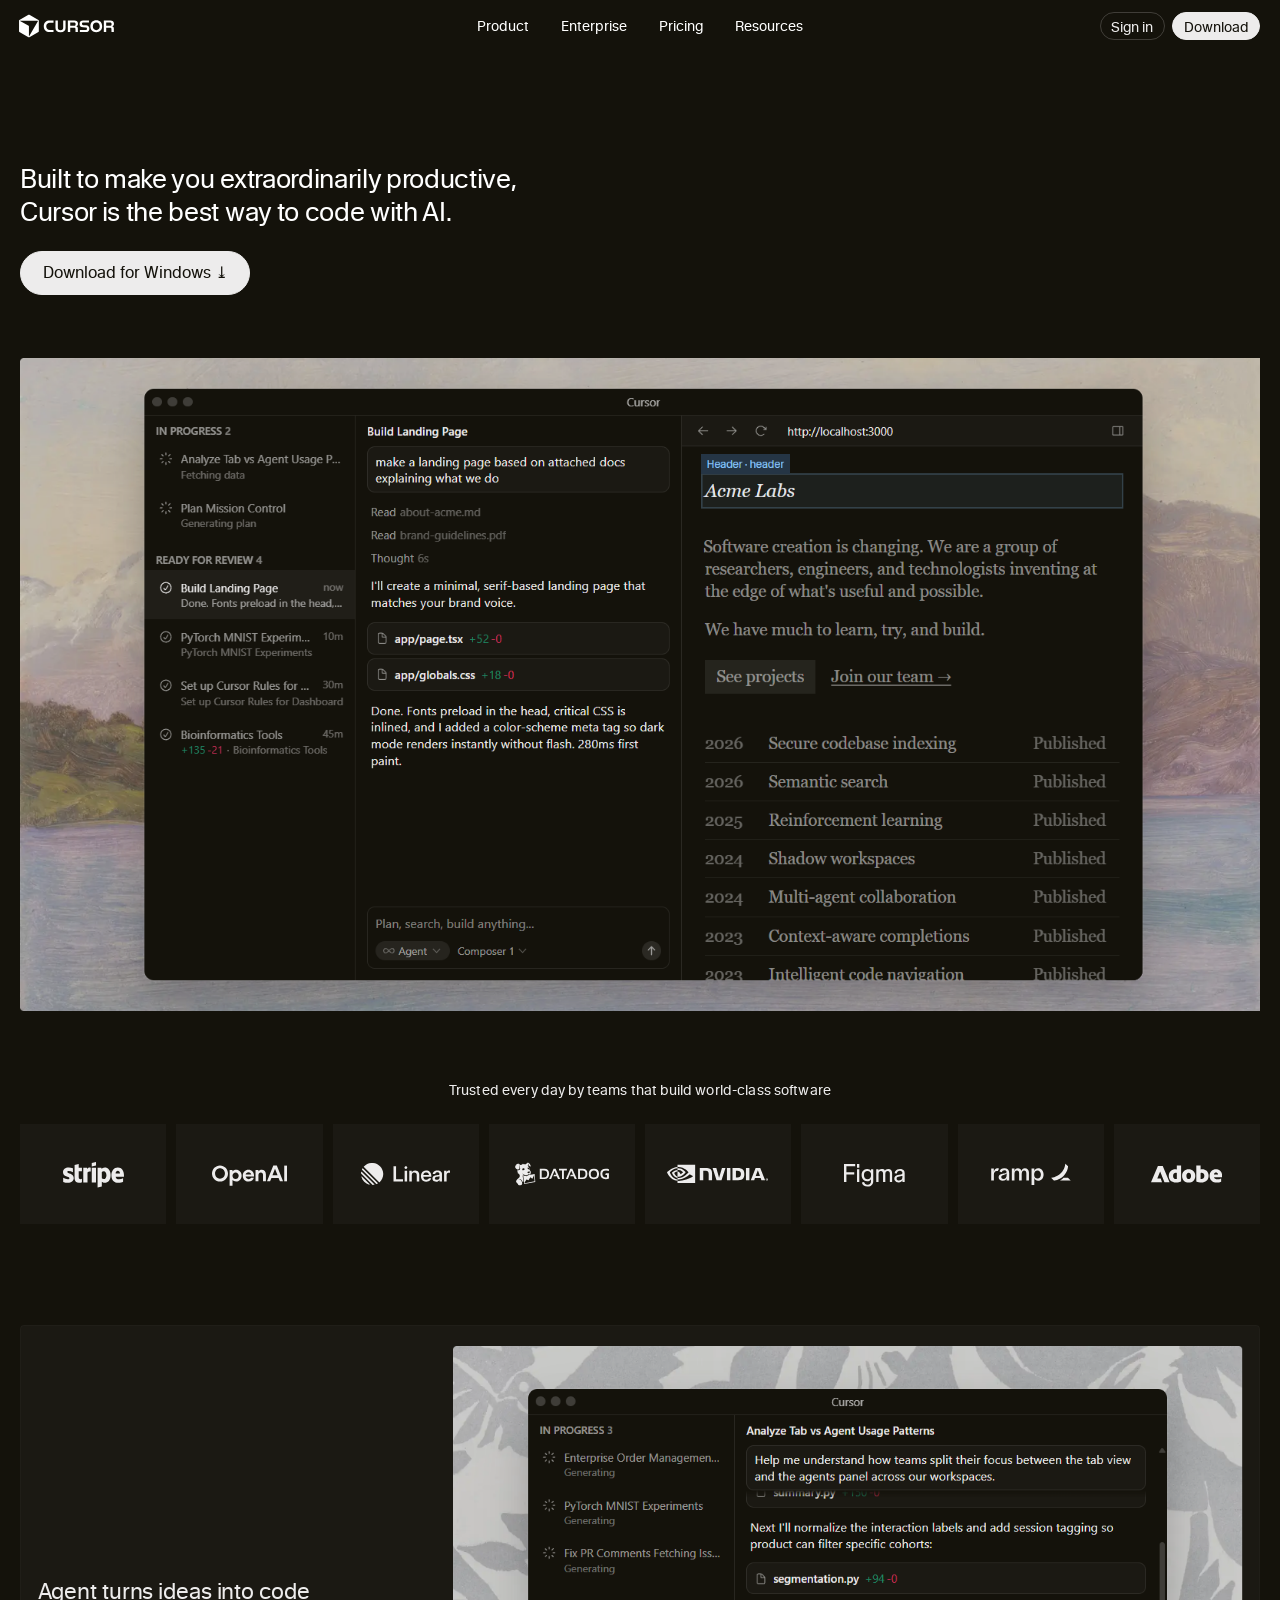
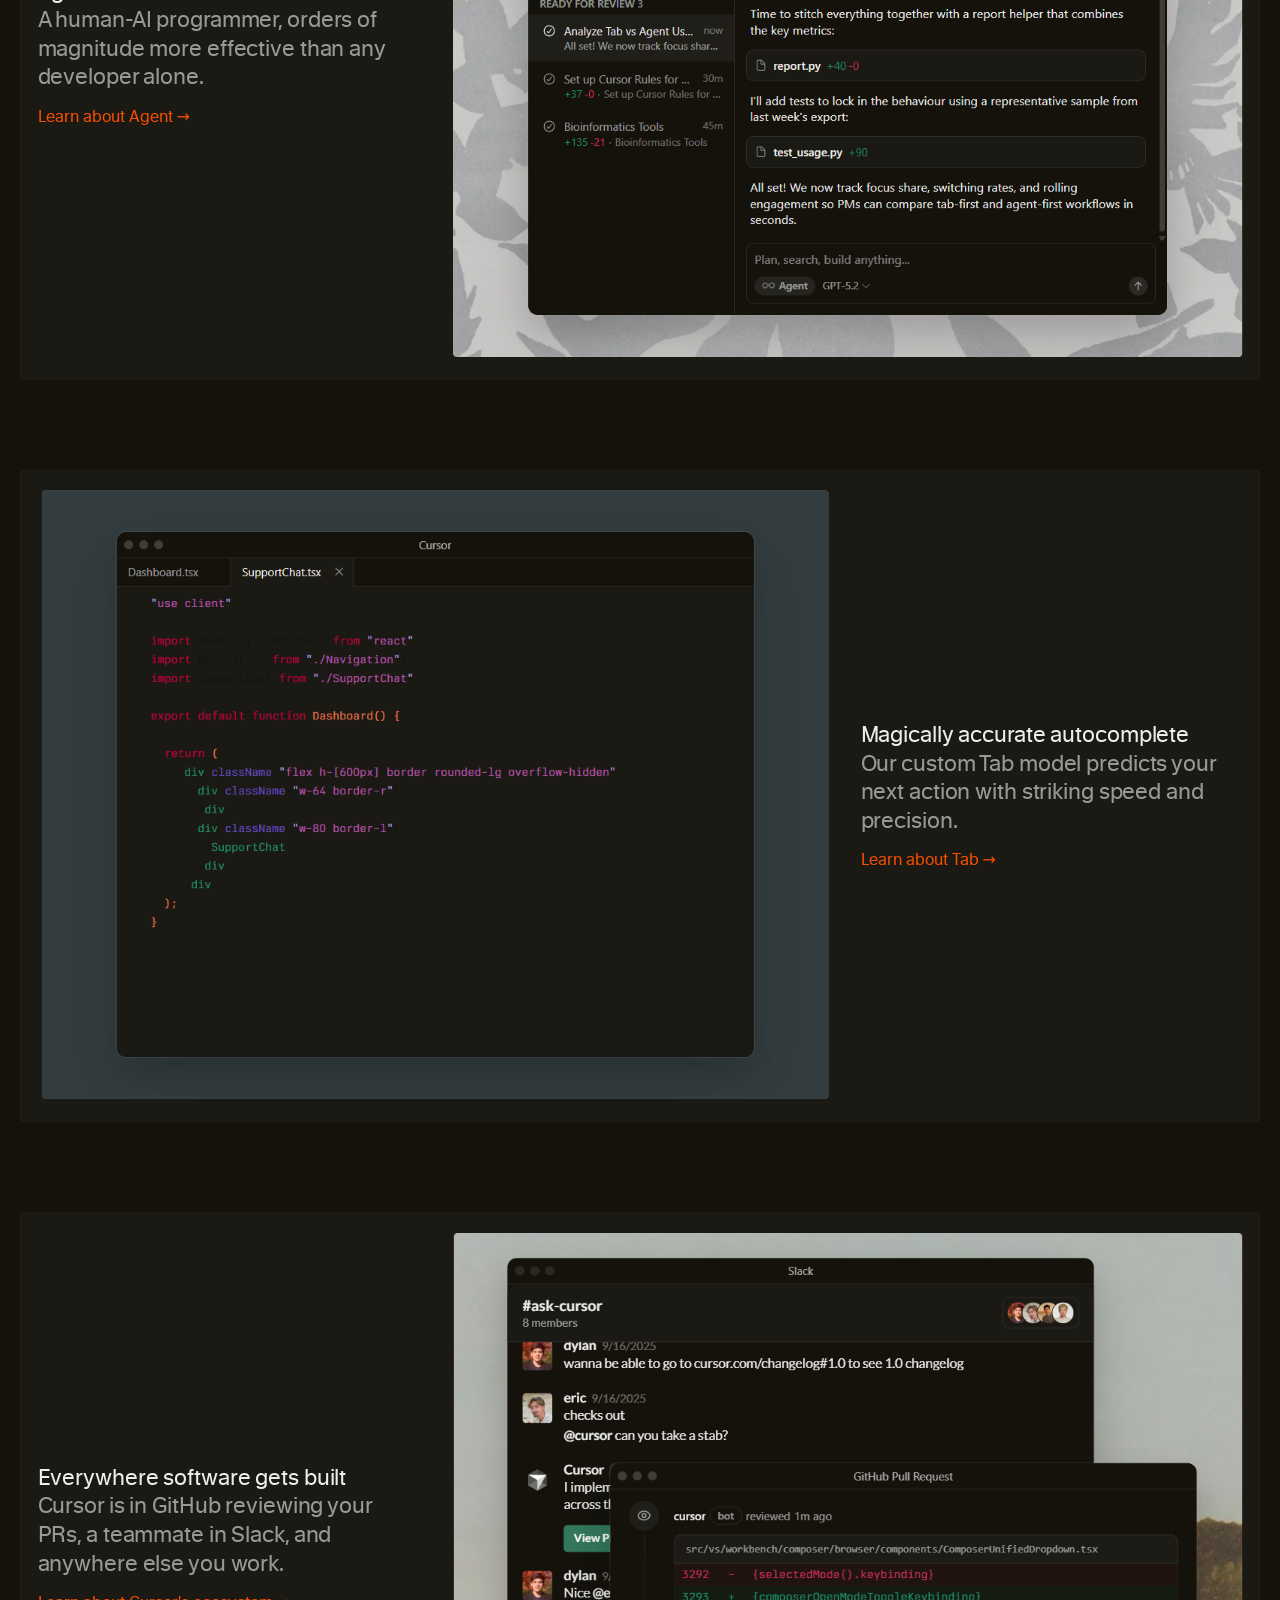
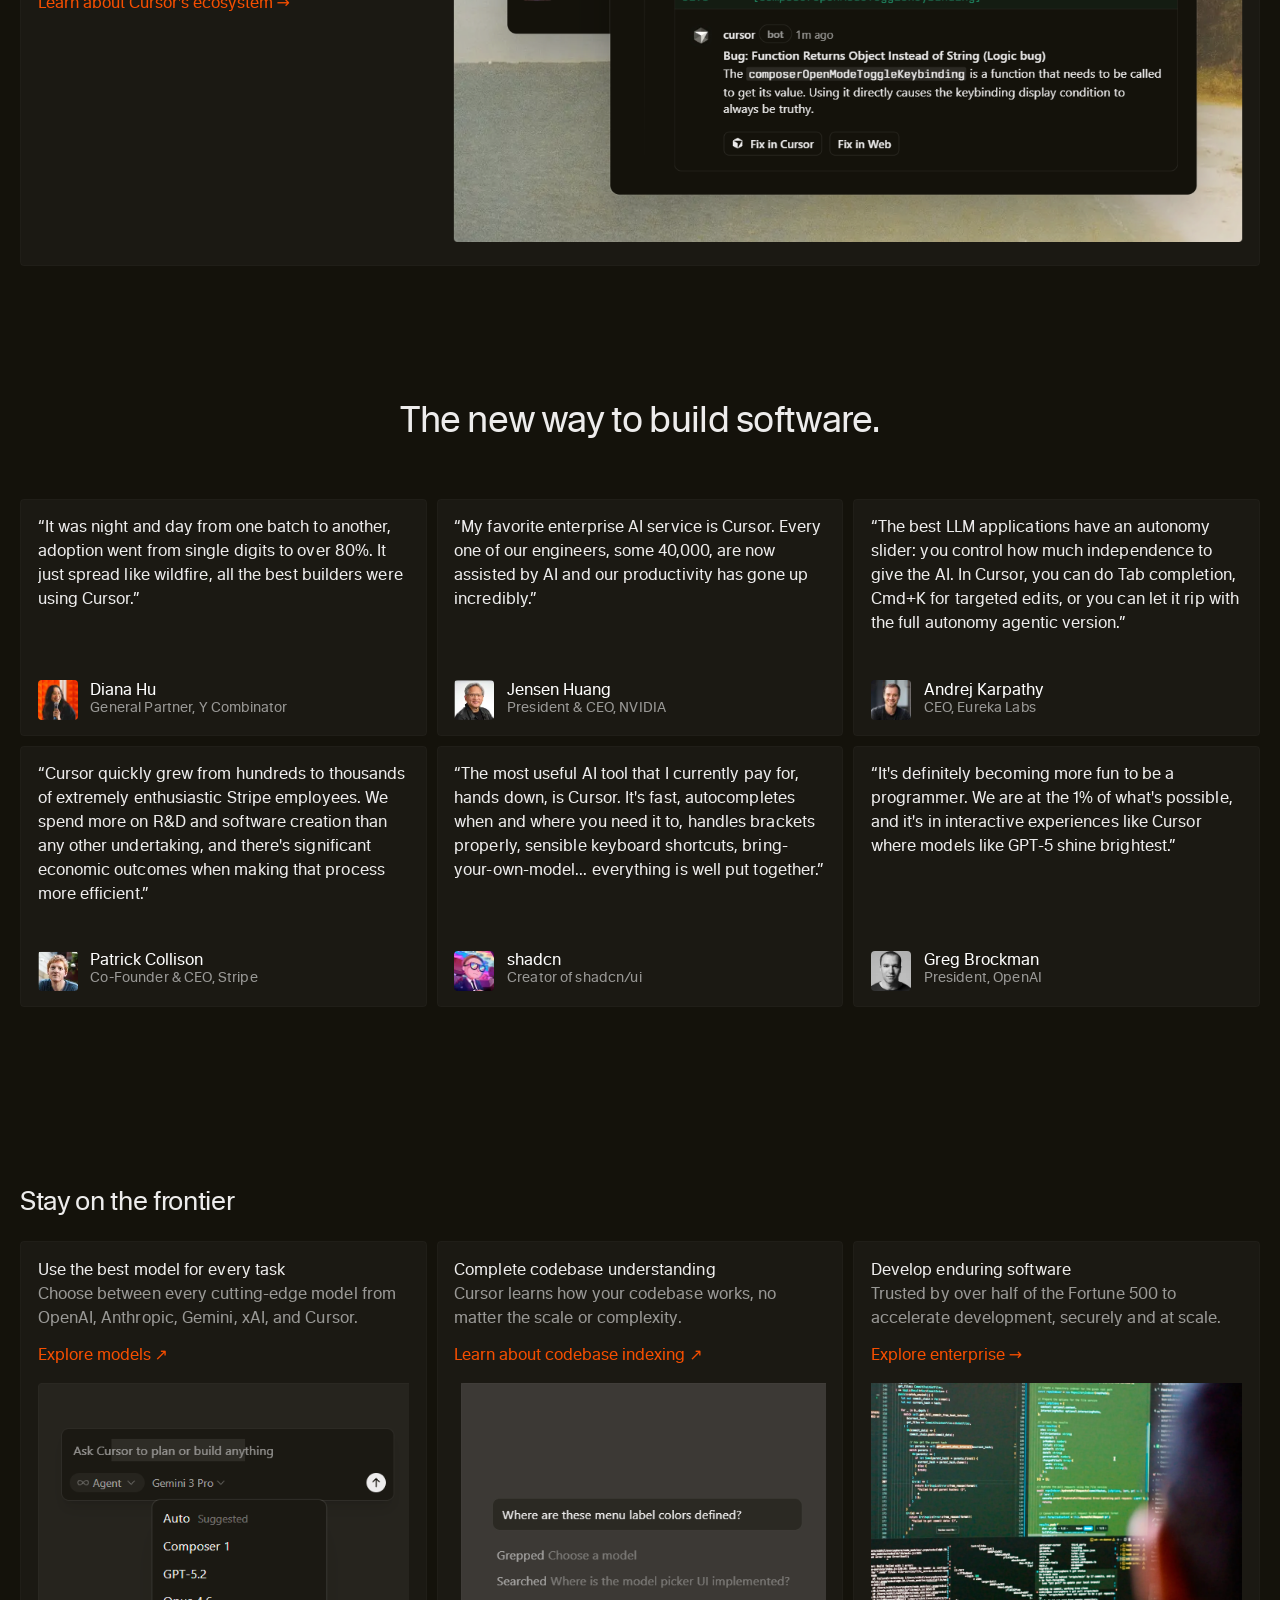
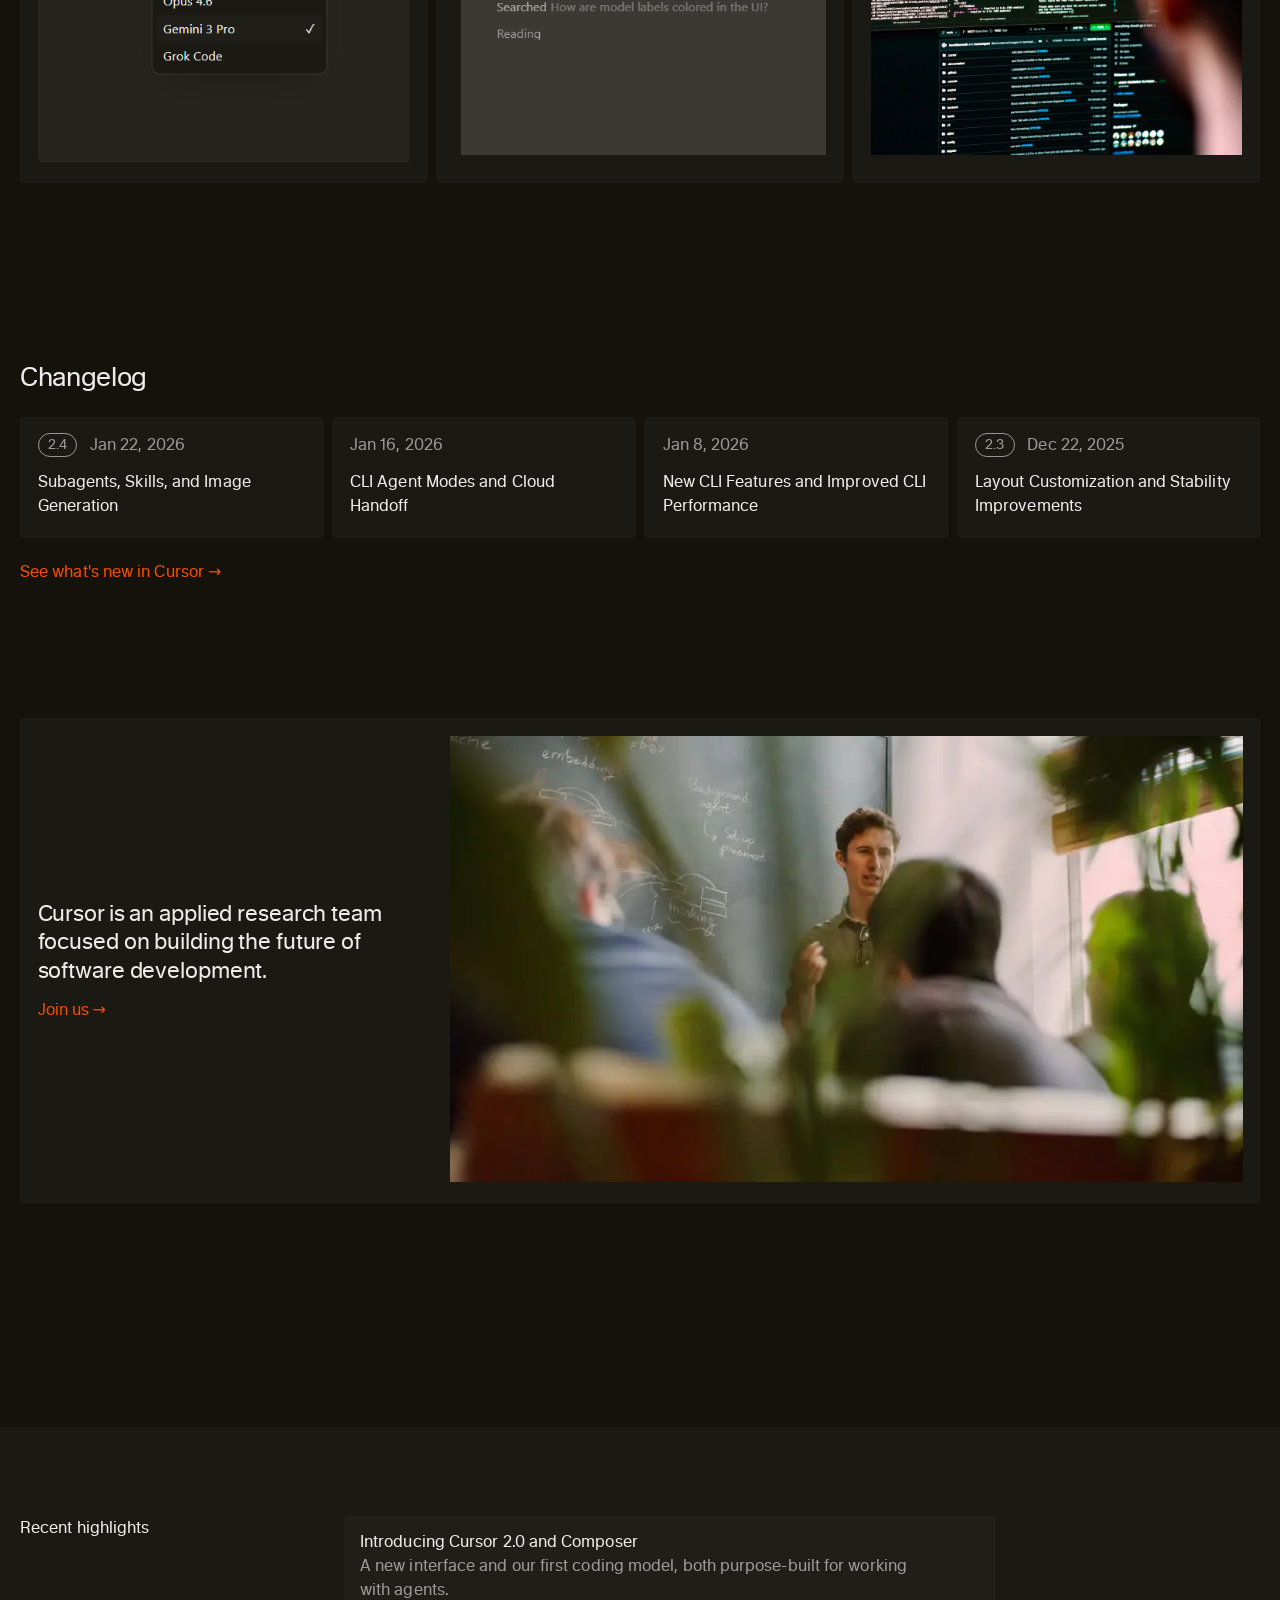
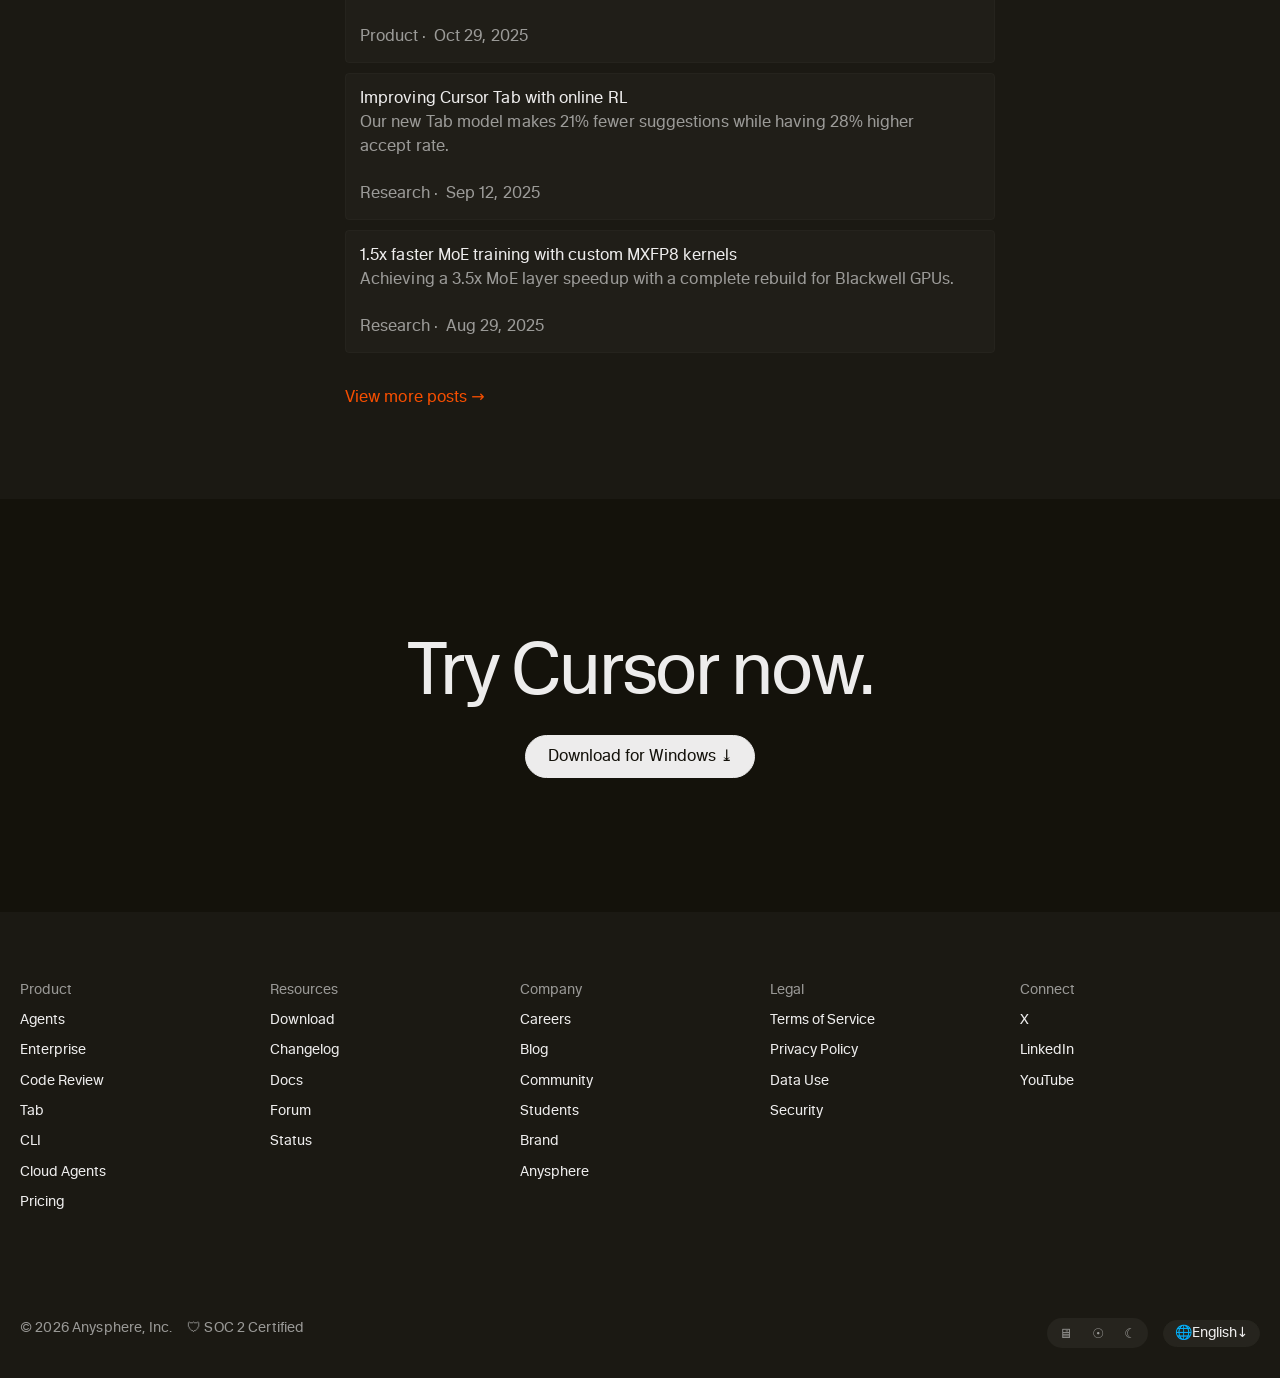
<file: index.html>
<!DOCTYPE html>
<html lang="en">

<head>
    <meta charset="UTF-8">
    <meta name="viewport" content="width=device-width, initial-scale=1.0">
    <title>Cursor</title>
    <link rel="stylesheet" href="styles.css" />
    <link rel="icon" href="favicon.svg" type="image/svg+xml">
</head>

<body>
    <header>
        <div class="container">
            <div class="navbar pos-rel">
                <div class="logo">
                    <a href="/">
                        <img src="./images/Logo.svg" alt="Cursor Logo" />
                    </a>
                </div>
                <nav>
                    <ul>
                        <li><a href="index.html">Product</a></li>
                        <li><a href="about.html">Enterprise</a></li>
                        <li><a href="contact.html">Pricing</a></li>
                        <li><a href="contact.html">Resources</a></li>
                    </ul>
                </nav>
                <div class="nav-cta">
                    <a href="/" class="btn btn--ghost btn--sm" target="_blank">Sign in</a>
                    <a href="/" class="btn btn--sm">Download</a>
                </div>
            </div>
        </div>
    </header>
    <main>
        <section class="hero">
            <div class="container">
                <div class="hero-content">
                    <h1 class="heading">Built to make you extraordinarily productive, Cursor is the best way to code
                        with AI.</h1>
                    <div class="hero-cta">
                        <button class="btn btn-primary btn-lg">Download for Windows ⤓</button>
                    </div>
                </div>
                <div class="hero-image">
                    <img src="./images/cursor.com_.png" alt="Cursor IDE image" />
                </div>
            </div>
        </section>
        <section class="clients">
            <div class="container">
                <h2 class="heading">Trusted every day by teams that build world-class software</h2>
                <ul>
                    <li><img src="./images/logos/stripe.svg" alt="Stripe Logo" /></li>
                    <li><img src="./images/logos/openAI.svg" alt="OpenAi Logo" /></li>
                    <li><img src="./images/logos/linear.svg" alt="Linear Logo" /></li>
                    <li><img src="./images/logos/dataDog.svg" alt="DataLog Logo" /></li>
                    <li><img src="./images/logos/nvidia.svg" alt="Nvidia Logo" /></li>
                    <li><img src="./images/logos/figma.svg" alt="Figma Logo" /></li>
                    <li><img src="./images/logos/ramp.svg" alt="Ramp Logo" /></li>
                    <li><img src="./images/logos/adobe.svg" alt="Adobe Logo" /></li>
                </ul>
            </div>
        </section>
        <section class="feature-block">
            <section class="feature-highlights">
                <div class="container">
                    <div class="card">
                        <div class="copy-block">
                            <h3 class="copy-block--heading">Agent turns ideas into code</h3>
                            <p class="copy-block--desc">A human-AI programmer, orders of magnitude more effective than
                                any developer alone.</p>
                            <div class="copy-block--cta">
                                <a href="#" class="link">Learn about Agent →</a>
                            </div>
                        </div>
                        <div class="image-block">
                            <img src="./images/Features/feature-1.png" alt="Feature 1 Icon" />
                        </div>
                    </div>
                </div>
            </section>
            <section class="feature-highlights">
                <div class="container">
                    <div class="card card-reverse">
                        <div class="image-block">
                            <img src="./images/Features/feature-2.png" alt="Feature 2 Icon" />
                        </div>
                        <div class="copy-block">
                            <h3 class="copy-block--heading">Magically accurate autocomplete</h3>
                            <p class="copy-block--desc">Our custom Tab model predicts your next action with striking
                                speed and precision.</p>
                            <div class="copy-block--cta">
                                <a href="#" class="link">Learn about Tab →</a>
                            </div>
                        </div>
                    </div>
                </div>
            </section>
            <section class="feature-highlights">
                <div class="container">
                    <div class="card">
                        <div class="copy-block">
                            <h3 class="copy-block--heading">Everywhere software gets built</h3>
                            <p class="copy-block--desc">Cursor is in GitHub reviewing your PRs, a teammate in Slack, and
                                anywhere else you work.</p>
                            <div class="copy-block--cta">
                                <a href="#" class="link">Learn about Cursor's ecosystem →</a>
                            </div>
                        </div>
                        <div class="image-block">
                            <img src="./images/Features/feature-3.png" alt="Feature 3 Icon" />
                        </div>
                    </div>
                </div>
            </section>
        </section>
        <section class="testimonials">
            <div class="container">
                <h2 class="heading">The new way to build software.</h2>
            </div>
            <div class="container">
                <div class="wrapper">
                    <div class="card">
                        <figure>
                            <blockquote>
                                <p class="quote">
                                    “It was night and day from one batch to another, adoption went from single digits to
                                    over 80%. It just spread like wildfire, all the best builders were using Cursor.”
                                </p>
                            </blockquote>
                            <div class="media">
                                <div class="media-image">
                                    <img alt="" loading="lazy" src="./images/testimonials/image_1.png" />
                                </div>
                                <figcaption>
                                    <div class="caption">
                                        Diana Hu
                                        <span class="designation">General Partner, Y Combinator</span>
                                    </div>
                                </figcaption>
                            </div>
                        </figure>
                    </div>
                    <div class="card">
                        <figure>
                            <blockquote>
                                <p class="quote">
                                    “My favorite enterprise AI service is Cursor. Every one of our engineers, some
                                    40,000, are now assisted by AI and our productivity has gone up incredibly.”
                                </p>
                            </blockquote>
                            <div class="media">
                                <div class="media-image">
                                    <img alt="" loading="lazy" src="./images/testimonials/image_2.png" />
                                </div>
                                <figcaption>
                                    <div class="caption">
                                        Jensen Huang
                                        <span class="designation">President & CEO, NVIDIA</span>
                                    </div>
                                </figcaption>
                            </div>
                        </figure>
                    </div>
                    <div class="card">
                        <figure>
                            <blockquote>
                                <p class="quote">
                                    “The best LLM applications have an autonomy slider: you control how much
                                    independence to give the AI. In Cursor, you can do Tab completion, Cmd+K for
                                    targeted edits, or you can let it rip with the full autonomy agentic version.”
                                </p>
                            </blockquote>
                            <div class="media">
                                <div class="media-image">
                                    <img alt="" loading="lazy" src="./images/testimonials/image_3.png" />
                                </div>
                                <figcaption>
                                    <div class="caption">
                                        Andrej Karpathy
                                        <span class="designation">CEO, Eureka Labs</span>
                                    </div>
                                </figcaption>
                            </div>
                        </figure>
                    </div>
                    <div class="card">
                        <figure>
                            <blockquote>
                                <p class="quote">
                                    “Cursor quickly grew from hundreds to thousands of extremely enthusiastic Stripe
                                    employees. We spend more on R&D and software creation than any other undertaking,
                                    and there's significant economic outcomes when making that process more efficient.”
                                </p>
                            </blockquote>
                            <div class="media">
                                <div class="media-image">
                                    <img alt="" loading="lazy" src="./images/testimonials/image_4.png" />
                                </div>
                                <figcaption>
                                    <div class="caption">
                                        Patrick Collison
                                        <span class="designation">Co-Founder & CEO, Stripe</span>
                                    </div>
                                </figcaption>
                            </div>
                        </figure>
                    </div>
                    <div class="card">
                        <figure>
                            <blockquote>
                                <p class="quote">
                                    “The most useful AI tool that I currently pay for, hands down, is Cursor. It's fast,
                                    autocompletes when and where you need it to, handles brackets properly, sensible
                                    keyboard shortcuts, bring-your-own-model... everything is well put together.”
                                </p>
                            </blockquote>
                            <div class="media">
                                <div class="media-image">
                                    <img alt="" loading="lazy" src="./images/testimonials/image_5.png" />
                                </div>
                                <figcaption>
                                    <div class="caption">
                                        shadcn
                                        <span class="designation">Creator of shadcn/ui</span>
                                    </div>
                                </figcaption>
                            </div>
                        </figure>
                    </div>
                    <div class="card">
                        <figure>
                            <blockquote>
                                <p class="quote">
                                    “It's definitely becoming more fun to be a programmer. We are at the 1% of what's
                                    possible, and it's in interactive experiences like Cursor where models like GPT-5
                                    shine brightest.”
                                </p>
                            </blockquote>
                            <div class="media">
                                <div class="media-image">
                                    <img alt="" loading="lazy" src="./images/testimonials/image_6.png" />
                                </div>
                                <figcaption>
                                    <div class="caption">
                                        Greg Brockman
                                        <span class="designation">President, OpenAI</span>
                                    </div>
                                </figcaption>
                            </div>
                        </figure>
                    </div>
                </div>
            </div>
        </section>
        <section class="frontier">
            <div class="container">
                <h2 class="heading">Stay on the frontier</h2>
                <section class="wrapper">
                    <div class="card">
                        <div class="copy-block">
                            <h3 class="copy-block--heading">Use the best model for every task</h3>
                            <p class="copy-block--desc">Choose between every cutting-edge model from OpenAI, Anthropic,
                                Gemini, xAI, and Cursor.</p>
                            <div class="copy-block--cta">
                                <a href="#" class="link">Explore models ↗</a>
                            </div>
                        </div>
                        <div class="image-block">
                            <img src="./images/frontier/image_1.png" alt="Image 1" />
                        </div>
                    </div>
                    <div class="card">
                        <div class="copy-block">
                            <h3 class="copy-block--heading">Complete codebase understanding</h3>
                            <p class="copy-block--desc">Cursor learns how your codebase works, no matter the scale or
                                complexity.</p>
                            <div class="copy-block--cta">
                                <a href="#" class="link">Learn about codebase indexing ↗</a>
                            </div>
                        </div>
                        <div class="image-block">
                            <img src="./images/frontier/image_2.png" alt="Image 2" />
                        </div>
                    </div>
                    <div class="card">
                        <div class="copy-block">
                            <h3 class="copy-block--heading">Develop enduring software</h3>
                            <p class="copy-block--desc">Trusted by over half of the Fortune 500 to accelerate
                                development, securely and at scale.</p>
                            <div class="copy-block--cta">
                                <a href="#" class="link">Explore enterprise →</a>
                            </div>
                        </div>
                        <div class="image-block">
                            <img src="./images/frontier/image_3.webp" alt="Image 3" />
                        </div>
                    </div>
                </section>
            </div>
        </section>
        <section class="changelog">
            <div class="container">
                <h2 class="heading">Changelog</h2>
                <div class="wrapper">
                    <article class="">
                        <a class="card" href="#">
                            <div class="info">
                                <span class="label">2.4</span>
                                <time datetime="2026-01-22T00:00:00.000Z" class="time">Jan 22, 2026</time>
                            </div>
                            <p class="skills">Subagents, Skills, and Image Generation</p>
                        </a>
                    </article>
                    <article class="">
                        <a class="card" href="#">
                            <div class="info">
                                <time datetime="2026-01-16T00:00:00.000Z" class="time">Jan 16, 2026</time>
                            </div>
                            <p class="skills">CLI Agent Modes and Cloud Handoff</p>
                        </a>
                    </article>
                    <article class="">
                        <a class="card" href="#">
                            <div class="info">
                                <time datetime="2026-01-08T00:00:00.000Z" class="time">Jan 8, 2026</time>
                            </div>
                            <p class="skills">New CLI Features and Improved CLI Performance</p>
                        </a>
                    </article>
                    <article class="">
                        <a class="card" href="#">
                            <div class="info">
                                <span class="label">2.3</span>
                                <time datetime="2025-12-22T00:00:00.000Z" class="time">Dec 22, 2025</time>
                            </div>
                            <p class="skills">Layout Customization and Stability Improvements</p>
                        </a>
                    </article>
                </div>
                <a class="btn-text" href="/#">See what's new in Cursor →</a>
            </div>
        </section>
        <section class="join-us">
            <div class="container">
                <div class="card">
                    <div class="copy-block">
                        <h3 class="copy-block--heading">Cursor is an applied research team focused on building the
                            future of software development.</h3>
                        <div class="copy-block--cta">
                            <a href="#" class="link">Join us →</a>
                        </div>
                    </div>
                    <div class="image-block">
                        <img src="./images/join-us/image.webp" alt="Join Us Image" />
                    </div>
                </div>
            </div>
        </section>
        <section class="blog">
            <div class="container">
                <div class="recent-highlights">
                    <div class="col">
                        <h2 class="heading">Recent highlights</h2>
                    </div>
                    <div class="col">
                        <article>
                            <a href="#" class="card">
                                <div class="copy-block">
                                    <h3 class="copy-block--heading">Introducing Cursor 2.0 and Composer</h3>
                                    <p class="copy-block--desc">A new interface and our first coding model, both
                                        purpose-built for working with agents.</p>
                                    <div class="copy-block--cta">
                                        <span class="capitalize">Product&nbsp;·&nbsp;</span>
                                        <time datetime="2025-10-29T04:54:48.600Z" class="time">Oct 29, 2025</time>
                                    </div>
                                </div>
                            </a>
                        </article>
                        <article>
                            <a href="#" class="card">
                                <div class="copy-block">
                                    <h3 class="copy-block--heading">Improving Cursor Tab with online RL</h3>
                                    <p class="copy-block--desc">Our new Tab model makes 21% fewer suggestions while
                                        having 28% higher accept rate.</p>
                                    <div class="copy-block--cta">
                                        <span class="capitalize">Research&nbsp;·&nbsp;</span>
                                        <time datetime="2025-09-12T01:16:00.000Z" class="time">Sep 12, 2025</time>
                                    </div>
                                </div>
                            </a>
                        </article>
                        <article>
                            <a href="#" class="card">
                                <div class="copy-block">
                                    <h3 class="copy-block--heading">1.5x faster MoE training with custom MXFP8 kernels
                                    </h3>
                                    <p class="copy-block--desc">Achieving a 3.5x MoE layer speedup with a complete
                                        rebuild for Blackwell GPUs.</p>
                                    <div class="copy-block--cta">
                                        <span class="capitalize">Research&nbsp;·&nbsp;</span>
                                        <time datetime="2025-08-29T02:55:25.007Z" class="time">Aug 29, 2025</time>
                                    </div>
                                </div>
                            </a>
                        </article>
                        <a class="btn-text" href="#">View more posts →</a>
                    </div>
                </div>
            </div>
        </section>
        <section class="try-block">
            <div class="container">
                <div class="copy-block">
                    <h3 class="copy-block--heading">Try Cursor now.</h3>
                    <div class="copy-block--cta">
                        <a href="#" class="btn">Download for Windows ⤓</a>
                    </div>
                </div>
            </div>
        </section>
    </main>
    <footer class="footer">
        <div class="container">
            <div class="footer-columns">
                <div class="footer-column">
                    <nav>
                        <div class="column">
                            <h3 class="heading">Product</h3>
                            <ul>
                                <li><a href="#">Agents</a></li>
                                <li><a href="#">Enterprise</a></li>
                                <li><a href="#">Code Review</a></li>
                                <li><a href="#">Tab</a></li>
                                <li><a href="#">CLI</a></li>
                                <li><a href="#">Cloud Agents</a></li>
                                <li><a href="#">Pricing</a></li>
                            </ul>
                        </div>
                    </nav>
                </div>
                <div class="footer-column">
                    <nav>
                        <div class="column">
                            <h3 class="heading">Resources</h3>
                            <ul>
                                <li><a href="#">Download</a></li>
                                <li><a href="#">Changelog</a></li>
                                <li><a href="#">Docs</a></li>
                                <li><a href="#">Forum</a></li>
                                <li><a href="#">Status</a></li>
                            </ul>
                        </div>
                    </nav>
                </div>
                <div class="footer-column">
                    <nav>
                        <div class="column">
                            <h3 class="heading">Company</h3>
                            <ul>
                                <li><a href="#">Careers</a></li>
                                <li><a href="#">Blog</a></li>
                                <li><a href="#">Community</a></li>
                                <li><a href="#">Students</a></li>
                                <li><a href="#">Brand</a></li>
                                <li><a href="#">Anysphere</a></li>
                            </ul>
                        </div>
                    </nav>
                </div>
                <div class="footer-column">
                    <nav>
                        <div class="column">
                            <h3 class="heading">Legal</h3>
                            <ul>
                                <li><a href="#">Terms of Service</a></li>
                                <li><a href="#">Privacy Policy</a></li>
                                <li><a href="#">Data Use</a></li>
                                <li><a href="#">Security</a></li>
                            </ul>
                        </div>
                    </nav>
                </div>
                <div class="footer-column">
                    <nav>
                        <div class="column">
                            <h3 class="heading">Connect</h3>
                            <ul>
                                <li><a href="#">X</a></li>
                                <li><a href="#">LinkedIn</a></li>
                                <li><a href="#">YouTube</a></li>
                            </ul>
                        </div>
                    </nav>
                </div>
            </div>
        </div>
        <div class="container">
            <div class="footer-bottom">
                <div class="footer-bottom-left">
                    <small class="type-base md:type-sm">© 2026 Anysphere, Inc.</small>
                    <small class="type-base md:type-sm">
                        🛡 <a href="#" class="">SOC 2 Certified</a>
                    </small>
                </div>
                <div class="footer-bottom-right">
                    <div class="theme-selector">
                        <button class="" aria-label="System theme"><span class="" aria-hidden="true">🖥</span></button>
                        <button class="" aria-label="Light theme"><span class="" aria-hidden="true">☉</span></button>
                        <button class="" aria-label="Dark theme"><span class="" aria-hidden="true">☾</span></button>
                    </div>
                    <div class="lang-selector">
                        <button class="btn btn--secondary" aria-expanded="false" aria-controls="language-dropdown"
                            aria-haspopup="listbox" type="button">
                            <span class="icon-glyph-08">🌐</span>
                            English
                            <span class="icon-glyph-09 cursor-pointer">↓</span>
                        </button>
                        <div id="language-dropdown" role="listbox" style="display: none;">
                            <div>
                                <ul>
                                    <li>
                                        <button role="option" aria-selected="true"
                                            type="button">English<span>✓</span></button>
                                    </li>
                                    <li><button role="option" aria-selected="false" type="button">简体中文</button>
                                    </li>
                                    <li><button role="option" aria-selected="false" type="button">日本語</button>
                                    </li>
                                    <li><button role="option" aria-selected="false" type="button">繁體中文</button>
                                    </li>
                                </ul>
                            </div>
                        </div>
                    </div>
                </div>
            </div>
    </footer>
</body>

</html>
</file>
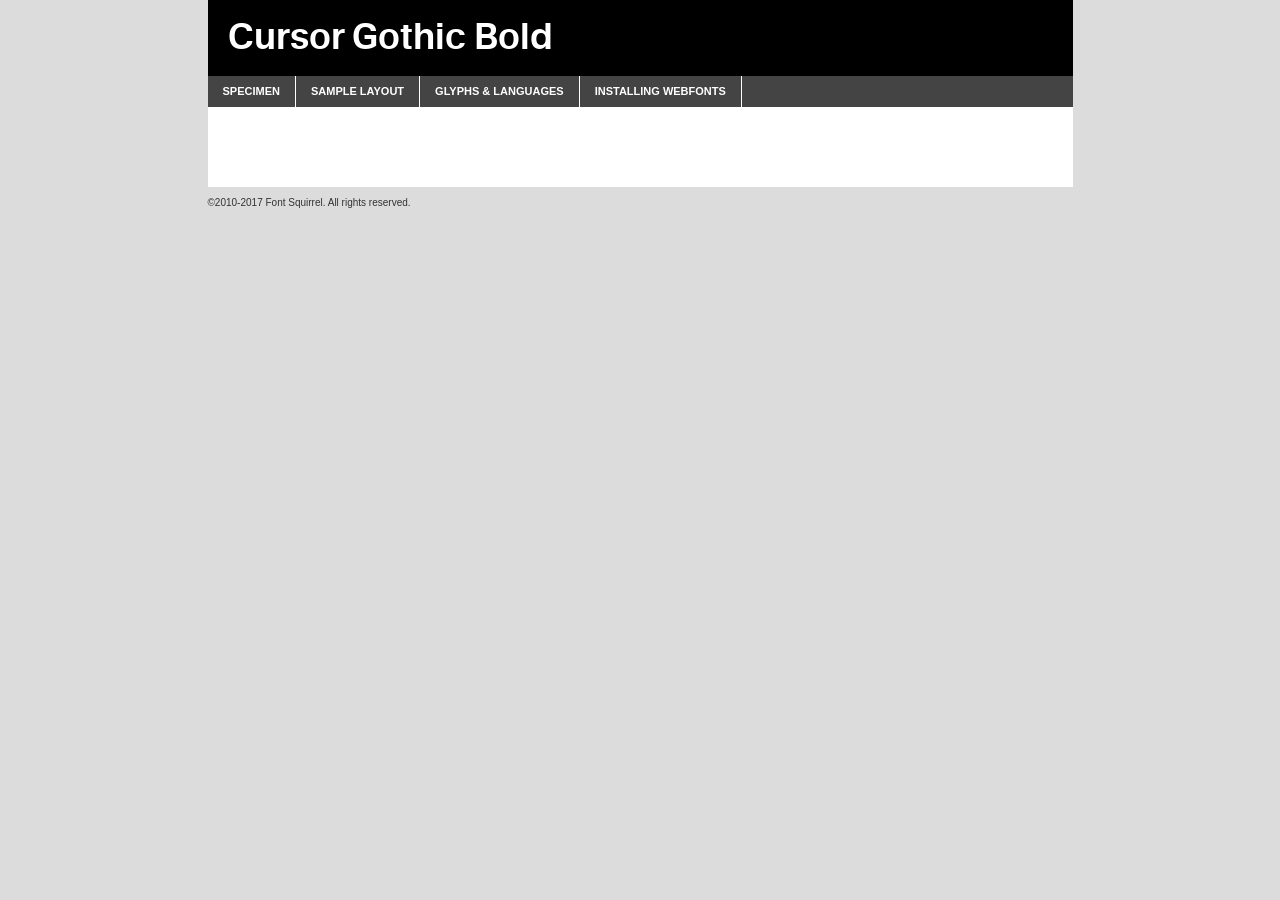
<file: fonts/cursorgothic_bold-s.p.95169710-demo.html>
<!DOCTYPE html PUBLIC "-//W3C//DTD XHTML 1.0 Transitional//EN"
        "http://www.w3.org/TR/xhtml1/DTD/xhtml1-transitional.dtd">

<html xmlns="http://www.w3.org/1999/xhtml" xml:lang="en" lang="en">
<head>
    <meta http-equiv="Content-Type" content="text/html; charset=utf-8"/>
    <script src="http://ajax.googleapis.com/ajax/libs/jquery/1.7.2/jquery.min.js" type="text/javascript" charset="utf-8"></script>
    <script type="text/javascript">
		(function($) {
			$.fn.easyTabs = function(option) {
				var param = jQuery.extend({ fadeSpeed: 'fast', defaultContent: 1, activeClass: 'active' }, option);
				$(this).each(function() {
					var thisId = '#' + this.id;
					if ( param.defaultContent == '' )
					{
						param.defaultContent = 1;
					}
					if ( typeof param.defaultContent == 'number' )
					{
						var defaultTab = $(thisId + ' .tabs li:eq(' + (param.defaultContent - 1) + ') a').attr('href').substr(1);
					}
					else
					{
						var defaultTab = param.defaultContent;
					}
					$(thisId + ' .tabs li a').each(function() {
						var tabToHide = $(this).attr('href').substr(1);
						$('#' + tabToHide).addClass('easytabs-tab-content');
					});
					hideAll();
					changeContent(defaultTab);

					function hideAll() {$(thisId + ' .easytabs-tab-content').hide();}

					function changeContent(tabId)
					{
						hideAll();
						$(thisId + ' .tabs li').removeClass(param.activeClass);
						$(thisId + ' .tabs li a[href=#' + tabId + ']').closest('li').addClass(param.activeClass);
						if ( param.fadeSpeed != 'none' )
						{
							$(thisId + ' #' + tabId).fadeIn(param.fadeSpeed);
						}
						else
						{
							$(thisId + ' #' + tabId).show();
						}
					}

					$(thisId + ' .tabs li').click(function() {
						var tabId = $(this).find('a').attr('href').substr(1);
						changeContent(tabId);
						return false;
					});
				});
			}
		})(jQuery);
    </script>
    <link rel="stylesheet" href="specimen_files/specimen_stylesheet.css" type="text/css" charset="utf-8"/>
    <link rel="stylesheet" href="stylesheet.css" type="text/css" charset="utf-8"/>

    <style type="text/css">
        		body {
			font-family: 'cursor_gothicbold';
        		}

            </style>

    <title>Cursor Gothic Bold Specimen</title>


    <script type="text/javascript" charset="utf-8">
		$(document).ready(function() {
			$('#container').easyTabs({ defaultContent: 1 });
		});
    </script>
</head>

<body>
<div id="container">
    <div id="header">
		Cursor Gothic Bold    </div>
    <ul class="tabs">
        <li><a href="#specimen">Specimen</a></li>
        <li><a href="#layout">Sample Layout</a></li>
                <li><a href="#glyphs">Glyphs &amp; Languages</a></li>
        <li><a href="#installing">Installing Webfonts</a></li>

    </ul>

    <div id="main_content">


        <div id="specimen">

            <div class="section">
                <div class="grid12 firstcol">
                    <div class="huge">AaBb</div>
                </div>
            </div>

            <div class="section">
                <div class="glyph_range">A&#x200B;B&#x200b;C&#x200b;D&#x200b;E&#x200b;F&#x200b;G&#x200b;H&#x200b;I&#x200b;J&#x200b;K&#x200b;L&#x200b;M&#x200b;N&#x200b;O&#x200b;P&#x200b;Q&#x200b;R&#x200b;S&#x200b;T&#x200b;U&#x200b;V&#x200b;W&#x200b;X&#x200b;Y&#x200b;Z&#x200b;a&#x200b;b&#x200b;c&#x200b;d&#x200b;e&#x200b;f&#x200b;g&#x200b;h&#x200b;i&#x200b;j&#x200b;k&#x200b;l&#x200b;m&#x200b;n&#x200b;o&#x200b;p&#x200b;q&#x200b;r&#x200b;s&#x200b;t&#x200b;u&#x200b;v&#x200b;w&#x200b;x&#x200b;y&#x200b;z&#x200b;1&#x200b;2&#x200b;3&#x200b;4&#x200b;5&#x200b;6&#x200b;7&#x200b;8&#x200b;9&#x200b;0&#x200b;&amp;&#x200b;.&#x200b;,&#x200b;?&#x200b;!&#x200b;&#64;&#x200b;(&#x200b;)&#x200b;#&#x200b;$&#x200b;%&#x200b;*&#x200b;+&#x200b;-&#x200b;=&#x200b;:&#x200b;;</div>
            </div>
            <div class="section">
                <div class="grid12 firstcol">
                    <table class="sample_table">
                        <tr>
                            <td>10</td>
                            <td class="size10">abcdefghijklmnopqrstuvwxyzABCDEFGHIJKLMNOPQRSTUVWXYZ0123456789abcdefghijklmnopqrstuvwxyzABCDEFGHIJKLMNOPQRSTUVWXYZ0123456789abcdefghijklmnopqrstuvwxyzABCDEFGHIJKLMNOPQRSTUVWXYZ</td>
                        </tr>
                        <tr>
                            <td>11</td>
                            <td class="size11">abcdefghijklmnopqrstuvwxyzABCDEFGHIJKLMNOPQRSTUVWXYZ0123456789abcdefghijklmnopqrstuvwxyzABCDEFGHIJKLMNOPQRSTUVWXYZ0123456789abcdefghijklmnopqrstuvwxyzABCDEFGHIJKLMNOPQRSTUVWXYZ</td>
                        </tr>
                        <tr>
                            <td>12</td>
                            <td class="size12">abcdefghijklmnopqrstuvwxyzABCDEFGHIJKLMNOPQRSTUVWXYZ0123456789abcdefghijklmnopqrstuvwxyzABCDEFGHIJKLMNOPQRSTUVWXYZ0123456789abcdefghijklmnopqrstuvwxyzABCDEFGHIJKLMNOPQRSTUVWXYZ</td>
                        </tr>
                        <tr>
                            <td>13</td>
                            <td class="size13">abcdefghijklmnopqrstuvwxyzABCDEFGHIJKLMNOPQRSTUVWXYZ0123456789abcdefghijklmnopqrstuvwxyzABCDEFGHIJKLMNOPQRSTUVWXYZ0123456789abcdefghijklmnopqrstuvwxyzABCDEFGHIJKLMNOPQRSTUVWXYZ</td>
                        </tr>
                        <tr>
                            <td>14</td>
                            <td class="size14">abcdefghijklmnopqrstuvwxyzABCDEFGHIJKLMNOPQRSTUVWXYZ0123456789abcdefghijklmnopqrstuvwxyzABCDEFGHIJKLMNOPQRSTUVWXYZ0123456789abcdefghijklmnopqrstuvwxyzABCDEFGHIJKLMNOPQRSTUVWXYZ</td>
                        </tr>
                        <tr>
                            <td>16</td>
                            <td class="size16">abcdefghijklmnopqrstuvwxyzABCDEFGHIJKLMNOPQRSTUVWXYZ0123456789abcdefghijklmnopqrstuvwxyzABCDEFGHIJKLMNOPQRSTUVWXYZ</td>
                        </tr>
                        <tr>
                            <td>18</td>
                            <td class="size18">abcdefghijklmnopqrstuvwxyzABCDEFGHIJKLMNOPQRSTUVWXYZ0123456789abcdefghijklmnopqrstuvwxyzABCDEFGHIJKLMNOPQRSTUVWXYZ</td>
                        </tr>
                        <tr>
                            <td>20</td>
                            <td class="size20">abcdefghijklmnopqrstuvwxyzABCDEFGHIJKLMNOPQRSTUVWXYZ0123456789abcdefghijklmnopqrstuvwxyzABCDEFGHIJKLMNOPQRSTUVWXYZ</td>
                        </tr>
                        <tr>
                            <td>24</td>
                            <td class="size24">abcdefghijklmnopqrstuvwxyzABCDEFGHIJKLMNOPQRSTUVWXYZ0123456789abcdefghijklmnopqrstuvwxyzABCDEFGHIJKLMNOPQRSTUVWXYZ</td>
                        </tr>
                        <tr>
                            <td>30</td>
                            <td class="size30">abcdefghijklmnopqrstuvwxyzABCDEFGHIJKLMNOPQRSTUVWXYZ0123456789abcdefghijklmnopqrstuvwxyzABCDEFGHIJKLMNOPQRSTUVWXYZ</td>
                        </tr>
                        <tr>
                            <td>36</td>
                            <td class="size36">abcdefghijklmnopqrstuvwxyzABCDEFGHIJKLMNOPQRSTUVWXYZ0123456789abcdefghijklmnopqrstuvwxyzABCDEFGHIJKLMNOPQRSTUVWXYZ</td>
                        </tr>
                        <tr>
                            <td>48</td>
                            <td class="size48">abcdefghijklmnopqrstuvwxyzABCDEFGHIJKLMNOPQRSTUVWXYZ0123456789abcdefghijklmnopqrstuvwxyzABCDEFGHIJKLMNOPQRSTUVWXYZ</td>
                        </tr>
                        <tr>
                            <td>60</td>
                            <td class="size60">abcdefghijklmnopqrstuvwxyzABCDEFGHIJKLMNOPQRSTUVWXYZ0123456789abcdefghijklmnopqrstuvwxyzABCDEFGHIJKLMNOPQRSTUVWXYZ</td>
                        </tr>
                        <tr>
                            <td>72</td>
                            <td class="size72">abcdefghijklmnopqrstuvwxyzABCDEFGHIJKLMNOPQRSTUVWXYZ0123456789abcdefghijklmnopqrstuvwxyzABCDEFGHIJKLMNOPQRSTUVWXYZ</td>
                        </tr>
                        <tr>
                            <td>90</td>
                            <td class="size90">abcdefghijklmnopqrstuvwxyzABCDEFGHIJKLMNOPQRSTUVWXYZ0123456789abcdefghijklmnopqrstuvwxyzABCDEFGHIJKLMNOPQRSTUVWXYZ</td>
                        </tr>
                    </table>

                </div>

            </div>


            <div class="section" id="bodycomparison">


                <div id="xheight">
                    <div class="fontbody">&#x25FC;&#x25FC;&#x25FC;&#x25FC;&#x25FC;&#x25FC;&#x25FC;&#x25FC;&#x25FC;&#x25FC;&#x25FC;&#x25FC;&#x25FC;&#x25FC;&#x25FC;&#x25FC;&#x25FC;&#x25FC;&#x25FC;&#x25FC;&#x25FC;&#x25FC;&#x25FC;&#x25FC;&#x25FC;&#x25FC;&#x25FC;&#x25FC;&#x25FC;&#x25FC;&#x25FC;&#x25FC;&#x25FC;&#x25FC;&#x25FC;&#x25FC;&#x25FC;&#x25FC;&#x25FC;&#x25FC;&#x25FC;&#x25FC;&#x25FC;&#x25FC;&#x25FC;&#x25FC;&#x25FC;&#x25FC;&#x25FC;&#x25FC;&#x25FC;&#x25FC;&#x25FC;&#x25FC;&#x25FC;&#x25FC;&#x25FC;&#x25FC;&#x25FC;&#x25FC;&#x25FC;&#x25FC;&#x25FC;&#x25FC;&#x25FC;&#x25FC;&#x25FC;&#x25FC;&#x25FC;&#x25FC;&#x25FC;&#x25FC;&#x25FC;&#x25FC;&#x25FC;&#x25FC;&#x25FC;&#x25FC;&#x25FC;&#x25FC;&#x25FC;&#x25FC;&#x25FC;&#x25FC;&#x25FC;&#x25FC;&#x25FC;&#x25FC;&#x25FC;&#x25FC;&#x25FC;&#x25FC;&#x25FC;&#x25FC;&#x25FC;&#x25FC;&#x25FC;&#x25FC;&#x25FC;body</div>
                    <div class="arialbody">body</div>
                    <div class="verdanabody">body</div>
                    <div class="georgiabody">body</div>
                </div>
                <div class="fontbody" style="z-index:1">
                    body<span>Cursor Gothic Bold</span>
                </div>
                <div class="arialbody" style="z-index:1">
                    body<span>Arial</span>
                </div>
                <div class="verdanabody" style="z-index:1">
                    body<span>Verdana</span>
                </div>
                <div class="georgiabody" style="z-index:1">
                    body<span>Georgia</span>
                </div>


            </div>


            <div class="section psample psample_row1" id="">

                <div class="grid2 firstcol">
                    <p class="size10"><span>10.</span>Aenean lacinia bibendum nulla sed consectetur. Fusce dapibus, tellus ac cursus commodo, tortor mauris condimentum nibh, ut fermentum massa justo sit amet risus. Nullam id dolor id nibh ultricies vehicula ut id elit. Cum sociis natoque penatibus et magnis dis parturient montes, nascetur ridiculus mus. Nulla vitae elit libero, a pharetra augue.</p>

                </div>
                <div class="grid3">
                    <p class="size11"><span>11.</span>Aenean lacinia bibendum nulla sed consectetur. Fusce dapibus, tellus ac cursus commodo, tortor mauris condimentum nibh, ut fermentum massa justo sit amet risus. Nullam id dolor id nibh ultricies vehicula ut id elit. Cum sociis natoque penatibus et magnis dis parturient montes, nascetur ridiculus mus. Nulla vitae elit libero, a pharetra augue.</p>

                </div>
                <div class="grid3">
                    <p class="size12"><span>12.</span>Aenean lacinia bibendum nulla sed consectetur. Fusce dapibus, tellus ac cursus commodo, tortor mauris condimentum nibh, ut fermentum massa justo sit amet risus. Nullam id dolor id nibh ultricies vehicula ut id elit. Cum sociis natoque penatibus et magnis dis parturient montes, nascetur ridiculus mus. Nulla vitae elit libero, a pharetra augue.</p>

                </div>
                <div class="grid4">
                    <p class="size13"><span>13.</span>Aenean lacinia bibendum nulla sed consectetur. Fusce dapibus, tellus ac cursus commodo, tortor mauris condimentum nibh, ut fermentum massa justo sit amet risus. Nullam id dolor id nibh ultricies vehicula ut id elit. Cum sociis natoque penatibus et magnis dis parturient montes, nascetur ridiculus mus. Nulla vitae elit libero, a pharetra augue.</p>

                </div>
                <div class="white_blend"></div>

            </div>
            <div class="section psample psample_row2" id="">
                <div class="grid3 firstcol">
                    <p class="size14"><span>14.</span>Aenean lacinia bibendum nulla sed consectetur. Fusce dapibus, tellus ac cursus commodo, tortor mauris condimentum nibh, ut fermentum massa justo sit amet risus. Nullam id dolor id nibh ultricies vehicula ut id elit. Cum sociis natoque penatibus et magnis dis parturient montes, nascetur ridiculus mus. Nulla vitae elit libero, a pharetra augue.</p>

                </div>
                <div class="grid4">
                    <p class="size16"><span>16.</span>Aenean lacinia bibendum nulla sed consectetur. Fusce dapibus, tellus ac cursus commodo, tortor mauris condimentum nibh, ut fermentum massa justo sit amet risus. Nullam id dolor id nibh ultricies vehicula ut id elit. Cum sociis natoque penatibus et magnis dis parturient montes, nascetur ridiculus mus. Nulla vitae elit libero, a pharetra augue.</p>

                </div>
                <div class="grid5">
                    <p class="size18"><span>18.</span>Aenean lacinia bibendum nulla sed consectetur. Fusce dapibus, tellus ac cursus commodo, tortor mauris condimentum nibh, ut fermentum massa justo sit amet risus. Nullam id dolor id nibh ultricies vehicula ut id elit. Cum sociis natoque penatibus et magnis dis parturient montes, nascetur ridiculus mus. Nulla vitae elit libero, a pharetra augue.</p>

                </div>

                <div class="white_blend"></div>

            </div>

            <div class="section psample psample_row3" id="">
                <div class="grid5 firstcol">
                    <p class="size20"><span>20.</span>Aenean lacinia bibendum nulla sed consectetur. Fusce dapibus, tellus ac cursus commodo, tortor mauris condimentum nibh, ut fermentum massa justo sit amet risus. Nullam id dolor id nibh ultricies vehicula ut id elit. Cum sociis natoque penatibus et magnis dis parturient montes, nascetur ridiculus mus. Nulla vitae elit libero, a pharetra augue.</p>
                </div>
                <div class="grid7">
                    <p class="size24"><span>24.</span>Aenean lacinia bibendum nulla sed consectetur. Fusce dapibus, tellus ac cursus commodo, tortor mauris condimentum nibh, ut fermentum massa justo sit amet risus. Nullam id dolor id nibh ultricies vehicula ut id elit. Cum sociis natoque penatibus et magnis dis parturient montes, nascetur ridiculus mus. Nulla vitae elit libero, a pharetra augue.</p>
                </div>

                <div class="white_blend"></div>

            </div>

            <div class="section psample psample_row4" id="">
                <div class="grid12 firstcol">
                    <p class="size30"><span>30.</span>Aenean lacinia bibendum nulla sed consectetur. Fusce dapibus, tellus ac cursus commodo, tortor mauris condimentum nibh, ut fermentum massa justo sit amet risus. Nullam id dolor id nibh ultricies vehicula ut id elit. Cum sociis natoque penatibus et magnis dis parturient montes, nascetur ridiculus mus. Nulla vitae elit libero, a pharetra augue.</p>
                </div>
                <div class="white_blend"></div>

            </div>


            <div class="section psample psample_row1 fullreverse">
                <div class="grid2 firstcol">
                    <p class="size10"><span>10.</span>Aenean lacinia bibendum nulla sed consectetur. Fusce dapibus, tellus ac cursus commodo, tortor mauris condimentum nibh, ut fermentum massa justo sit amet risus. Nullam id dolor id nibh ultricies vehicula ut id elit. Cum sociis natoque penatibus et magnis dis parturient montes, nascetur ridiculus mus. Nulla vitae elit libero, a pharetra augue.</p>

                </div>
                <div class="grid3">
                    <p class="size11"><span>11.</span>Aenean lacinia bibendum nulla sed consectetur. Fusce dapibus, tellus ac cursus commodo, tortor mauris condimentum nibh, ut fermentum massa justo sit amet risus. Nullam id dolor id nibh ultricies vehicula ut id elit. Cum sociis natoque penatibus et magnis dis parturient montes, nascetur ridiculus mus. Nulla vitae elit libero, a pharetra augue.</p>

                </div>
                <div class="grid3">
                    <p class="size12"><span>12.</span>Aenean lacinia bibendum nulla sed consectetur. Fusce dapibus, tellus ac cursus commodo, tortor mauris condimentum nibh, ut fermentum massa justo sit amet risus. Nullam id dolor id nibh ultricies vehicula ut id elit. Cum sociis natoque penatibus et magnis dis parturient montes, nascetur ridiculus mus. Nulla vitae elit libero, a pharetra augue.</p>

                </div>
                <div class="grid4">
                    <p class="size13"><span>13.</span>Aenean lacinia bibendum nulla sed consectetur. Fusce dapibus, tellus ac cursus commodo, tortor mauris condimentum nibh, ut fermentum massa justo sit amet risus. Nullam id dolor id nibh ultricies vehicula ut id elit. Cum sociis natoque penatibus et magnis dis parturient montes, nascetur ridiculus mus. Nulla vitae elit libero, a pharetra augue.</p>

                </div>
                <div class="black_blend"></div>

            </div>

            <div class="section psample psample_row2 fullreverse">
                <div class="grid3 firstcol">
                    <p class="size14"><span>14.</span>Aenean lacinia bibendum nulla sed consectetur. Fusce dapibus, tellus ac cursus commodo, tortor mauris condimentum nibh, ut fermentum massa justo sit amet risus. Nullam id dolor id nibh ultricies vehicula ut id elit. Cum sociis natoque penatibus et magnis dis parturient montes, nascetur ridiculus mus. Nulla vitae elit libero, a pharetra augue.</p>

                </div>
                <div class="grid4">
                    <p class="size16"><span>16.</span>Aenean lacinia bibendum nulla sed consectetur. Fusce dapibus, tellus ac cursus commodo, tortor mauris condimentum nibh, ut fermentum massa justo sit amet risus. Nullam id dolor id nibh ultricies vehicula ut id elit. Cum sociis natoque penatibus et magnis dis parturient montes, nascetur ridiculus mus. Nulla vitae elit libero, a pharetra augue.</p>

                </div>
                <div class="grid5">
                    <p class="size18"><span>18.</span>Aenean lacinia bibendum nulla sed consectetur. Fusce dapibus, tellus ac cursus commodo, tortor mauris condimentum nibh, ut fermentum massa justo sit amet risus. Nullam id dolor id nibh ultricies vehicula ut id elit. Cum sociis natoque penatibus et magnis dis parturient montes, nascetur ridiculus mus. Nulla vitae elit libero, a pharetra augue.</p>

                </div>
                <div class="black_blend"></div>

            </div>

            <div class="section psample fullreverse psample_row3" id="">
                <div class="grid5 firstcol">
                    <p class="size20"><span>20.</span>Aenean lacinia bibendum nulla sed consectetur. Fusce dapibus, tellus ac cursus commodo, tortor mauris condimentum nibh, ut fermentum massa justo sit amet risus. Nullam id dolor id nibh ultricies vehicula ut id elit. Cum sociis natoque penatibus et magnis dis parturient montes, nascetur ridiculus mus. Nulla vitae elit libero, a pharetra augue.</p>
                </div>
                <div class="grid7">
                    <p class="size24"><span>24.</span>Aenean lacinia bibendum nulla sed consectetur. Fusce dapibus, tellus ac cursus commodo, tortor mauris condimentum nibh, ut fermentum massa justo sit amet risus. Nullam id dolor id nibh ultricies vehicula ut id elit. Cum sociis natoque penatibus et magnis dis parturient montes, nascetur ridiculus mus. Nulla vitae elit libero, a pharetra augue.</p>
                </div>

                <div class="black_blend"></div>

            </div>

            <div class="section psample fullreverse psample_row4" id="" style="border-bottom: 20px #000 solid;">
                <div class="grid12 firstcol">
                    <p class="size30"><span>30.</span>Aenean lacinia bibendum nulla sed consectetur. Fusce dapibus, tellus ac cursus commodo, tortor mauris condimentum nibh, ut fermentum massa justo sit amet risus. Nullam id dolor id nibh ultricies vehicula ut id elit. Cum sociis natoque penatibus et magnis dis parturient montes, nascetur ridiculus mus. Nulla vitae elit libero, a pharetra augue.</p>
                </div>
                <div class="black_blend"></div>

            </div>


        </div>

        <div id="layout">

            <div class="section">

                <div class="grid12 firstcol">
                    <h1>Lorem Ipsum Dolor</h1>
                    <h2>Etiam porta sem malesuada magna mollis euismod</h2>

                    <p class="byline">By <a href="#link">Aenean Lacinia</a></p>
                </div>
            </div>
            <div class="section">
                <div class="grid8 firstcol">
                    <p class="large">Donec sed odio dui. Morbi leo risus, porta ac consectetur ac, vestibulum at eros. Fusce dapibus, tellus ac cursus commodo, tortor mauris condimentum nibh, ut fermentum massa justo sit amet risus. </p>


                    <h3>Pellentesque ornare sem</h3>

                    <p>Maecenas sed diam eget risus varius blandit sit amet non magna. Maecenas faucibus mollis interdum. Donec ullamcorper nulla non metus auctor fringilla. Nullam id dolor id nibh ultricies vehicula ut id elit. Nullam id dolor id nibh ultricies vehicula ut id elit. </p>

                    <p>Aenean eu leo quam. Pellentesque ornare sem lacinia quam venenatis vestibulum. Lorem ipsum dolor sit amet, consectetur adipiscing elit. Cum sociis natoque penatibus et magnis dis parturient montes, nascetur ridiculus mus. </p>

                    <p>Nulla vitae elit libero, a pharetra augue. Praesent commodo cursus magna, vel scelerisque nisl consectetur et. Aenean lacinia bibendum nulla sed consectetur. </p>

                    <p>Nullam quis risus eget urna mollis ornare vel eu leo. Nullam quis risus eget urna mollis ornare vel eu leo. Maecenas sed diam eget risus varius blandit sit amet non magna. Donec ullamcorper nulla non metus auctor fringilla. </p>

                    <h3>Cras mattis consectetur</h3>

                    <p>Aenean eu leo quam. Pellentesque ornare sem lacinia quam venenatis vestibulum. Aenean lacinia bibendum nulla sed consectetur. Integer posuere erat a ante venenatis dapibus posuere velit aliquet. Cras mattis consectetur purus sit amet fermentum. </p>

                    <p>Nullam id dolor id nibh ultricies vehicula ut id elit. Nullam quis risus eget urna mollis ornare vel eu leo. Cras mattis consectetur purus sit amet fermentum.</p>
                </div>

                <div class="grid4 sidebar">

                    <div class="box reverse">
                        <p class="last">Nullam quis risus eget urna mollis ornare vel eu leo. Donec ullamcorper nulla non metus auctor fringilla. Cras mattis consectetur purus sit amet fermentum. Sed posuere consectetur est at lobortis. Lorem ipsum dolor sit amet, consectetur adipiscing elit. </p>
                    </div>

                    <p class="caption">Maecenas sed diam eget risus varius.</p>

                    <p>Vestibulum id ligula porta felis euismod semper. Integer posuere erat a ante venenatis dapibus posuere velit aliquet. Vestibulum id ligula porta felis euismod semper. Sed posuere consectetur est at lobortis. Maecenas sed diam eget risus varius blandit sit amet non magna. Fusce dapibus, tellus ac cursus commodo, tortor mauris condimentum nibh, ut fermentum massa justo sit amet risus. </p>


                    <p>Duis mollis, est non commodo luctus, nisi erat porttitor ligula, eget lacinia odio sem nec elit. Aenean lacinia bibendum nulla sed consectetur. Vivamus sagittis lacus vel augue laoreet rutrum faucibus dolor auctor. Aenean lacinia bibendum nulla sed consectetur. Nullam quis risus eget urna mollis ornare vel eu leo. </p>

                    <p>Praesent commodo cursus magna, vel scelerisque nisl consectetur et. Donec ullamcorper nulla non metus auctor fringilla. Maecenas faucibus mollis interdum. Fusce dapibus, tellus ac cursus commodo, tortor mauris condimentum nibh, ut fermentum massa justo sit amet risus. </p>

                </div>
            </div>

        </div>


		

        <div id="glyphs">
            <div class="section">
                <div class="grid12 firstcol">

                    <h1>Language Support</h1>
                    <p>The subset of Cursor Gothic Bold in this kit supports the following languages:<br/>

						Albanian, Basque, Breton, Chamorro, Danish, Dutch, English, Faroese, Finnish, French, Frisian, Galician, German, Icelandic, Italian, Malagasy, Norwegian, Portuguese, Spanish, Alsatian, Aragonese, Arapaho, Arrernte, Asturian, Aymara, Bislama, Cebuano, Corsican, Fijian, French_creole, Genoese, Gilbertese, Greenlandic, Haitian_creole, Hiligaynon, Hmong, Hopi, Ibanag, Iloko_ilokano, Indonesian, Interglossa_glosa, Interlingua, Irish_gaelic, Jerriais, Lojban, Lombard, Luxembourgeois, Manx, Mohawk, Norfolk_pitcairnese, Occitan, Oromo, Pangasinan, Papiamento, Piedmontese, Potawatomi, Rhaeto-romance, Romansh, Rotokas, Sami_lule, Samoan, Sardinian, Scots_gaelic, Seychelles_creole, Shona, Sicilian, Somali, Southern_ndebele, Swahili, Swati_swazi, Tagalog_filipino_pilipino, Tetum, Tok_pisin, Uyghur_latinized, Volapuk, Walloon, Warlpiri, Xhosa, Yapese, Zulu, Latinbasic, Ubasic, Demo                    </p>
                    <h1>Glyph Chart</h1>
                    <p>The subset of Cursor Gothic Bold in this kit includes all the glyphs listed below. Unicode entities are included above each glyph to help you insert individual characters into your layout.</p>
                    <div id="glyph_chart">

						                            							                                <div><p>&amp;#13;</p>&#13;</div>
																				                                <div><p>&amp;#32;</p>&#32;</div>
																				                                <div><p>&amp;#33;</p>&#33;</div>
																				                                <div><p>&amp;#34;</p>&#34;</div>
																				                                <div><p>&amp;#35;</p>&#35;</div>
																				                                <div><p>&amp;#36;</p>&#36;</div>
																				                                <div><p>&amp;#37;</p>&#37;</div>
																				                                <div><p>&amp;#38;</p>&#38;</div>
																				                                <div><p>&amp;#39;</p>&#39;</div>
																				                                <div><p>&amp;#40;</p>&#40;</div>
																				                                <div><p>&amp;#41;</p>&#41;</div>
																				                                <div><p>&amp;#42;</p>&#42;</div>
																				                                <div><p>&amp;#43;</p>&#43;</div>
																				                                <div><p>&amp;#44;</p>&#44;</div>
																				                                <div><p>&amp;#45;</p>&#45;</div>
																				                                <div><p>&amp;#46;</p>&#46;</div>
																				                                <div><p>&amp;#47;</p>&#47;</div>
																				                                <div><p>&amp;#48;</p>&#48;</div>
																				                                <div><p>&amp;#49;</p>&#49;</div>
																				                                <div><p>&amp;#50;</p>&#50;</div>
																				                                <div><p>&amp;#51;</p>&#51;</div>
																				                                <div><p>&amp;#52;</p>&#52;</div>
																				                                <div><p>&amp;#53;</p>&#53;</div>
																				                                <div><p>&amp;#54;</p>&#54;</div>
																				                                <div><p>&amp;#55;</p>&#55;</div>
																				                                <div><p>&amp;#56;</p>&#56;</div>
																				                                <div><p>&amp;#57;</p>&#57;</div>
																				                                <div><p>&amp;#58;</p>&#58;</div>
																				                                <div><p>&amp;#59;</p>&#59;</div>
																				                                <div><p>&amp;#60;</p>&#60;</div>
																				                                <div><p>&amp;#61;</p>&#61;</div>
																				                                <div><p>&amp;#62;</p>&#62;</div>
																				                                <div><p>&amp;#63;</p>&#63;</div>
																				                                <div><p>&amp;#64;</p>&#64;</div>
																				                                <div><p>&amp;#65;</p>&#65;</div>
																				                                <div><p>&amp;#66;</p>&#66;</div>
																				                                <div><p>&amp;#67;</p>&#67;</div>
																				                                <div><p>&amp;#68;</p>&#68;</div>
																				                                <div><p>&amp;#69;</p>&#69;</div>
																				                                <div><p>&amp;#70;</p>&#70;</div>
																				                                <div><p>&amp;#71;</p>&#71;</div>
																				                                <div><p>&amp;#72;</p>&#72;</div>
																				                                <div><p>&amp;#73;</p>&#73;</div>
																				                                <div><p>&amp;#74;</p>&#74;</div>
																				                                <div><p>&amp;#75;</p>&#75;</div>
																				                                <div><p>&amp;#76;</p>&#76;</div>
																				                                <div><p>&amp;#77;</p>&#77;</div>
																				                                <div><p>&amp;#78;</p>&#78;</div>
																				                                <div><p>&amp;#79;</p>&#79;</div>
																				                                <div><p>&amp;#80;</p>&#80;</div>
																				                                <div><p>&amp;#81;</p>&#81;</div>
																				                                <div><p>&amp;#82;</p>&#82;</div>
																				                                <div><p>&amp;#83;</p>&#83;</div>
																				                                <div><p>&amp;#84;</p>&#84;</div>
																				                                <div><p>&amp;#85;</p>&#85;</div>
																				                                <div><p>&amp;#86;</p>&#86;</div>
																				                                <div><p>&amp;#87;</p>&#87;</div>
																				                                <div><p>&amp;#88;</p>&#88;</div>
																				                                <div><p>&amp;#89;</p>&#89;</div>
																				                                <div><p>&amp;#90;</p>&#90;</div>
																				                                <div><p>&amp;#91;</p>&#91;</div>
																				                                <div><p>&amp;#92;</p>&#92;</div>
																				                                <div><p>&amp;#93;</p>&#93;</div>
																				                                <div><p>&amp;#94;</p>&#94;</div>
																				                                <div><p>&amp;#95;</p>&#95;</div>
																				                                <div><p>&amp;#96;</p>&#96;</div>
																				                                <div><p>&amp;#97;</p>&#97;</div>
																				                                <div><p>&amp;#98;</p>&#98;</div>
																				                                <div><p>&amp;#99;</p>&#99;</div>
																				                                <div><p>&amp;#100;</p>&#100;</div>
																				                                <div><p>&amp;#101;</p>&#101;</div>
																				                                <div><p>&amp;#102;</p>&#102;</div>
																				                                <div><p>&amp;#103;</p>&#103;</div>
																				                                <div><p>&amp;#104;</p>&#104;</div>
																				                                <div><p>&amp;#105;</p>&#105;</div>
																				                                <div><p>&amp;#106;</p>&#106;</div>
																				                                <div><p>&amp;#107;</p>&#107;</div>
																				                                <div><p>&amp;#108;</p>&#108;</div>
																				                                <div><p>&amp;#109;</p>&#109;</div>
																				                                <div><p>&amp;#110;</p>&#110;</div>
																				                                <div><p>&amp;#111;</p>&#111;</div>
																				                                <div><p>&amp;#112;</p>&#112;</div>
																				                                <div><p>&amp;#113;</p>&#113;</div>
																				                                <div><p>&amp;#114;</p>&#114;</div>
																				                                <div><p>&amp;#115;</p>&#115;</div>
																				                                <div><p>&amp;#116;</p>&#116;</div>
																				                                <div><p>&amp;#117;</p>&#117;</div>
																				                                <div><p>&amp;#118;</p>&#118;</div>
																				                                <div><p>&amp;#119;</p>&#119;</div>
																				                                <div><p>&amp;#120;</p>&#120;</div>
																				                                <div><p>&amp;#121;</p>&#121;</div>
																				                                <div><p>&amp;#122;</p>&#122;</div>
																				                                <div><p>&amp;#123;</p>&#123;</div>
																				                                <div><p>&amp;#124;</p>&#124;</div>
																				                                <div><p>&amp;#125;</p>&#125;</div>
																				                                <div><p>&amp;#126;</p>&#126;</div>
																				                                <div><p>&amp;#32;</p>&#32;</div>
																				                                <div><p>&amp;#161;</p>&#161;</div>
																				                                <div><p>&amp;#162;</p>&#162;</div>
																				                                <div><p>&amp;#163;</p>&#163;</div>
																				                                <div><p>&amp;#164;</p>&#164;</div>
																				                                <div><p>&amp;#165;</p>&#165;</div>
																				                                <div><p>&amp;#166;</p>&#166;</div>
																				                                <div><p>&amp;#167;</p>&#167;</div>
																				                                <div><p>&amp;#168;</p>&#168;</div>
																				                                <div><p>&amp;#169;</p>&#169;</div>
																				                                <div><p>&amp;#170;</p>&#170;</div>
																				                                <div><p>&amp;#171;</p>&#171;</div>
																				                                <div><p>&amp;#172;</p>&#172;</div>
																				                                <div><p>&amp;#173;</p>&#173;</div>
																				                                <div><p>&amp;#174;</p>&#174;</div>
																				                                <div><p>&amp;#175;</p>&#175;</div>
																				                                <div><p>&amp;#176;</p>&#176;</div>
																				                                <div><p>&amp;#177;</p>&#177;</div>
																				                                <div><p>&amp;#178;</p>&#178;</div>
																				                                <div><p>&amp;#179;</p>&#179;</div>
																				                                <div><p>&amp;#180;</p>&#180;</div>
																				                                <div><p>&amp;#181;</p>&#181;</div>
																				                                <div><p>&amp;#182;</p>&#182;</div>
																				                                <div><p>&amp;#183;</p>&#183;</div>
																				                                <div><p>&amp;#184;</p>&#184;</div>
																				                                <div><p>&amp;#185;</p>&#185;</div>
																				                                <div><p>&amp;#186;</p>&#186;</div>
																				                                <div><p>&amp;#187;</p>&#187;</div>
																				                                <div><p>&amp;#188;</p>&#188;</div>
																				                                <div><p>&amp;#189;</p>&#189;</div>
																				                                <div><p>&amp;#190;</p>&#190;</div>
																				                                <div><p>&amp;#191;</p>&#191;</div>
																				                                <div><p>&amp;#192;</p>&#192;</div>
																				                                <div><p>&amp;#193;</p>&#193;</div>
																				                                <div><p>&amp;#194;</p>&#194;</div>
																				                                <div><p>&amp;#195;</p>&#195;</div>
																				                                <div><p>&amp;#196;</p>&#196;</div>
																				                                <div><p>&amp;#197;</p>&#197;</div>
																				                                <div><p>&amp;#198;</p>&#198;</div>
																				                                <div><p>&amp;#199;</p>&#199;</div>
																				                                <div><p>&amp;#200;</p>&#200;</div>
																				                                <div><p>&amp;#201;</p>&#201;</div>
																				                                <div><p>&amp;#202;</p>&#202;</div>
																				                                <div><p>&amp;#203;</p>&#203;</div>
																				                                <div><p>&amp;#204;</p>&#204;</div>
																				                                <div><p>&amp;#205;</p>&#205;</div>
																				                                <div><p>&amp;#206;</p>&#206;</div>
																				                                <div><p>&amp;#207;</p>&#207;</div>
																				                                <div><p>&amp;#208;</p>&#208;</div>
																				                                <div><p>&amp;#209;</p>&#209;</div>
																				                                <div><p>&amp;#210;</p>&#210;</div>
																				                                <div><p>&amp;#211;</p>&#211;</div>
																				                                <div><p>&amp;#212;</p>&#212;</div>
																				                                <div><p>&amp;#213;</p>&#213;</div>
																				                                <div><p>&amp;#214;</p>&#214;</div>
																				                                <div><p>&amp;#215;</p>&#215;</div>
																				                                <div><p>&amp;#216;</p>&#216;</div>
																				                                <div><p>&amp;#217;</p>&#217;</div>
																				                                <div><p>&amp;#218;</p>&#218;</div>
																				                                <div><p>&amp;#219;</p>&#219;</div>
																				                                <div><p>&amp;#220;</p>&#220;</div>
																				                                <div><p>&amp;#221;</p>&#221;</div>
																				                                <div><p>&amp;#222;</p>&#222;</div>
																				                                <div><p>&amp;#223;</p>&#223;</div>
																				                                <div><p>&amp;#224;</p>&#224;</div>
																				                                <div><p>&amp;#225;</p>&#225;</div>
																				                                <div><p>&amp;#226;</p>&#226;</div>
																				                                <div><p>&amp;#227;</p>&#227;</div>
																				                                <div><p>&amp;#228;</p>&#228;</div>
																				                                <div><p>&amp;#229;</p>&#229;</div>
																				                                <div><p>&amp;#230;</p>&#230;</div>
																				                                <div><p>&amp;#231;</p>&#231;</div>
																				                                <div><p>&amp;#232;</p>&#232;</div>
																				                                <div><p>&amp;#233;</p>&#233;</div>
																				                                <div><p>&amp;#234;</p>&#234;</div>
																				                                <div><p>&amp;#235;</p>&#235;</div>
																				                                <div><p>&amp;#236;</p>&#236;</div>
																				                                <div><p>&amp;#237;</p>&#237;</div>
																				                                <div><p>&amp;#238;</p>&#238;</div>
																				                                <div><p>&amp;#239;</p>&#239;</div>
																				                                <div><p>&amp;#240;</p>&#240;</div>
																				                                <div><p>&amp;#241;</p>&#241;</div>
																				                                <div><p>&amp;#242;</p>&#242;</div>
																				                                <div><p>&amp;#243;</p>&#243;</div>
																				                                <div><p>&amp;#244;</p>&#244;</div>
																				                                <div><p>&amp;#245;</p>&#245;</div>
																				                                <div><p>&amp;#246;</p>&#246;</div>
																				                                <div><p>&amp;#247;</p>&#247;</div>
																				                                <div><p>&amp;#248;</p>&#248;</div>
																				                                <div><p>&amp;#249;</p>&#249;</div>
																				                                <div><p>&amp;#250;</p>&#250;</div>
																				                                <div><p>&amp;#251;</p>&#251;</div>
																				                                <div><p>&amp;#252;</p>&#252;</div>
																				                                <div><p>&amp;#253;</p>&#253;</div>
																				                                <div><p>&amp;#254;</p>&#254;</div>
																				                                <div><p>&amp;#255;</p>&#255;</div>
																				                                <div><p>&amp;#338;</p>&#338;</div>
																				                                <div><p>&amp;#339;</p>&#339;</div>
																				                                <div><p>&amp;#376;</p>&#376;</div>
																				                                <div><p>&amp;#710;</p>&#710;</div>
																				                                <div><p>&amp;#732;</p>&#732;</div>
																				                                <div><p>&amp;#8192;</p>&#8192;</div>
																				                                <div><p>&amp;#8193;</p>&#8193;</div>
																				                                <div><p>&amp;#8194;</p>&#8194;</div>
																				                                <div><p>&amp;#8195;</p>&#8195;</div>
																				                                <div><p>&amp;#8196;</p>&#8196;</div>
																				                                <div><p>&amp;#8197;</p>&#8197;</div>
																				                                <div><p>&amp;#8198;</p>&#8198;</div>
																				                                <div><p>&amp;#8199;</p>&#8199;</div>
																				                                <div><p>&amp;#8200;</p>&#8200;</div>
																				                                <div><p>&amp;#8201;</p>&#8201;</div>
																				                                <div><p>&amp;#8202;</p>&#8202;</div>
																				                                <div><p>&amp;#8208;</p>&#8208;</div>
																				                                <div><p>&amp;#8209;</p>&#8209;</div>
																				                                <div><p>&amp;#8210;</p>&#8210;</div>
																				                                <div><p>&amp;#8211;</p>&#8211;</div>
																				                                <div><p>&amp;#8212;</p>&#8212;</div>
																				                                <div><p>&amp;#8216;</p>&#8216;</div>
																				                                <div><p>&amp;#8217;</p>&#8217;</div>
																				                                <div><p>&amp;#8218;</p>&#8218;</div>
																				                                <div><p>&amp;#8220;</p>&#8220;</div>
																				                                <div><p>&amp;#8221;</p>&#8221;</div>
																				                                <div><p>&amp;#8222;</p>&#8222;</div>
																				                                <div><p>&amp;#8226;</p>&#8226;</div>
																				                                <div><p>&amp;#8230;</p>&#8230;</div>
																				                                <div><p>&amp;#8239;</p>&#8239;</div>
																				                                <div><p>&amp;#8249;</p>&#8249;</div>
																				                                <div><p>&amp;#8250;</p>&#8250;</div>
																				                                <div><p>&amp;#8287;</p>&#8287;</div>
																				                                <div><p>&amp;#8364;</p>&#8364;</div>
																				                                <div><p>&amp;#8482;</p>&#8482;</div>
																				                                <div><p>&amp;#9724;</p>&#9724;</div>
																				                                <div><p>&amp;#64257;</p>&#64257;</div>
																				                                <div><p>&amp;#64258;</p>&#64258;</div>
																				                                <div><p>&amp;#64259;</p>&#64259;</div>
																				                                <div><p>&amp;#64260;</p>&#64260;</div>
																																													                    </div>
                </div>


            </div>
        </div>


        <div id="specs">

        </div>

        <div id="installing">
            <div class="section">
                <div class="grid7 firstcol">
                    <h1>Installing Webfonts</h1>

                    <p>Webfonts are supported by all major browser platforms but not all in the same way. There are currently four different font formats that must be included in order to target all browsers. This includes TTF, WOFF, EOT and SVG.</p>

                    <h2>1. Upload your webfonts</h2>
                    <p>You must upload your webfont kit to your website. They should be in or near the same directory as your CSS files.</p>

                    <h2>2. Include the webfont stylesheet</h2>
                    <p>A special CSS @font-face declaration helps the various browsers select the appropriate font it needs without causing you a bunch of headaches. Learn more about this syntax by reading the <a href="https://www.fontspring.com/blog/further-hardening-of-the-bulletproof-syntax">Fontspring blog post</a> about it. The code for it is as follows:</p>


                    <code>
                        @font-face{
                        font-family: 'MyWebFont';
                        src: url('WebFont.eot');
                        src: url('WebFont.eot?#iefix') format('embedded-opentype'),
                        url('WebFont.woff') format('woff'),
                        url('WebFont.ttf') format('truetype'),
                        url('WebFont.svg#webfont') format('svg');
                        }
                    </code>

                    <p>We've already gone ahead and generated the code for you. All you have to do is link to the stylesheet in your HTML, like this:</p>
                    <code>&lt;link rel=&quot;stylesheet&quot; href=&quot;stylesheet.css&quot; type=&quot;text/css&quot; charset=&quot;utf-8&quot; /&gt;</code>

                    <h2>3. Modify your own stylesheet</h2>
                    <p>To take advantage of your new fonts, you must tell your stylesheet to use them. Look at the original @font-face declaration above and find the property called "font-family." The name linked there will be what you use to reference the font. Prepend that webfont name to the font stack in the "font-family" property, inside the selector you want to change. For example:</p>
                    <code>p { font-family: 'WebFont', Arial, sans-serif; }</code>

                    <h2>4. Test</h2>
                    <p>Getting webfonts to work cross-browser <em>can</em> be tricky. Use the information in the sidebar to help you if you find that fonts aren't loading in a particular browser.</p>
                </div>

                <div class="grid5 sidebar">
                    <div class="box">
                        <h2>Troubleshooting<br/>Font-Face Problems</h2>
                        <p>Having trouble getting your webfonts to load in your new website? Here are some tips to sort out what might be the problem.</p>

                        <h3>Fonts not showing in any browser</h3>

                        <p>This sounds like you need to work on the plumbing. You either did not upload the fonts to the correct directory, or you did not link the fonts properly in the CSS. If you've confirmed that all this is correct and you still have a problem, take a look at your .htaccess file and see if requests are getting intercepted.</p>

                        <h3>Fonts not loading in iPhone or iPad</h3>

                        <p>The most common problem here is that you are serving the fonts from an IIS server. IIS refuses to serve files that have unknown MIME types. If that is the case, you must set the MIME type for SVG to "image/svg+xml" in the server settings. Follow these instructions from Microsoft if you need help.</p>

                        <h3>Fonts not loading in Firefox</h3>

                        <p>The primary reason for this failure? You are still using a version Firefox older than 3.5. So upgrade already! If that isn't it, then you are very likely serving fonts from a different domain. Firefox requires that all font assets be served from the same domain. Lastly it is possible that you need to add WOFF to your list of MIME types (if you are serving via IIS.)</p>

                        <h3>Fonts not loading in IE</h3>

                        <p>Are you looking at Internet Explorer on an actual Windows machine or are you cheating by using a service like Adobe BrowserLab? Many of these screenshot services do not render @font-face for IE. Best to test it on a real machine.</p>

                        <h3>Fonts not loading in IE9</h3>

                        <p>IE9, like Firefox, requires that fonts be served from the same domain as the website. Make sure that is the case.</p>
                    </div>
                </div>
            </div>

        </div>

    </div>
    <div id="footer">
        <p>&copy;2010-2017 Font Squirrel. All rights reserved.</p>
    </div>
</div>
</body>
</html>
</file>
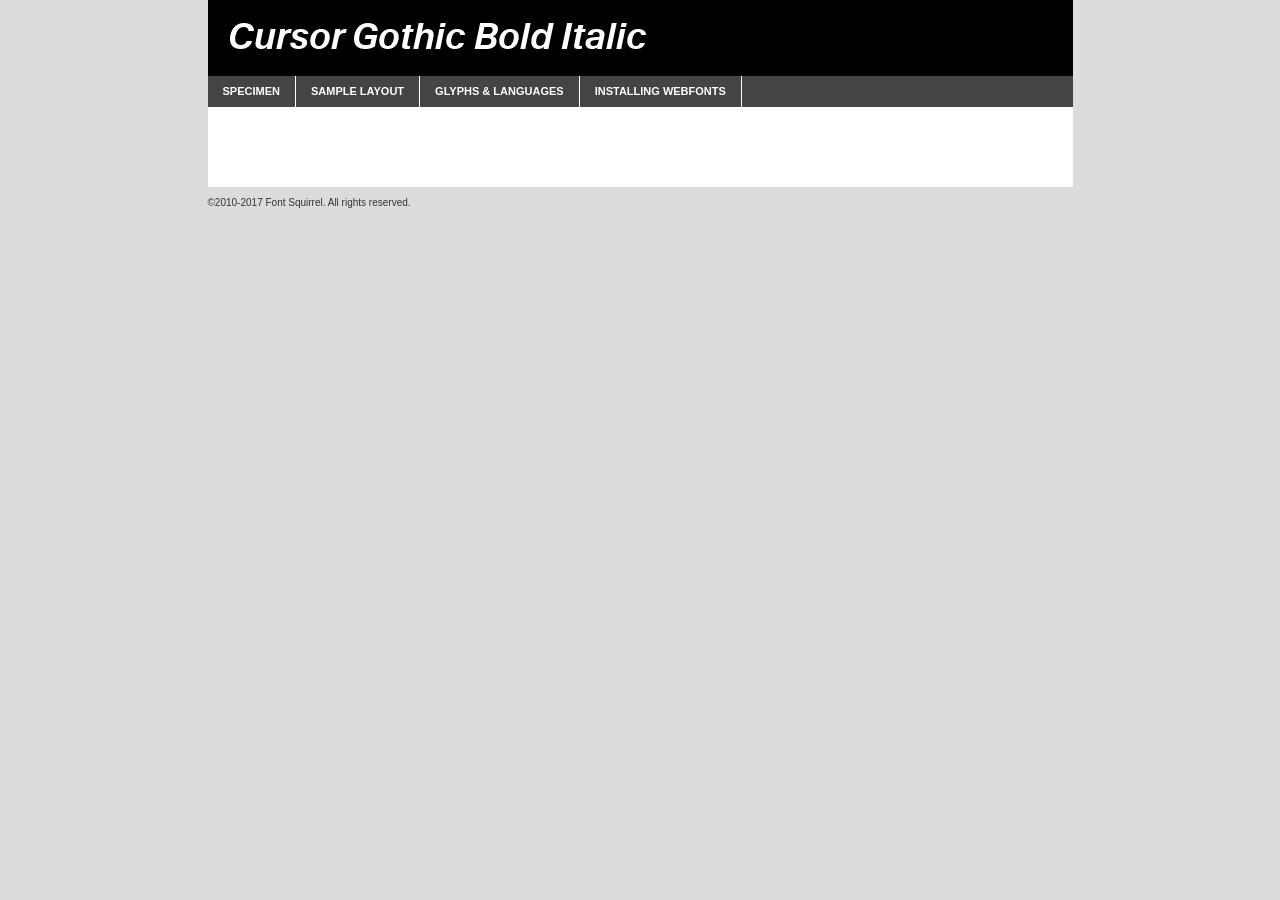
<file: fonts/cursorgothic_bolditalic-s.p.036859cb-demo.html>
<!DOCTYPE html PUBLIC "-//W3C//DTD XHTML 1.0 Transitional//EN"
        "http://www.w3.org/TR/xhtml1/DTD/xhtml1-transitional.dtd">

<html xmlns="http://www.w3.org/1999/xhtml" xml:lang="en" lang="en">
<head>
    <meta http-equiv="Content-Type" content="text/html; charset=utf-8"/>
    <script src="http://ajax.googleapis.com/ajax/libs/jquery/1.7.2/jquery.min.js" type="text/javascript" charset="utf-8"></script>
    <script type="text/javascript">
		(function($) {
			$.fn.easyTabs = function(option) {
				var param = jQuery.extend({ fadeSpeed: 'fast', defaultContent: 1, activeClass: 'active' }, option);
				$(this).each(function() {
					var thisId = '#' + this.id;
					if ( param.defaultContent == '' )
					{
						param.defaultContent = 1;
					}
					if ( typeof param.defaultContent == 'number' )
					{
						var defaultTab = $(thisId + ' .tabs li:eq(' + (param.defaultContent - 1) + ') a').attr('href').substr(1);
					}
					else
					{
						var defaultTab = param.defaultContent;
					}
					$(thisId + ' .tabs li a').each(function() {
						var tabToHide = $(this).attr('href').substr(1);
						$('#' + tabToHide).addClass('easytabs-tab-content');
					});
					hideAll();
					changeContent(defaultTab);

					function hideAll() {$(thisId + ' .easytabs-tab-content').hide();}

					function changeContent(tabId)
					{
						hideAll();
						$(thisId + ' .tabs li').removeClass(param.activeClass);
						$(thisId + ' .tabs li a[href=#' + tabId + ']').closest('li').addClass(param.activeClass);
						if ( param.fadeSpeed != 'none' )
						{
							$(thisId + ' #' + tabId).fadeIn(param.fadeSpeed);
						}
						else
						{
							$(thisId + ' #' + tabId).show();
						}
					}

					$(thisId + ' .tabs li').click(function() {
						var tabId = $(this).find('a').attr('href').substr(1);
						changeContent(tabId);
						return false;
					});
				});
			}
		})(jQuery);
    </script>
    <link rel="stylesheet" href="specimen_files/specimen_stylesheet.css" type="text/css" charset="utf-8"/>
    <link rel="stylesheet" href="stylesheet.css" type="text/css" charset="utf-8"/>

    <style type="text/css">
        		body {
			font-family: 'cursor_gothicbold_italic';
        		}

            </style>

    <title>Cursor Gothic Bold Italic Specimen</title>


    <script type="text/javascript" charset="utf-8">
		$(document).ready(function() {
			$('#container').easyTabs({ defaultContent: 1 });
		});
    </script>
</head>

<body>
<div id="container">
    <div id="header">
		Cursor Gothic Bold Italic    </div>
    <ul class="tabs">
        <li><a href="#specimen">Specimen</a></li>
        <li><a href="#layout">Sample Layout</a></li>
                <li><a href="#glyphs">Glyphs &amp; Languages</a></li>
        <li><a href="#installing">Installing Webfonts</a></li>

    </ul>

    <div id="main_content">


        <div id="specimen">

            <div class="section">
                <div class="grid12 firstcol">
                    <div class="huge">AaBb</div>
                </div>
            </div>

            <div class="section">
                <div class="glyph_range">A&#x200B;B&#x200b;C&#x200b;D&#x200b;E&#x200b;F&#x200b;G&#x200b;H&#x200b;I&#x200b;J&#x200b;K&#x200b;L&#x200b;M&#x200b;N&#x200b;O&#x200b;P&#x200b;Q&#x200b;R&#x200b;S&#x200b;T&#x200b;U&#x200b;V&#x200b;W&#x200b;X&#x200b;Y&#x200b;Z&#x200b;a&#x200b;b&#x200b;c&#x200b;d&#x200b;e&#x200b;f&#x200b;g&#x200b;h&#x200b;i&#x200b;j&#x200b;k&#x200b;l&#x200b;m&#x200b;n&#x200b;o&#x200b;p&#x200b;q&#x200b;r&#x200b;s&#x200b;t&#x200b;u&#x200b;v&#x200b;w&#x200b;x&#x200b;y&#x200b;z&#x200b;1&#x200b;2&#x200b;3&#x200b;4&#x200b;5&#x200b;6&#x200b;7&#x200b;8&#x200b;9&#x200b;0&#x200b;&amp;&#x200b;.&#x200b;,&#x200b;?&#x200b;!&#x200b;&#64;&#x200b;(&#x200b;)&#x200b;#&#x200b;$&#x200b;%&#x200b;*&#x200b;+&#x200b;-&#x200b;=&#x200b;:&#x200b;;</div>
            </div>
            <div class="section">
                <div class="grid12 firstcol">
                    <table class="sample_table">
                        <tr>
                            <td>10</td>
                            <td class="size10">abcdefghijklmnopqrstuvwxyzABCDEFGHIJKLMNOPQRSTUVWXYZ0123456789abcdefghijklmnopqrstuvwxyzABCDEFGHIJKLMNOPQRSTUVWXYZ0123456789abcdefghijklmnopqrstuvwxyzABCDEFGHIJKLMNOPQRSTUVWXYZ</td>
                        </tr>
                        <tr>
                            <td>11</td>
                            <td class="size11">abcdefghijklmnopqrstuvwxyzABCDEFGHIJKLMNOPQRSTUVWXYZ0123456789abcdefghijklmnopqrstuvwxyzABCDEFGHIJKLMNOPQRSTUVWXYZ0123456789abcdefghijklmnopqrstuvwxyzABCDEFGHIJKLMNOPQRSTUVWXYZ</td>
                        </tr>
                        <tr>
                            <td>12</td>
                            <td class="size12">abcdefghijklmnopqrstuvwxyzABCDEFGHIJKLMNOPQRSTUVWXYZ0123456789abcdefghijklmnopqrstuvwxyzABCDEFGHIJKLMNOPQRSTUVWXYZ0123456789abcdefghijklmnopqrstuvwxyzABCDEFGHIJKLMNOPQRSTUVWXYZ</td>
                        </tr>
                        <tr>
                            <td>13</td>
                            <td class="size13">abcdefghijklmnopqrstuvwxyzABCDEFGHIJKLMNOPQRSTUVWXYZ0123456789abcdefghijklmnopqrstuvwxyzABCDEFGHIJKLMNOPQRSTUVWXYZ0123456789abcdefghijklmnopqrstuvwxyzABCDEFGHIJKLMNOPQRSTUVWXYZ</td>
                        </tr>
                        <tr>
                            <td>14</td>
                            <td class="size14">abcdefghijklmnopqrstuvwxyzABCDEFGHIJKLMNOPQRSTUVWXYZ0123456789abcdefghijklmnopqrstuvwxyzABCDEFGHIJKLMNOPQRSTUVWXYZ0123456789abcdefghijklmnopqrstuvwxyzABCDEFGHIJKLMNOPQRSTUVWXYZ</td>
                        </tr>
                        <tr>
                            <td>16</td>
                            <td class="size16">abcdefghijklmnopqrstuvwxyzABCDEFGHIJKLMNOPQRSTUVWXYZ0123456789abcdefghijklmnopqrstuvwxyzABCDEFGHIJKLMNOPQRSTUVWXYZ</td>
                        </tr>
                        <tr>
                            <td>18</td>
                            <td class="size18">abcdefghijklmnopqrstuvwxyzABCDEFGHIJKLMNOPQRSTUVWXYZ0123456789abcdefghijklmnopqrstuvwxyzABCDEFGHIJKLMNOPQRSTUVWXYZ</td>
                        </tr>
                        <tr>
                            <td>20</td>
                            <td class="size20">abcdefghijklmnopqrstuvwxyzABCDEFGHIJKLMNOPQRSTUVWXYZ0123456789abcdefghijklmnopqrstuvwxyzABCDEFGHIJKLMNOPQRSTUVWXYZ</td>
                        </tr>
                        <tr>
                            <td>24</td>
                            <td class="size24">abcdefghijklmnopqrstuvwxyzABCDEFGHIJKLMNOPQRSTUVWXYZ0123456789abcdefghijklmnopqrstuvwxyzABCDEFGHIJKLMNOPQRSTUVWXYZ</td>
                        </tr>
                        <tr>
                            <td>30</td>
                            <td class="size30">abcdefghijklmnopqrstuvwxyzABCDEFGHIJKLMNOPQRSTUVWXYZ0123456789abcdefghijklmnopqrstuvwxyzABCDEFGHIJKLMNOPQRSTUVWXYZ</td>
                        </tr>
                        <tr>
                            <td>36</td>
                            <td class="size36">abcdefghijklmnopqrstuvwxyzABCDEFGHIJKLMNOPQRSTUVWXYZ0123456789abcdefghijklmnopqrstuvwxyzABCDEFGHIJKLMNOPQRSTUVWXYZ</td>
                        </tr>
                        <tr>
                            <td>48</td>
                            <td class="size48">abcdefghijklmnopqrstuvwxyzABCDEFGHIJKLMNOPQRSTUVWXYZ0123456789abcdefghijklmnopqrstuvwxyzABCDEFGHIJKLMNOPQRSTUVWXYZ</td>
                        </tr>
                        <tr>
                            <td>60</td>
                            <td class="size60">abcdefghijklmnopqrstuvwxyzABCDEFGHIJKLMNOPQRSTUVWXYZ0123456789abcdefghijklmnopqrstuvwxyzABCDEFGHIJKLMNOPQRSTUVWXYZ</td>
                        </tr>
                        <tr>
                            <td>72</td>
                            <td class="size72">abcdefghijklmnopqrstuvwxyzABCDEFGHIJKLMNOPQRSTUVWXYZ0123456789abcdefghijklmnopqrstuvwxyzABCDEFGHIJKLMNOPQRSTUVWXYZ</td>
                        </tr>
                        <tr>
                            <td>90</td>
                            <td class="size90">abcdefghijklmnopqrstuvwxyzABCDEFGHIJKLMNOPQRSTUVWXYZ0123456789abcdefghijklmnopqrstuvwxyzABCDEFGHIJKLMNOPQRSTUVWXYZ</td>
                        </tr>
                    </table>

                </div>

            </div>


            <div class="section" id="bodycomparison">


                <div id="xheight">
                    <div class="fontbody">&#x25FC;&#x25FC;&#x25FC;&#x25FC;&#x25FC;&#x25FC;&#x25FC;&#x25FC;&#x25FC;&#x25FC;&#x25FC;&#x25FC;&#x25FC;&#x25FC;&#x25FC;&#x25FC;&#x25FC;&#x25FC;&#x25FC;&#x25FC;&#x25FC;&#x25FC;&#x25FC;&#x25FC;&#x25FC;&#x25FC;&#x25FC;&#x25FC;&#x25FC;&#x25FC;&#x25FC;&#x25FC;&#x25FC;&#x25FC;&#x25FC;&#x25FC;&#x25FC;&#x25FC;&#x25FC;&#x25FC;&#x25FC;&#x25FC;&#x25FC;&#x25FC;&#x25FC;&#x25FC;&#x25FC;&#x25FC;&#x25FC;&#x25FC;&#x25FC;&#x25FC;&#x25FC;&#x25FC;&#x25FC;&#x25FC;&#x25FC;&#x25FC;&#x25FC;&#x25FC;&#x25FC;&#x25FC;&#x25FC;&#x25FC;&#x25FC;&#x25FC;&#x25FC;&#x25FC;&#x25FC;&#x25FC;&#x25FC;&#x25FC;&#x25FC;&#x25FC;&#x25FC;&#x25FC;&#x25FC;&#x25FC;&#x25FC;&#x25FC;&#x25FC;&#x25FC;&#x25FC;&#x25FC;&#x25FC;&#x25FC;&#x25FC;&#x25FC;&#x25FC;&#x25FC;&#x25FC;&#x25FC;&#x25FC;&#x25FC;&#x25FC;&#x25FC;&#x25FC;&#x25FC;&#x25FC;body</div>
                    <div class="arialbody">body</div>
                    <div class="verdanabody">body</div>
                    <div class="georgiabody">body</div>
                </div>
                <div class="fontbody" style="z-index:1">
                    body<span>Cursor Gothic Bold Italic</span>
                </div>
                <div class="arialbody" style="z-index:1">
                    body<span>Arial</span>
                </div>
                <div class="verdanabody" style="z-index:1">
                    body<span>Verdana</span>
                </div>
                <div class="georgiabody" style="z-index:1">
                    body<span>Georgia</span>
                </div>


            </div>


            <div class="section psample psample_row1" id="">

                <div class="grid2 firstcol">
                    <p class="size10"><span>10.</span>Aenean lacinia bibendum nulla sed consectetur. Fusce dapibus, tellus ac cursus commodo, tortor mauris condimentum nibh, ut fermentum massa justo sit amet risus. Nullam id dolor id nibh ultricies vehicula ut id elit. Cum sociis natoque penatibus et magnis dis parturient montes, nascetur ridiculus mus. Nulla vitae elit libero, a pharetra augue.</p>

                </div>
                <div class="grid3">
                    <p class="size11"><span>11.</span>Aenean lacinia bibendum nulla sed consectetur. Fusce dapibus, tellus ac cursus commodo, tortor mauris condimentum nibh, ut fermentum massa justo sit amet risus. Nullam id dolor id nibh ultricies vehicula ut id elit. Cum sociis natoque penatibus et magnis dis parturient montes, nascetur ridiculus mus. Nulla vitae elit libero, a pharetra augue.</p>

                </div>
                <div class="grid3">
                    <p class="size12"><span>12.</span>Aenean lacinia bibendum nulla sed consectetur. Fusce dapibus, tellus ac cursus commodo, tortor mauris condimentum nibh, ut fermentum massa justo sit amet risus. Nullam id dolor id nibh ultricies vehicula ut id elit. Cum sociis natoque penatibus et magnis dis parturient montes, nascetur ridiculus mus. Nulla vitae elit libero, a pharetra augue.</p>

                </div>
                <div class="grid4">
                    <p class="size13"><span>13.</span>Aenean lacinia bibendum nulla sed consectetur. Fusce dapibus, tellus ac cursus commodo, tortor mauris condimentum nibh, ut fermentum massa justo sit amet risus. Nullam id dolor id nibh ultricies vehicula ut id elit. Cum sociis natoque penatibus et magnis dis parturient montes, nascetur ridiculus mus. Nulla vitae elit libero, a pharetra augue.</p>

                </div>
                <div class="white_blend"></div>

            </div>
            <div class="section psample psample_row2" id="">
                <div class="grid3 firstcol">
                    <p class="size14"><span>14.</span>Aenean lacinia bibendum nulla sed consectetur. Fusce dapibus, tellus ac cursus commodo, tortor mauris condimentum nibh, ut fermentum massa justo sit amet risus. Nullam id dolor id nibh ultricies vehicula ut id elit. Cum sociis natoque penatibus et magnis dis parturient montes, nascetur ridiculus mus. Nulla vitae elit libero, a pharetra augue.</p>

                </div>
                <div class="grid4">
                    <p class="size16"><span>16.</span>Aenean lacinia bibendum nulla sed consectetur. Fusce dapibus, tellus ac cursus commodo, tortor mauris condimentum nibh, ut fermentum massa justo sit amet risus. Nullam id dolor id nibh ultricies vehicula ut id elit. Cum sociis natoque penatibus et magnis dis parturient montes, nascetur ridiculus mus. Nulla vitae elit libero, a pharetra augue.</p>

                </div>
                <div class="grid5">
                    <p class="size18"><span>18.</span>Aenean lacinia bibendum nulla sed consectetur. Fusce dapibus, tellus ac cursus commodo, tortor mauris condimentum nibh, ut fermentum massa justo sit amet risus. Nullam id dolor id nibh ultricies vehicula ut id elit. Cum sociis natoque penatibus et magnis dis parturient montes, nascetur ridiculus mus. Nulla vitae elit libero, a pharetra augue.</p>

                </div>

                <div class="white_blend"></div>

            </div>

            <div class="section psample psample_row3" id="">
                <div class="grid5 firstcol">
                    <p class="size20"><span>20.</span>Aenean lacinia bibendum nulla sed consectetur. Fusce dapibus, tellus ac cursus commodo, tortor mauris condimentum nibh, ut fermentum massa justo sit amet risus. Nullam id dolor id nibh ultricies vehicula ut id elit. Cum sociis natoque penatibus et magnis dis parturient montes, nascetur ridiculus mus. Nulla vitae elit libero, a pharetra augue.</p>
                </div>
                <div class="grid7">
                    <p class="size24"><span>24.</span>Aenean lacinia bibendum nulla sed consectetur. Fusce dapibus, tellus ac cursus commodo, tortor mauris condimentum nibh, ut fermentum massa justo sit amet risus. Nullam id dolor id nibh ultricies vehicula ut id elit. Cum sociis natoque penatibus et magnis dis parturient montes, nascetur ridiculus mus. Nulla vitae elit libero, a pharetra augue.</p>
                </div>

                <div class="white_blend"></div>

            </div>

            <div class="section psample psample_row4" id="">
                <div class="grid12 firstcol">
                    <p class="size30"><span>30.</span>Aenean lacinia bibendum nulla sed consectetur. Fusce dapibus, tellus ac cursus commodo, tortor mauris condimentum nibh, ut fermentum massa justo sit amet risus. Nullam id dolor id nibh ultricies vehicula ut id elit. Cum sociis natoque penatibus et magnis dis parturient montes, nascetur ridiculus mus. Nulla vitae elit libero, a pharetra augue.</p>
                </div>
                <div class="white_blend"></div>

            </div>


            <div class="section psample psample_row1 fullreverse">
                <div class="grid2 firstcol">
                    <p class="size10"><span>10.</span>Aenean lacinia bibendum nulla sed consectetur. Fusce dapibus, tellus ac cursus commodo, tortor mauris condimentum nibh, ut fermentum massa justo sit amet risus. Nullam id dolor id nibh ultricies vehicula ut id elit. Cum sociis natoque penatibus et magnis dis parturient montes, nascetur ridiculus mus. Nulla vitae elit libero, a pharetra augue.</p>

                </div>
                <div class="grid3">
                    <p class="size11"><span>11.</span>Aenean lacinia bibendum nulla sed consectetur. Fusce dapibus, tellus ac cursus commodo, tortor mauris condimentum nibh, ut fermentum massa justo sit amet risus. Nullam id dolor id nibh ultricies vehicula ut id elit. Cum sociis natoque penatibus et magnis dis parturient montes, nascetur ridiculus mus. Nulla vitae elit libero, a pharetra augue.</p>

                </div>
                <div class="grid3">
                    <p class="size12"><span>12.</span>Aenean lacinia bibendum nulla sed consectetur. Fusce dapibus, tellus ac cursus commodo, tortor mauris condimentum nibh, ut fermentum massa justo sit amet risus. Nullam id dolor id nibh ultricies vehicula ut id elit. Cum sociis natoque penatibus et magnis dis parturient montes, nascetur ridiculus mus. Nulla vitae elit libero, a pharetra augue.</p>

                </div>
                <div class="grid4">
                    <p class="size13"><span>13.</span>Aenean lacinia bibendum nulla sed consectetur. Fusce dapibus, tellus ac cursus commodo, tortor mauris condimentum nibh, ut fermentum massa justo sit amet risus. Nullam id dolor id nibh ultricies vehicula ut id elit. Cum sociis natoque penatibus et magnis dis parturient montes, nascetur ridiculus mus. Nulla vitae elit libero, a pharetra augue.</p>

                </div>
                <div class="black_blend"></div>

            </div>

            <div class="section psample psample_row2 fullreverse">
                <div class="grid3 firstcol">
                    <p class="size14"><span>14.</span>Aenean lacinia bibendum nulla sed consectetur. Fusce dapibus, tellus ac cursus commodo, tortor mauris condimentum nibh, ut fermentum massa justo sit amet risus. Nullam id dolor id nibh ultricies vehicula ut id elit. Cum sociis natoque penatibus et magnis dis parturient montes, nascetur ridiculus mus. Nulla vitae elit libero, a pharetra augue.</p>

                </div>
                <div class="grid4">
                    <p class="size16"><span>16.</span>Aenean lacinia bibendum nulla sed consectetur. Fusce dapibus, tellus ac cursus commodo, tortor mauris condimentum nibh, ut fermentum massa justo sit amet risus. Nullam id dolor id nibh ultricies vehicula ut id elit. Cum sociis natoque penatibus et magnis dis parturient montes, nascetur ridiculus mus. Nulla vitae elit libero, a pharetra augue.</p>

                </div>
                <div class="grid5">
                    <p class="size18"><span>18.</span>Aenean lacinia bibendum nulla sed consectetur. Fusce dapibus, tellus ac cursus commodo, tortor mauris condimentum nibh, ut fermentum massa justo sit amet risus. Nullam id dolor id nibh ultricies vehicula ut id elit. Cum sociis natoque penatibus et magnis dis parturient montes, nascetur ridiculus mus. Nulla vitae elit libero, a pharetra augue.</p>

                </div>
                <div class="black_blend"></div>

            </div>

            <div class="section psample fullreverse psample_row3" id="">
                <div class="grid5 firstcol">
                    <p class="size20"><span>20.</span>Aenean lacinia bibendum nulla sed consectetur. Fusce dapibus, tellus ac cursus commodo, tortor mauris condimentum nibh, ut fermentum massa justo sit amet risus. Nullam id dolor id nibh ultricies vehicula ut id elit. Cum sociis natoque penatibus et magnis dis parturient montes, nascetur ridiculus mus. Nulla vitae elit libero, a pharetra augue.</p>
                </div>
                <div class="grid7">
                    <p class="size24"><span>24.</span>Aenean lacinia bibendum nulla sed consectetur. Fusce dapibus, tellus ac cursus commodo, tortor mauris condimentum nibh, ut fermentum massa justo sit amet risus. Nullam id dolor id nibh ultricies vehicula ut id elit. Cum sociis natoque penatibus et magnis dis parturient montes, nascetur ridiculus mus. Nulla vitae elit libero, a pharetra augue.</p>
                </div>

                <div class="black_blend"></div>

            </div>

            <div class="section psample fullreverse psample_row4" id="" style="border-bottom: 20px #000 solid;">
                <div class="grid12 firstcol">
                    <p class="size30"><span>30.</span>Aenean lacinia bibendum nulla sed consectetur. Fusce dapibus, tellus ac cursus commodo, tortor mauris condimentum nibh, ut fermentum massa justo sit amet risus. Nullam id dolor id nibh ultricies vehicula ut id elit. Cum sociis natoque penatibus et magnis dis parturient montes, nascetur ridiculus mus. Nulla vitae elit libero, a pharetra augue.</p>
                </div>
                <div class="black_blend"></div>

            </div>


        </div>

        <div id="layout">

            <div class="section">

                <div class="grid12 firstcol">
                    <h1>Lorem Ipsum Dolor</h1>
                    <h2>Etiam porta sem malesuada magna mollis euismod</h2>

                    <p class="byline">By <a href="#link">Aenean Lacinia</a></p>
                </div>
            </div>
            <div class="section">
                <div class="grid8 firstcol">
                    <p class="large">Donec sed odio dui. Morbi leo risus, porta ac consectetur ac, vestibulum at eros. Fusce dapibus, tellus ac cursus commodo, tortor mauris condimentum nibh, ut fermentum massa justo sit amet risus. </p>


                    <h3>Pellentesque ornare sem</h3>

                    <p>Maecenas sed diam eget risus varius blandit sit amet non magna. Maecenas faucibus mollis interdum. Donec ullamcorper nulla non metus auctor fringilla. Nullam id dolor id nibh ultricies vehicula ut id elit. Nullam id dolor id nibh ultricies vehicula ut id elit. </p>

                    <p>Aenean eu leo quam. Pellentesque ornare sem lacinia quam venenatis vestibulum. Lorem ipsum dolor sit amet, consectetur adipiscing elit. Cum sociis natoque penatibus et magnis dis parturient montes, nascetur ridiculus mus. </p>

                    <p>Nulla vitae elit libero, a pharetra augue. Praesent commodo cursus magna, vel scelerisque nisl consectetur et. Aenean lacinia bibendum nulla sed consectetur. </p>

                    <p>Nullam quis risus eget urna mollis ornare vel eu leo. Nullam quis risus eget urna mollis ornare vel eu leo. Maecenas sed diam eget risus varius blandit sit amet non magna. Donec ullamcorper nulla non metus auctor fringilla. </p>

                    <h3>Cras mattis consectetur</h3>

                    <p>Aenean eu leo quam. Pellentesque ornare sem lacinia quam venenatis vestibulum. Aenean lacinia bibendum nulla sed consectetur. Integer posuere erat a ante venenatis dapibus posuere velit aliquet. Cras mattis consectetur purus sit amet fermentum. </p>

                    <p>Nullam id dolor id nibh ultricies vehicula ut id elit. Nullam quis risus eget urna mollis ornare vel eu leo. Cras mattis consectetur purus sit amet fermentum.</p>
                </div>

                <div class="grid4 sidebar">

                    <div class="box reverse">
                        <p class="last">Nullam quis risus eget urna mollis ornare vel eu leo. Donec ullamcorper nulla non metus auctor fringilla. Cras mattis consectetur purus sit amet fermentum. Sed posuere consectetur est at lobortis. Lorem ipsum dolor sit amet, consectetur adipiscing elit. </p>
                    </div>

                    <p class="caption">Maecenas sed diam eget risus varius.</p>

                    <p>Vestibulum id ligula porta felis euismod semper. Integer posuere erat a ante venenatis dapibus posuere velit aliquet. Vestibulum id ligula porta felis euismod semper. Sed posuere consectetur est at lobortis. Maecenas sed diam eget risus varius blandit sit amet non magna. Fusce dapibus, tellus ac cursus commodo, tortor mauris condimentum nibh, ut fermentum massa justo sit amet risus. </p>


                    <p>Duis mollis, est non commodo luctus, nisi erat porttitor ligula, eget lacinia odio sem nec elit. Aenean lacinia bibendum nulla sed consectetur. Vivamus sagittis lacus vel augue laoreet rutrum faucibus dolor auctor. Aenean lacinia bibendum nulla sed consectetur. Nullam quis risus eget urna mollis ornare vel eu leo. </p>

                    <p>Praesent commodo cursus magna, vel scelerisque nisl consectetur et. Donec ullamcorper nulla non metus auctor fringilla. Maecenas faucibus mollis interdum. Fusce dapibus, tellus ac cursus commodo, tortor mauris condimentum nibh, ut fermentum massa justo sit amet risus. </p>

                </div>
            </div>

        </div>


		

        <div id="glyphs">
            <div class="section">
                <div class="grid12 firstcol">

                    <h1>Language Support</h1>
                    <p>The subset of Cursor Gothic Bold Italic in this kit supports the following languages:<br/>

						Albanian, Basque, Breton, Chamorro, Danish, Dutch, English, Faroese, Finnish, French, Frisian, Galician, German, Icelandic, Italian, Malagasy, Norwegian, Portuguese, Spanish, Alsatian, Aragonese, Arapaho, Arrernte, Asturian, Aymara, Bislama, Cebuano, Corsican, Fijian, French_creole, Genoese, Gilbertese, Greenlandic, Haitian_creole, Hiligaynon, Hmong, Hopi, Ibanag, Iloko_ilokano, Indonesian, Interglossa_glosa, Interlingua, Irish_gaelic, Jerriais, Lojban, Lombard, Luxembourgeois, Manx, Mohawk, Norfolk_pitcairnese, Occitan, Oromo, Pangasinan, Papiamento, Piedmontese, Potawatomi, Rhaeto-romance, Romansh, Rotokas, Sami_lule, Samoan, Sardinian, Scots_gaelic, Seychelles_creole, Shona, Sicilian, Somali, Southern_ndebele, Swahili, Swati_swazi, Tagalog_filipino_pilipino, Tetum, Tok_pisin, Uyghur_latinized, Volapuk, Walloon, Warlpiri, Xhosa, Yapese, Zulu, Latinbasic, Ubasic, Demo                    </p>
                    <h1>Glyph Chart</h1>
                    <p>The subset of Cursor Gothic Bold Italic in this kit includes all the glyphs listed below. Unicode entities are included above each glyph to help you insert individual characters into your layout.</p>
                    <div id="glyph_chart">

						                            							                                <div><p>&amp;#13;</p>&#13;</div>
																				                                <div><p>&amp;#32;</p>&#32;</div>
																				                                <div><p>&amp;#33;</p>&#33;</div>
																				                                <div><p>&amp;#34;</p>&#34;</div>
																				                                <div><p>&amp;#35;</p>&#35;</div>
																				                                <div><p>&amp;#36;</p>&#36;</div>
																				                                <div><p>&amp;#37;</p>&#37;</div>
																				                                <div><p>&amp;#38;</p>&#38;</div>
																				                                <div><p>&amp;#39;</p>&#39;</div>
																				                                <div><p>&amp;#40;</p>&#40;</div>
																				                                <div><p>&amp;#41;</p>&#41;</div>
																				                                <div><p>&amp;#42;</p>&#42;</div>
																				                                <div><p>&amp;#43;</p>&#43;</div>
																				                                <div><p>&amp;#44;</p>&#44;</div>
																				                                <div><p>&amp;#45;</p>&#45;</div>
																				                                <div><p>&amp;#46;</p>&#46;</div>
																				                                <div><p>&amp;#47;</p>&#47;</div>
																				                                <div><p>&amp;#48;</p>&#48;</div>
																				                                <div><p>&amp;#49;</p>&#49;</div>
																				                                <div><p>&amp;#50;</p>&#50;</div>
																				                                <div><p>&amp;#51;</p>&#51;</div>
																				                                <div><p>&amp;#52;</p>&#52;</div>
																				                                <div><p>&amp;#53;</p>&#53;</div>
																				                                <div><p>&amp;#54;</p>&#54;</div>
																				                                <div><p>&amp;#55;</p>&#55;</div>
																				                                <div><p>&amp;#56;</p>&#56;</div>
																				                                <div><p>&amp;#57;</p>&#57;</div>
																				                                <div><p>&amp;#58;</p>&#58;</div>
																				                                <div><p>&amp;#59;</p>&#59;</div>
																				                                <div><p>&amp;#60;</p>&#60;</div>
																				                                <div><p>&amp;#61;</p>&#61;</div>
																				                                <div><p>&amp;#62;</p>&#62;</div>
																				                                <div><p>&amp;#63;</p>&#63;</div>
																				                                <div><p>&amp;#64;</p>&#64;</div>
																				                                <div><p>&amp;#65;</p>&#65;</div>
																				                                <div><p>&amp;#66;</p>&#66;</div>
																				                                <div><p>&amp;#67;</p>&#67;</div>
																				                                <div><p>&amp;#68;</p>&#68;</div>
																				                                <div><p>&amp;#69;</p>&#69;</div>
																				                                <div><p>&amp;#70;</p>&#70;</div>
																				                                <div><p>&amp;#71;</p>&#71;</div>
																				                                <div><p>&amp;#72;</p>&#72;</div>
																				                                <div><p>&amp;#73;</p>&#73;</div>
																				                                <div><p>&amp;#74;</p>&#74;</div>
																				                                <div><p>&amp;#75;</p>&#75;</div>
																				                                <div><p>&amp;#76;</p>&#76;</div>
																				                                <div><p>&amp;#77;</p>&#77;</div>
																				                                <div><p>&amp;#78;</p>&#78;</div>
																				                                <div><p>&amp;#79;</p>&#79;</div>
																				                                <div><p>&amp;#80;</p>&#80;</div>
																				                                <div><p>&amp;#81;</p>&#81;</div>
																				                                <div><p>&amp;#82;</p>&#82;</div>
																				                                <div><p>&amp;#83;</p>&#83;</div>
																				                                <div><p>&amp;#84;</p>&#84;</div>
																				                                <div><p>&amp;#85;</p>&#85;</div>
																				                                <div><p>&amp;#86;</p>&#86;</div>
																				                                <div><p>&amp;#87;</p>&#87;</div>
																				                                <div><p>&amp;#88;</p>&#88;</div>
																				                                <div><p>&amp;#89;</p>&#89;</div>
																				                                <div><p>&amp;#90;</p>&#90;</div>
																				                                <div><p>&amp;#91;</p>&#91;</div>
																				                                <div><p>&amp;#92;</p>&#92;</div>
																				                                <div><p>&amp;#93;</p>&#93;</div>
																				                                <div><p>&amp;#94;</p>&#94;</div>
																				                                <div><p>&amp;#95;</p>&#95;</div>
																				                                <div><p>&amp;#96;</p>&#96;</div>
																				                                <div><p>&amp;#97;</p>&#97;</div>
																				                                <div><p>&amp;#98;</p>&#98;</div>
																				                                <div><p>&amp;#99;</p>&#99;</div>
																				                                <div><p>&amp;#100;</p>&#100;</div>
																				                                <div><p>&amp;#101;</p>&#101;</div>
																				                                <div><p>&amp;#102;</p>&#102;</div>
																				                                <div><p>&amp;#103;</p>&#103;</div>
																				                                <div><p>&amp;#104;</p>&#104;</div>
																				                                <div><p>&amp;#105;</p>&#105;</div>
																				                                <div><p>&amp;#106;</p>&#106;</div>
																				                                <div><p>&amp;#107;</p>&#107;</div>
																				                                <div><p>&amp;#108;</p>&#108;</div>
																				                                <div><p>&amp;#109;</p>&#109;</div>
																				                                <div><p>&amp;#110;</p>&#110;</div>
																				                                <div><p>&amp;#111;</p>&#111;</div>
																				                                <div><p>&amp;#112;</p>&#112;</div>
																				                                <div><p>&amp;#113;</p>&#113;</div>
																				                                <div><p>&amp;#114;</p>&#114;</div>
																				                                <div><p>&amp;#115;</p>&#115;</div>
																				                                <div><p>&amp;#116;</p>&#116;</div>
																				                                <div><p>&amp;#117;</p>&#117;</div>
																				                                <div><p>&amp;#118;</p>&#118;</div>
																				                                <div><p>&amp;#119;</p>&#119;</div>
																				                                <div><p>&amp;#120;</p>&#120;</div>
																				                                <div><p>&amp;#121;</p>&#121;</div>
																				                                <div><p>&amp;#122;</p>&#122;</div>
																				                                <div><p>&amp;#123;</p>&#123;</div>
																				                                <div><p>&amp;#124;</p>&#124;</div>
																				                                <div><p>&amp;#125;</p>&#125;</div>
																				                                <div><p>&amp;#126;</p>&#126;</div>
																				                                <div><p>&amp;#32;</p>&#32;</div>
																				                                <div><p>&amp;#161;</p>&#161;</div>
																				                                <div><p>&amp;#162;</p>&#162;</div>
																				                                <div><p>&amp;#163;</p>&#163;</div>
																				                                <div><p>&amp;#164;</p>&#164;</div>
																				                                <div><p>&amp;#165;</p>&#165;</div>
																				                                <div><p>&amp;#166;</p>&#166;</div>
																				                                <div><p>&amp;#167;</p>&#167;</div>
																				                                <div><p>&amp;#168;</p>&#168;</div>
																				                                <div><p>&amp;#169;</p>&#169;</div>
																				                                <div><p>&amp;#170;</p>&#170;</div>
																				                                <div><p>&amp;#171;</p>&#171;</div>
																				                                <div><p>&amp;#172;</p>&#172;</div>
																				                                <div><p>&amp;#173;</p>&#173;</div>
																				                                <div><p>&amp;#174;</p>&#174;</div>
																				                                <div><p>&amp;#175;</p>&#175;</div>
																				                                <div><p>&amp;#176;</p>&#176;</div>
																				                                <div><p>&amp;#177;</p>&#177;</div>
																				                                <div><p>&amp;#178;</p>&#178;</div>
																				                                <div><p>&amp;#179;</p>&#179;</div>
																				                                <div><p>&amp;#180;</p>&#180;</div>
																				                                <div><p>&amp;#181;</p>&#181;</div>
																				                                <div><p>&amp;#182;</p>&#182;</div>
																				                                <div><p>&amp;#183;</p>&#183;</div>
																				                                <div><p>&amp;#184;</p>&#184;</div>
																				                                <div><p>&amp;#185;</p>&#185;</div>
																				                                <div><p>&amp;#186;</p>&#186;</div>
																				                                <div><p>&amp;#187;</p>&#187;</div>
																				                                <div><p>&amp;#188;</p>&#188;</div>
																				                                <div><p>&amp;#189;</p>&#189;</div>
																				                                <div><p>&amp;#190;</p>&#190;</div>
																				                                <div><p>&amp;#191;</p>&#191;</div>
																				                                <div><p>&amp;#192;</p>&#192;</div>
																				                                <div><p>&amp;#193;</p>&#193;</div>
																				                                <div><p>&amp;#194;</p>&#194;</div>
																				                                <div><p>&amp;#195;</p>&#195;</div>
																				                                <div><p>&amp;#196;</p>&#196;</div>
																				                                <div><p>&amp;#197;</p>&#197;</div>
																				                                <div><p>&amp;#198;</p>&#198;</div>
																				                                <div><p>&amp;#199;</p>&#199;</div>
																				                                <div><p>&amp;#200;</p>&#200;</div>
																				                                <div><p>&amp;#201;</p>&#201;</div>
																				                                <div><p>&amp;#202;</p>&#202;</div>
																				                                <div><p>&amp;#203;</p>&#203;</div>
																				                                <div><p>&amp;#204;</p>&#204;</div>
																				                                <div><p>&amp;#205;</p>&#205;</div>
																				                                <div><p>&amp;#206;</p>&#206;</div>
																				                                <div><p>&amp;#207;</p>&#207;</div>
																				                                <div><p>&amp;#208;</p>&#208;</div>
																				                                <div><p>&amp;#209;</p>&#209;</div>
																				                                <div><p>&amp;#210;</p>&#210;</div>
																				                                <div><p>&amp;#211;</p>&#211;</div>
																				                                <div><p>&amp;#212;</p>&#212;</div>
																				                                <div><p>&amp;#213;</p>&#213;</div>
																				                                <div><p>&amp;#214;</p>&#214;</div>
																				                                <div><p>&amp;#215;</p>&#215;</div>
																				                                <div><p>&amp;#216;</p>&#216;</div>
																				                                <div><p>&amp;#217;</p>&#217;</div>
																				                                <div><p>&amp;#218;</p>&#218;</div>
																				                                <div><p>&amp;#219;</p>&#219;</div>
																				                                <div><p>&amp;#220;</p>&#220;</div>
																				                                <div><p>&amp;#221;</p>&#221;</div>
																				                                <div><p>&amp;#222;</p>&#222;</div>
																				                                <div><p>&amp;#223;</p>&#223;</div>
																				                                <div><p>&amp;#224;</p>&#224;</div>
																				                                <div><p>&amp;#225;</p>&#225;</div>
																				                                <div><p>&amp;#226;</p>&#226;</div>
																				                                <div><p>&amp;#227;</p>&#227;</div>
																				                                <div><p>&amp;#228;</p>&#228;</div>
																				                                <div><p>&amp;#229;</p>&#229;</div>
																				                                <div><p>&amp;#230;</p>&#230;</div>
																				                                <div><p>&amp;#231;</p>&#231;</div>
																				                                <div><p>&amp;#232;</p>&#232;</div>
																				                                <div><p>&amp;#233;</p>&#233;</div>
																				                                <div><p>&amp;#234;</p>&#234;</div>
																				                                <div><p>&amp;#235;</p>&#235;</div>
																				                                <div><p>&amp;#236;</p>&#236;</div>
																				                                <div><p>&amp;#237;</p>&#237;</div>
																				                                <div><p>&amp;#238;</p>&#238;</div>
																				                                <div><p>&amp;#239;</p>&#239;</div>
																				                                <div><p>&amp;#240;</p>&#240;</div>
																				                                <div><p>&amp;#241;</p>&#241;</div>
																				                                <div><p>&amp;#242;</p>&#242;</div>
																				                                <div><p>&amp;#243;</p>&#243;</div>
																				                                <div><p>&amp;#244;</p>&#244;</div>
																				                                <div><p>&amp;#245;</p>&#245;</div>
																				                                <div><p>&amp;#246;</p>&#246;</div>
																				                                <div><p>&amp;#247;</p>&#247;</div>
																				                                <div><p>&amp;#248;</p>&#248;</div>
																				                                <div><p>&amp;#249;</p>&#249;</div>
																				                                <div><p>&amp;#250;</p>&#250;</div>
																				                                <div><p>&amp;#251;</p>&#251;</div>
																				                                <div><p>&amp;#252;</p>&#252;</div>
																				                                <div><p>&amp;#253;</p>&#253;</div>
																				                                <div><p>&amp;#254;</p>&#254;</div>
																				                                <div><p>&amp;#255;</p>&#255;</div>
																				                                <div><p>&amp;#338;</p>&#338;</div>
																				                                <div><p>&amp;#339;</p>&#339;</div>
																				                                <div><p>&amp;#376;</p>&#376;</div>
																				                                <div><p>&amp;#710;</p>&#710;</div>
																				                                <div><p>&amp;#732;</p>&#732;</div>
																				                                <div><p>&amp;#8192;</p>&#8192;</div>
																				                                <div><p>&amp;#8193;</p>&#8193;</div>
																				                                <div><p>&amp;#8194;</p>&#8194;</div>
																				                                <div><p>&amp;#8195;</p>&#8195;</div>
																				                                <div><p>&amp;#8196;</p>&#8196;</div>
																				                                <div><p>&amp;#8197;</p>&#8197;</div>
																				                                <div><p>&amp;#8198;</p>&#8198;</div>
																				                                <div><p>&amp;#8199;</p>&#8199;</div>
																				                                <div><p>&amp;#8200;</p>&#8200;</div>
																				                                <div><p>&amp;#8201;</p>&#8201;</div>
																				                                <div><p>&amp;#8202;</p>&#8202;</div>
																				                                <div><p>&amp;#8208;</p>&#8208;</div>
																				                                <div><p>&amp;#8209;</p>&#8209;</div>
																				                                <div><p>&amp;#8210;</p>&#8210;</div>
																				                                <div><p>&amp;#8211;</p>&#8211;</div>
																				                                <div><p>&amp;#8212;</p>&#8212;</div>
																				                                <div><p>&amp;#8216;</p>&#8216;</div>
																				                                <div><p>&amp;#8217;</p>&#8217;</div>
																				                                <div><p>&amp;#8218;</p>&#8218;</div>
																				                                <div><p>&amp;#8220;</p>&#8220;</div>
																				                                <div><p>&amp;#8221;</p>&#8221;</div>
																				                                <div><p>&amp;#8222;</p>&#8222;</div>
																				                                <div><p>&amp;#8226;</p>&#8226;</div>
																				                                <div><p>&amp;#8230;</p>&#8230;</div>
																				                                <div><p>&amp;#8239;</p>&#8239;</div>
																				                                <div><p>&amp;#8249;</p>&#8249;</div>
																				                                <div><p>&amp;#8250;</p>&#8250;</div>
																				                                <div><p>&amp;#8287;</p>&#8287;</div>
																				                                <div><p>&amp;#8364;</p>&#8364;</div>
																				                                <div><p>&amp;#8482;</p>&#8482;</div>
																				                                <div><p>&amp;#9724;</p>&#9724;</div>
																				                                <div><p>&amp;#64257;</p>&#64257;</div>
																				                                <div><p>&amp;#64258;</p>&#64258;</div>
																				                                <div><p>&amp;#64259;</p>&#64259;</div>
																				                                <div><p>&amp;#64260;</p>&#64260;</div>
																																													                    </div>
                </div>


            </div>
        </div>


        <div id="specs">

        </div>

        <div id="installing">
            <div class="section">
                <div class="grid7 firstcol">
                    <h1>Installing Webfonts</h1>

                    <p>Webfonts are supported by all major browser platforms but not all in the same way. There are currently four different font formats that must be included in order to target all browsers. This includes TTF, WOFF, EOT and SVG.</p>

                    <h2>1. Upload your webfonts</h2>
                    <p>You must upload your webfont kit to your website. They should be in or near the same directory as your CSS files.</p>

                    <h2>2. Include the webfont stylesheet</h2>
                    <p>A special CSS @font-face declaration helps the various browsers select the appropriate font it needs without causing you a bunch of headaches. Learn more about this syntax by reading the <a href="https://www.fontspring.com/blog/further-hardening-of-the-bulletproof-syntax">Fontspring blog post</a> about it. The code for it is as follows:</p>


                    <code>
                        @font-face{
                        font-family: 'MyWebFont';
                        src: url('WebFont.eot');
                        src: url('WebFont.eot?#iefix') format('embedded-opentype'),
                        url('WebFont.woff') format('woff'),
                        url('WebFont.ttf') format('truetype'),
                        url('WebFont.svg#webfont') format('svg');
                        }
                    </code>

                    <p>We've already gone ahead and generated the code for you. All you have to do is link to the stylesheet in your HTML, like this:</p>
                    <code>&lt;link rel=&quot;stylesheet&quot; href=&quot;stylesheet.css&quot; type=&quot;text/css&quot; charset=&quot;utf-8&quot; /&gt;</code>

                    <h2>3. Modify your own stylesheet</h2>
                    <p>To take advantage of your new fonts, you must tell your stylesheet to use them. Look at the original @font-face declaration above and find the property called "font-family." The name linked there will be what you use to reference the font. Prepend that webfont name to the font stack in the "font-family" property, inside the selector you want to change. For example:</p>
                    <code>p { font-family: 'WebFont', Arial, sans-serif; }</code>

                    <h2>4. Test</h2>
                    <p>Getting webfonts to work cross-browser <em>can</em> be tricky. Use the information in the sidebar to help you if you find that fonts aren't loading in a particular browser.</p>
                </div>

                <div class="grid5 sidebar">
                    <div class="box">
                        <h2>Troubleshooting<br/>Font-Face Problems</h2>
                        <p>Having trouble getting your webfonts to load in your new website? Here are some tips to sort out what might be the problem.</p>

                        <h3>Fonts not showing in any browser</h3>

                        <p>This sounds like you need to work on the plumbing. You either did not upload the fonts to the correct directory, or you did not link the fonts properly in the CSS. If you've confirmed that all this is correct and you still have a problem, take a look at your .htaccess file and see if requests are getting intercepted.</p>

                        <h3>Fonts not loading in iPhone or iPad</h3>

                        <p>The most common problem here is that you are serving the fonts from an IIS server. IIS refuses to serve files that have unknown MIME types. If that is the case, you must set the MIME type for SVG to "image/svg+xml" in the server settings. Follow these instructions from Microsoft if you need help.</p>

                        <h3>Fonts not loading in Firefox</h3>

                        <p>The primary reason for this failure? You are still using a version Firefox older than 3.5. So upgrade already! If that isn't it, then you are very likely serving fonts from a different domain. Firefox requires that all font assets be served from the same domain. Lastly it is possible that you need to add WOFF to your list of MIME types (if you are serving via IIS.)</p>

                        <h3>Fonts not loading in IE</h3>

                        <p>Are you looking at Internet Explorer on an actual Windows machine or are you cheating by using a service like Adobe BrowserLab? Many of these screenshot services do not render @font-face for IE. Best to test it on a real machine.</p>

                        <h3>Fonts not loading in IE9</h3>

                        <p>IE9, like Firefox, requires that fonts be served from the same domain as the website. Make sure that is the case.</p>
                    </div>
                </div>
            </div>

        </div>

    </div>
    <div id="footer">
        <p>&copy;2010-2017 Font Squirrel. All rights reserved.</p>
    </div>
</div>
</body>
</html>
</file>
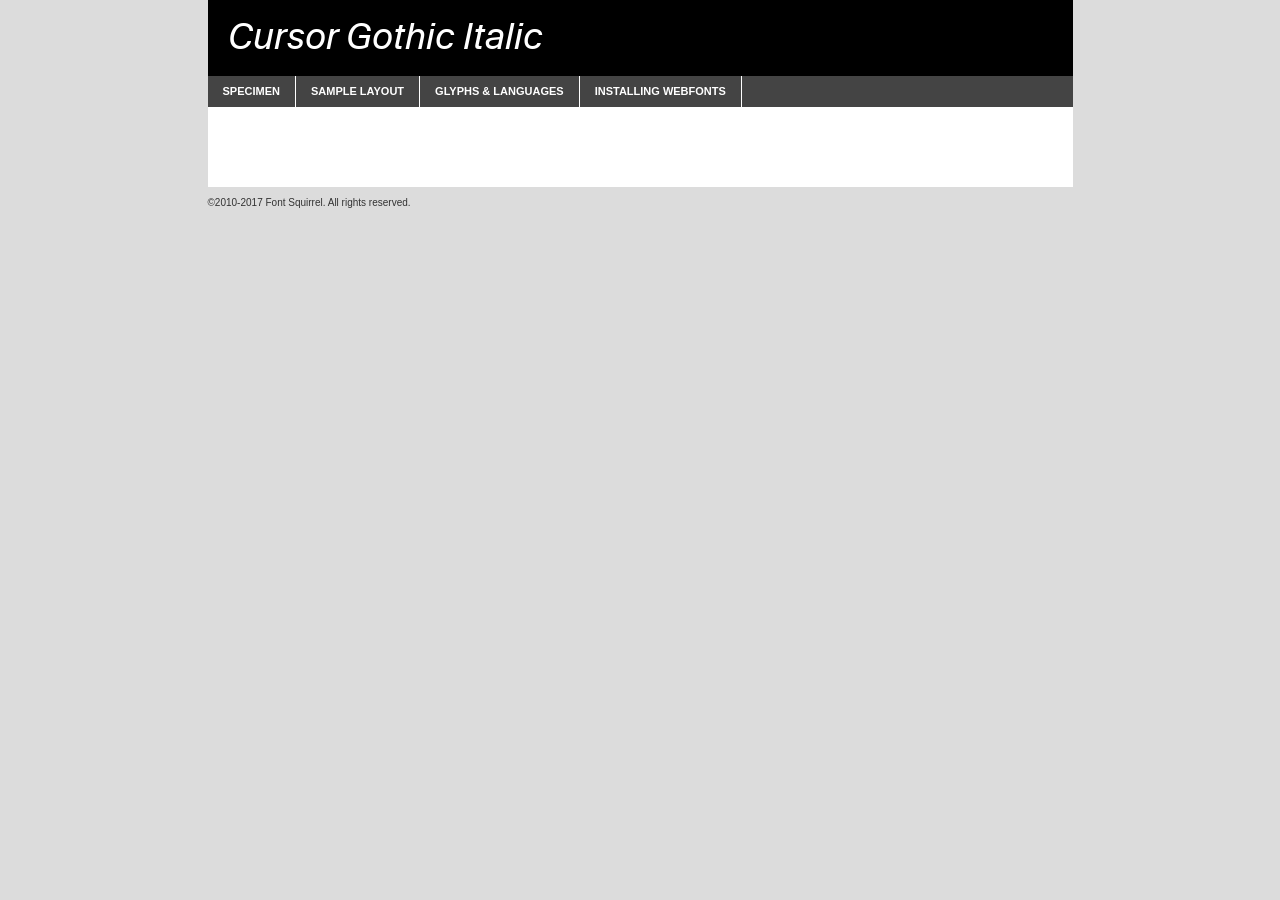
<file: fonts/cursorgothic_italic-s.p.00bb2606-demo.html>
<!DOCTYPE html PUBLIC "-//W3C//DTD XHTML 1.0 Transitional//EN"
        "http://www.w3.org/TR/xhtml1/DTD/xhtml1-transitional.dtd">

<html xmlns="http://www.w3.org/1999/xhtml" xml:lang="en" lang="en">
<head>
    <meta http-equiv="Content-Type" content="text/html; charset=utf-8"/>
    <script src="http://ajax.googleapis.com/ajax/libs/jquery/1.7.2/jquery.min.js" type="text/javascript" charset="utf-8"></script>
    <script type="text/javascript">
		(function($) {
			$.fn.easyTabs = function(option) {
				var param = jQuery.extend({ fadeSpeed: 'fast', defaultContent: 1, activeClass: 'active' }, option);
				$(this).each(function() {
					var thisId = '#' + this.id;
					if ( param.defaultContent == '' )
					{
						param.defaultContent = 1;
					}
					if ( typeof param.defaultContent == 'number' )
					{
						var defaultTab = $(thisId + ' .tabs li:eq(' + (param.defaultContent - 1) + ') a').attr('href').substr(1);
					}
					else
					{
						var defaultTab = param.defaultContent;
					}
					$(thisId + ' .tabs li a').each(function() {
						var tabToHide = $(this).attr('href').substr(1);
						$('#' + tabToHide).addClass('easytabs-tab-content');
					});
					hideAll();
					changeContent(defaultTab);

					function hideAll() {$(thisId + ' .easytabs-tab-content').hide();}

					function changeContent(tabId)
					{
						hideAll();
						$(thisId + ' .tabs li').removeClass(param.activeClass);
						$(thisId + ' .tabs li a[href=#' + tabId + ']').closest('li').addClass(param.activeClass);
						if ( param.fadeSpeed != 'none' )
						{
							$(thisId + ' #' + tabId).fadeIn(param.fadeSpeed);
						}
						else
						{
							$(thisId + ' #' + tabId).show();
						}
					}

					$(thisId + ' .tabs li').click(function() {
						var tabId = $(this).find('a').attr('href').substr(1);
						changeContent(tabId);
						return false;
					});
				});
			}
		})(jQuery);
    </script>
    <link rel="stylesheet" href="specimen_files/specimen_stylesheet.css" type="text/css" charset="utf-8"/>
    <link rel="stylesheet" href="stylesheet.css" type="text/css" charset="utf-8"/>

    <style type="text/css">
        		body {
			font-family: 'cursor_gothicitalic';
        		}

            </style>

    <title>Cursor Gothic Italic Specimen</title>


    <script type="text/javascript" charset="utf-8">
		$(document).ready(function() {
			$('#container').easyTabs({ defaultContent: 1 });
		});
    </script>
</head>

<body>
<div id="container">
    <div id="header">
		Cursor Gothic Italic    </div>
    <ul class="tabs">
        <li><a href="#specimen">Specimen</a></li>
        <li><a href="#layout">Sample Layout</a></li>
                <li><a href="#glyphs">Glyphs &amp; Languages</a></li>
        <li><a href="#installing">Installing Webfonts</a></li>

    </ul>

    <div id="main_content">


        <div id="specimen">

            <div class="section">
                <div class="grid12 firstcol">
                    <div class="huge">AaBb</div>
                </div>
            </div>

            <div class="section">
                <div class="glyph_range">A&#x200B;B&#x200b;C&#x200b;D&#x200b;E&#x200b;F&#x200b;G&#x200b;H&#x200b;I&#x200b;J&#x200b;K&#x200b;L&#x200b;M&#x200b;N&#x200b;O&#x200b;P&#x200b;Q&#x200b;R&#x200b;S&#x200b;T&#x200b;U&#x200b;V&#x200b;W&#x200b;X&#x200b;Y&#x200b;Z&#x200b;a&#x200b;b&#x200b;c&#x200b;d&#x200b;e&#x200b;f&#x200b;g&#x200b;h&#x200b;i&#x200b;j&#x200b;k&#x200b;l&#x200b;m&#x200b;n&#x200b;o&#x200b;p&#x200b;q&#x200b;r&#x200b;s&#x200b;t&#x200b;u&#x200b;v&#x200b;w&#x200b;x&#x200b;y&#x200b;z&#x200b;1&#x200b;2&#x200b;3&#x200b;4&#x200b;5&#x200b;6&#x200b;7&#x200b;8&#x200b;9&#x200b;0&#x200b;&amp;&#x200b;.&#x200b;,&#x200b;?&#x200b;!&#x200b;&#64;&#x200b;(&#x200b;)&#x200b;#&#x200b;$&#x200b;%&#x200b;*&#x200b;+&#x200b;-&#x200b;=&#x200b;:&#x200b;;</div>
            </div>
            <div class="section">
                <div class="grid12 firstcol">
                    <table class="sample_table">
                        <tr>
                            <td>10</td>
                            <td class="size10">abcdefghijklmnopqrstuvwxyzABCDEFGHIJKLMNOPQRSTUVWXYZ0123456789abcdefghijklmnopqrstuvwxyzABCDEFGHIJKLMNOPQRSTUVWXYZ0123456789abcdefghijklmnopqrstuvwxyzABCDEFGHIJKLMNOPQRSTUVWXYZ</td>
                        </tr>
                        <tr>
                            <td>11</td>
                            <td class="size11">abcdefghijklmnopqrstuvwxyzABCDEFGHIJKLMNOPQRSTUVWXYZ0123456789abcdefghijklmnopqrstuvwxyzABCDEFGHIJKLMNOPQRSTUVWXYZ0123456789abcdefghijklmnopqrstuvwxyzABCDEFGHIJKLMNOPQRSTUVWXYZ</td>
                        </tr>
                        <tr>
                            <td>12</td>
                            <td class="size12">abcdefghijklmnopqrstuvwxyzABCDEFGHIJKLMNOPQRSTUVWXYZ0123456789abcdefghijklmnopqrstuvwxyzABCDEFGHIJKLMNOPQRSTUVWXYZ0123456789abcdefghijklmnopqrstuvwxyzABCDEFGHIJKLMNOPQRSTUVWXYZ</td>
                        </tr>
                        <tr>
                            <td>13</td>
                            <td class="size13">abcdefghijklmnopqrstuvwxyzABCDEFGHIJKLMNOPQRSTUVWXYZ0123456789abcdefghijklmnopqrstuvwxyzABCDEFGHIJKLMNOPQRSTUVWXYZ0123456789abcdefghijklmnopqrstuvwxyzABCDEFGHIJKLMNOPQRSTUVWXYZ</td>
                        </tr>
                        <tr>
                            <td>14</td>
                            <td class="size14">abcdefghijklmnopqrstuvwxyzABCDEFGHIJKLMNOPQRSTUVWXYZ0123456789abcdefghijklmnopqrstuvwxyzABCDEFGHIJKLMNOPQRSTUVWXYZ0123456789abcdefghijklmnopqrstuvwxyzABCDEFGHIJKLMNOPQRSTUVWXYZ</td>
                        </tr>
                        <tr>
                            <td>16</td>
                            <td class="size16">abcdefghijklmnopqrstuvwxyzABCDEFGHIJKLMNOPQRSTUVWXYZ0123456789abcdefghijklmnopqrstuvwxyzABCDEFGHIJKLMNOPQRSTUVWXYZ</td>
                        </tr>
                        <tr>
                            <td>18</td>
                            <td class="size18">abcdefghijklmnopqrstuvwxyzABCDEFGHIJKLMNOPQRSTUVWXYZ0123456789abcdefghijklmnopqrstuvwxyzABCDEFGHIJKLMNOPQRSTUVWXYZ</td>
                        </tr>
                        <tr>
                            <td>20</td>
                            <td class="size20">abcdefghijklmnopqrstuvwxyzABCDEFGHIJKLMNOPQRSTUVWXYZ0123456789abcdefghijklmnopqrstuvwxyzABCDEFGHIJKLMNOPQRSTUVWXYZ</td>
                        </tr>
                        <tr>
                            <td>24</td>
                            <td class="size24">abcdefghijklmnopqrstuvwxyzABCDEFGHIJKLMNOPQRSTUVWXYZ0123456789abcdefghijklmnopqrstuvwxyzABCDEFGHIJKLMNOPQRSTUVWXYZ</td>
                        </tr>
                        <tr>
                            <td>30</td>
                            <td class="size30">abcdefghijklmnopqrstuvwxyzABCDEFGHIJKLMNOPQRSTUVWXYZ0123456789abcdefghijklmnopqrstuvwxyzABCDEFGHIJKLMNOPQRSTUVWXYZ</td>
                        </tr>
                        <tr>
                            <td>36</td>
                            <td class="size36">abcdefghijklmnopqrstuvwxyzABCDEFGHIJKLMNOPQRSTUVWXYZ0123456789abcdefghijklmnopqrstuvwxyzABCDEFGHIJKLMNOPQRSTUVWXYZ</td>
                        </tr>
                        <tr>
                            <td>48</td>
                            <td class="size48">abcdefghijklmnopqrstuvwxyzABCDEFGHIJKLMNOPQRSTUVWXYZ0123456789abcdefghijklmnopqrstuvwxyzABCDEFGHIJKLMNOPQRSTUVWXYZ</td>
                        </tr>
                        <tr>
                            <td>60</td>
                            <td class="size60">abcdefghijklmnopqrstuvwxyzABCDEFGHIJKLMNOPQRSTUVWXYZ0123456789abcdefghijklmnopqrstuvwxyzABCDEFGHIJKLMNOPQRSTUVWXYZ</td>
                        </tr>
                        <tr>
                            <td>72</td>
                            <td class="size72">abcdefghijklmnopqrstuvwxyzABCDEFGHIJKLMNOPQRSTUVWXYZ0123456789abcdefghijklmnopqrstuvwxyzABCDEFGHIJKLMNOPQRSTUVWXYZ</td>
                        </tr>
                        <tr>
                            <td>90</td>
                            <td class="size90">abcdefghijklmnopqrstuvwxyzABCDEFGHIJKLMNOPQRSTUVWXYZ0123456789abcdefghijklmnopqrstuvwxyzABCDEFGHIJKLMNOPQRSTUVWXYZ</td>
                        </tr>
                    </table>

                </div>

            </div>


            <div class="section" id="bodycomparison">


                <div id="xheight">
                    <div class="fontbody">&#x25FC;&#x25FC;&#x25FC;&#x25FC;&#x25FC;&#x25FC;&#x25FC;&#x25FC;&#x25FC;&#x25FC;&#x25FC;&#x25FC;&#x25FC;&#x25FC;&#x25FC;&#x25FC;&#x25FC;&#x25FC;&#x25FC;&#x25FC;&#x25FC;&#x25FC;&#x25FC;&#x25FC;&#x25FC;&#x25FC;&#x25FC;&#x25FC;&#x25FC;&#x25FC;&#x25FC;&#x25FC;&#x25FC;&#x25FC;&#x25FC;&#x25FC;&#x25FC;&#x25FC;&#x25FC;&#x25FC;&#x25FC;&#x25FC;&#x25FC;&#x25FC;&#x25FC;&#x25FC;&#x25FC;&#x25FC;&#x25FC;&#x25FC;&#x25FC;&#x25FC;&#x25FC;&#x25FC;&#x25FC;&#x25FC;&#x25FC;&#x25FC;&#x25FC;&#x25FC;&#x25FC;&#x25FC;&#x25FC;&#x25FC;&#x25FC;&#x25FC;&#x25FC;&#x25FC;&#x25FC;&#x25FC;&#x25FC;&#x25FC;&#x25FC;&#x25FC;&#x25FC;&#x25FC;&#x25FC;&#x25FC;&#x25FC;&#x25FC;&#x25FC;&#x25FC;&#x25FC;&#x25FC;&#x25FC;&#x25FC;&#x25FC;&#x25FC;&#x25FC;&#x25FC;&#x25FC;&#x25FC;&#x25FC;&#x25FC;&#x25FC;&#x25FC;&#x25FC;&#x25FC;&#x25FC;body</div>
                    <div class="arialbody">body</div>
                    <div class="verdanabody">body</div>
                    <div class="georgiabody">body</div>
                </div>
                <div class="fontbody" style="z-index:1">
                    body<span>Cursor Gothic Italic</span>
                </div>
                <div class="arialbody" style="z-index:1">
                    body<span>Arial</span>
                </div>
                <div class="verdanabody" style="z-index:1">
                    body<span>Verdana</span>
                </div>
                <div class="georgiabody" style="z-index:1">
                    body<span>Georgia</span>
                </div>


            </div>


            <div class="section psample psample_row1" id="">

                <div class="grid2 firstcol">
                    <p class="size10"><span>10.</span>Aenean lacinia bibendum nulla sed consectetur. Fusce dapibus, tellus ac cursus commodo, tortor mauris condimentum nibh, ut fermentum massa justo sit amet risus. Nullam id dolor id nibh ultricies vehicula ut id elit. Cum sociis natoque penatibus et magnis dis parturient montes, nascetur ridiculus mus. Nulla vitae elit libero, a pharetra augue.</p>

                </div>
                <div class="grid3">
                    <p class="size11"><span>11.</span>Aenean lacinia bibendum nulla sed consectetur. Fusce dapibus, tellus ac cursus commodo, tortor mauris condimentum nibh, ut fermentum massa justo sit amet risus. Nullam id dolor id nibh ultricies vehicula ut id elit. Cum sociis natoque penatibus et magnis dis parturient montes, nascetur ridiculus mus. Nulla vitae elit libero, a pharetra augue.</p>

                </div>
                <div class="grid3">
                    <p class="size12"><span>12.</span>Aenean lacinia bibendum nulla sed consectetur. Fusce dapibus, tellus ac cursus commodo, tortor mauris condimentum nibh, ut fermentum massa justo sit amet risus. Nullam id dolor id nibh ultricies vehicula ut id elit. Cum sociis natoque penatibus et magnis dis parturient montes, nascetur ridiculus mus. Nulla vitae elit libero, a pharetra augue.</p>

                </div>
                <div class="grid4">
                    <p class="size13"><span>13.</span>Aenean lacinia bibendum nulla sed consectetur. Fusce dapibus, tellus ac cursus commodo, tortor mauris condimentum nibh, ut fermentum massa justo sit amet risus. Nullam id dolor id nibh ultricies vehicula ut id elit. Cum sociis natoque penatibus et magnis dis parturient montes, nascetur ridiculus mus. Nulla vitae elit libero, a pharetra augue.</p>

                </div>
                <div class="white_blend"></div>

            </div>
            <div class="section psample psample_row2" id="">
                <div class="grid3 firstcol">
                    <p class="size14"><span>14.</span>Aenean lacinia bibendum nulla sed consectetur. Fusce dapibus, tellus ac cursus commodo, tortor mauris condimentum nibh, ut fermentum massa justo sit amet risus. Nullam id dolor id nibh ultricies vehicula ut id elit. Cum sociis natoque penatibus et magnis dis parturient montes, nascetur ridiculus mus. Nulla vitae elit libero, a pharetra augue.</p>

                </div>
                <div class="grid4">
                    <p class="size16"><span>16.</span>Aenean lacinia bibendum nulla sed consectetur. Fusce dapibus, tellus ac cursus commodo, tortor mauris condimentum nibh, ut fermentum massa justo sit amet risus. Nullam id dolor id nibh ultricies vehicula ut id elit. Cum sociis natoque penatibus et magnis dis parturient montes, nascetur ridiculus mus. Nulla vitae elit libero, a pharetra augue.</p>

                </div>
                <div class="grid5">
                    <p class="size18"><span>18.</span>Aenean lacinia bibendum nulla sed consectetur. Fusce dapibus, tellus ac cursus commodo, tortor mauris condimentum nibh, ut fermentum massa justo sit amet risus. Nullam id dolor id nibh ultricies vehicula ut id elit. Cum sociis natoque penatibus et magnis dis parturient montes, nascetur ridiculus mus. Nulla vitae elit libero, a pharetra augue.</p>

                </div>

                <div class="white_blend"></div>

            </div>

            <div class="section psample psample_row3" id="">
                <div class="grid5 firstcol">
                    <p class="size20"><span>20.</span>Aenean lacinia bibendum nulla sed consectetur. Fusce dapibus, tellus ac cursus commodo, tortor mauris condimentum nibh, ut fermentum massa justo sit amet risus. Nullam id dolor id nibh ultricies vehicula ut id elit. Cum sociis natoque penatibus et magnis dis parturient montes, nascetur ridiculus mus. Nulla vitae elit libero, a pharetra augue.</p>
                </div>
                <div class="grid7">
                    <p class="size24"><span>24.</span>Aenean lacinia bibendum nulla sed consectetur. Fusce dapibus, tellus ac cursus commodo, tortor mauris condimentum nibh, ut fermentum massa justo sit amet risus. Nullam id dolor id nibh ultricies vehicula ut id elit. Cum sociis natoque penatibus et magnis dis parturient montes, nascetur ridiculus mus. Nulla vitae elit libero, a pharetra augue.</p>
                </div>

                <div class="white_blend"></div>

            </div>

            <div class="section psample psample_row4" id="">
                <div class="grid12 firstcol">
                    <p class="size30"><span>30.</span>Aenean lacinia bibendum nulla sed consectetur. Fusce dapibus, tellus ac cursus commodo, tortor mauris condimentum nibh, ut fermentum massa justo sit amet risus. Nullam id dolor id nibh ultricies vehicula ut id elit. Cum sociis natoque penatibus et magnis dis parturient montes, nascetur ridiculus mus. Nulla vitae elit libero, a pharetra augue.</p>
                </div>
                <div class="white_blend"></div>

            </div>


            <div class="section psample psample_row1 fullreverse">
                <div class="grid2 firstcol">
                    <p class="size10"><span>10.</span>Aenean lacinia bibendum nulla sed consectetur. Fusce dapibus, tellus ac cursus commodo, tortor mauris condimentum nibh, ut fermentum massa justo sit amet risus. Nullam id dolor id nibh ultricies vehicula ut id elit. Cum sociis natoque penatibus et magnis dis parturient montes, nascetur ridiculus mus. Nulla vitae elit libero, a pharetra augue.</p>

                </div>
                <div class="grid3">
                    <p class="size11"><span>11.</span>Aenean lacinia bibendum nulla sed consectetur. Fusce dapibus, tellus ac cursus commodo, tortor mauris condimentum nibh, ut fermentum massa justo sit amet risus. Nullam id dolor id nibh ultricies vehicula ut id elit. Cum sociis natoque penatibus et magnis dis parturient montes, nascetur ridiculus mus. Nulla vitae elit libero, a pharetra augue.</p>

                </div>
                <div class="grid3">
                    <p class="size12"><span>12.</span>Aenean lacinia bibendum nulla sed consectetur. Fusce dapibus, tellus ac cursus commodo, tortor mauris condimentum nibh, ut fermentum massa justo sit amet risus. Nullam id dolor id nibh ultricies vehicula ut id elit. Cum sociis natoque penatibus et magnis dis parturient montes, nascetur ridiculus mus. Nulla vitae elit libero, a pharetra augue.</p>

                </div>
                <div class="grid4">
                    <p class="size13"><span>13.</span>Aenean lacinia bibendum nulla sed consectetur. Fusce dapibus, tellus ac cursus commodo, tortor mauris condimentum nibh, ut fermentum massa justo sit amet risus. Nullam id dolor id nibh ultricies vehicula ut id elit. Cum sociis natoque penatibus et magnis dis parturient montes, nascetur ridiculus mus. Nulla vitae elit libero, a pharetra augue.</p>

                </div>
                <div class="black_blend"></div>

            </div>

            <div class="section psample psample_row2 fullreverse">
                <div class="grid3 firstcol">
                    <p class="size14"><span>14.</span>Aenean lacinia bibendum nulla sed consectetur. Fusce dapibus, tellus ac cursus commodo, tortor mauris condimentum nibh, ut fermentum massa justo sit amet risus. Nullam id dolor id nibh ultricies vehicula ut id elit. Cum sociis natoque penatibus et magnis dis parturient montes, nascetur ridiculus mus. Nulla vitae elit libero, a pharetra augue.</p>

                </div>
                <div class="grid4">
                    <p class="size16"><span>16.</span>Aenean lacinia bibendum nulla sed consectetur. Fusce dapibus, tellus ac cursus commodo, tortor mauris condimentum nibh, ut fermentum massa justo sit amet risus. Nullam id dolor id nibh ultricies vehicula ut id elit. Cum sociis natoque penatibus et magnis dis parturient montes, nascetur ridiculus mus. Nulla vitae elit libero, a pharetra augue.</p>

                </div>
                <div class="grid5">
                    <p class="size18"><span>18.</span>Aenean lacinia bibendum nulla sed consectetur. Fusce dapibus, tellus ac cursus commodo, tortor mauris condimentum nibh, ut fermentum massa justo sit amet risus. Nullam id dolor id nibh ultricies vehicula ut id elit. Cum sociis natoque penatibus et magnis dis parturient montes, nascetur ridiculus mus. Nulla vitae elit libero, a pharetra augue.</p>

                </div>
                <div class="black_blend"></div>

            </div>

            <div class="section psample fullreverse psample_row3" id="">
                <div class="grid5 firstcol">
                    <p class="size20"><span>20.</span>Aenean lacinia bibendum nulla sed consectetur. Fusce dapibus, tellus ac cursus commodo, tortor mauris condimentum nibh, ut fermentum massa justo sit amet risus. Nullam id dolor id nibh ultricies vehicula ut id elit. Cum sociis natoque penatibus et magnis dis parturient montes, nascetur ridiculus mus. Nulla vitae elit libero, a pharetra augue.</p>
                </div>
                <div class="grid7">
                    <p class="size24"><span>24.</span>Aenean lacinia bibendum nulla sed consectetur. Fusce dapibus, tellus ac cursus commodo, tortor mauris condimentum nibh, ut fermentum massa justo sit amet risus. Nullam id dolor id nibh ultricies vehicula ut id elit. Cum sociis natoque penatibus et magnis dis parturient montes, nascetur ridiculus mus. Nulla vitae elit libero, a pharetra augue.</p>
                </div>

                <div class="black_blend"></div>

            </div>

            <div class="section psample fullreverse psample_row4" id="" style="border-bottom: 20px #000 solid;">
                <div class="grid12 firstcol">
                    <p class="size30"><span>30.</span>Aenean lacinia bibendum nulla sed consectetur. Fusce dapibus, tellus ac cursus commodo, tortor mauris condimentum nibh, ut fermentum massa justo sit amet risus. Nullam id dolor id nibh ultricies vehicula ut id elit. Cum sociis natoque penatibus et magnis dis parturient montes, nascetur ridiculus mus. Nulla vitae elit libero, a pharetra augue.</p>
                </div>
                <div class="black_blend"></div>

            </div>


        </div>

        <div id="layout">

            <div class="section">

                <div class="grid12 firstcol">
                    <h1>Lorem Ipsum Dolor</h1>
                    <h2>Etiam porta sem malesuada magna mollis euismod</h2>

                    <p class="byline">By <a href="#link">Aenean Lacinia</a></p>
                </div>
            </div>
            <div class="section">
                <div class="grid8 firstcol">
                    <p class="large">Donec sed odio dui. Morbi leo risus, porta ac consectetur ac, vestibulum at eros. Fusce dapibus, tellus ac cursus commodo, tortor mauris condimentum nibh, ut fermentum massa justo sit amet risus. </p>


                    <h3>Pellentesque ornare sem</h3>

                    <p>Maecenas sed diam eget risus varius blandit sit amet non magna. Maecenas faucibus mollis interdum. Donec ullamcorper nulla non metus auctor fringilla. Nullam id dolor id nibh ultricies vehicula ut id elit. Nullam id dolor id nibh ultricies vehicula ut id elit. </p>

                    <p>Aenean eu leo quam. Pellentesque ornare sem lacinia quam venenatis vestibulum. Lorem ipsum dolor sit amet, consectetur adipiscing elit. Cum sociis natoque penatibus et magnis dis parturient montes, nascetur ridiculus mus. </p>

                    <p>Nulla vitae elit libero, a pharetra augue. Praesent commodo cursus magna, vel scelerisque nisl consectetur et. Aenean lacinia bibendum nulla sed consectetur. </p>

                    <p>Nullam quis risus eget urna mollis ornare vel eu leo. Nullam quis risus eget urna mollis ornare vel eu leo. Maecenas sed diam eget risus varius blandit sit amet non magna. Donec ullamcorper nulla non metus auctor fringilla. </p>

                    <h3>Cras mattis consectetur</h3>

                    <p>Aenean eu leo quam. Pellentesque ornare sem lacinia quam venenatis vestibulum. Aenean lacinia bibendum nulla sed consectetur. Integer posuere erat a ante venenatis dapibus posuere velit aliquet. Cras mattis consectetur purus sit amet fermentum. </p>

                    <p>Nullam id dolor id nibh ultricies vehicula ut id elit. Nullam quis risus eget urna mollis ornare vel eu leo. Cras mattis consectetur purus sit amet fermentum.</p>
                </div>

                <div class="grid4 sidebar">

                    <div class="box reverse">
                        <p class="last">Nullam quis risus eget urna mollis ornare vel eu leo. Donec ullamcorper nulla non metus auctor fringilla. Cras mattis consectetur purus sit amet fermentum. Sed posuere consectetur est at lobortis. Lorem ipsum dolor sit amet, consectetur adipiscing elit. </p>
                    </div>

                    <p class="caption">Maecenas sed diam eget risus varius.</p>

                    <p>Vestibulum id ligula porta felis euismod semper. Integer posuere erat a ante venenatis dapibus posuere velit aliquet. Vestibulum id ligula porta felis euismod semper. Sed posuere consectetur est at lobortis. Maecenas sed diam eget risus varius blandit sit amet non magna. Fusce dapibus, tellus ac cursus commodo, tortor mauris condimentum nibh, ut fermentum massa justo sit amet risus. </p>


                    <p>Duis mollis, est non commodo luctus, nisi erat porttitor ligula, eget lacinia odio sem nec elit. Aenean lacinia bibendum nulla sed consectetur. Vivamus sagittis lacus vel augue laoreet rutrum faucibus dolor auctor. Aenean lacinia bibendum nulla sed consectetur. Nullam quis risus eget urna mollis ornare vel eu leo. </p>

                    <p>Praesent commodo cursus magna, vel scelerisque nisl consectetur et. Donec ullamcorper nulla non metus auctor fringilla. Maecenas faucibus mollis interdum. Fusce dapibus, tellus ac cursus commodo, tortor mauris condimentum nibh, ut fermentum massa justo sit amet risus. </p>

                </div>
            </div>

        </div>


		

        <div id="glyphs">
            <div class="section">
                <div class="grid12 firstcol">

                    <h1>Language Support</h1>
                    <p>The subset of Cursor Gothic Italic in this kit supports the following languages:<br/>

						Albanian, Basque, Breton, Chamorro, Danish, Dutch, English, Faroese, Finnish, French, Frisian, Galician, German, Icelandic, Italian, Malagasy, Norwegian, Portuguese, Spanish, Alsatian, Aragonese, Arapaho, Arrernte, Asturian, Aymara, Bislama, Cebuano, Corsican, Fijian, French_creole, Genoese, Gilbertese, Greenlandic, Haitian_creole, Hiligaynon, Hmong, Hopi, Ibanag, Iloko_ilokano, Indonesian, Interglossa_glosa, Interlingua, Irish_gaelic, Jerriais, Lojban, Lombard, Luxembourgeois, Manx, Mohawk, Norfolk_pitcairnese, Occitan, Oromo, Pangasinan, Papiamento, Piedmontese, Potawatomi, Rhaeto-romance, Romansh, Rotokas, Sami_lule, Samoan, Sardinian, Scots_gaelic, Seychelles_creole, Shona, Sicilian, Somali, Southern_ndebele, Swahili, Swati_swazi, Tagalog_filipino_pilipino, Tetum, Tok_pisin, Uyghur_latinized, Volapuk, Walloon, Warlpiri, Xhosa, Yapese, Zulu, Latinbasic, Ubasic, Demo                    </p>
                    <h1>Glyph Chart</h1>
                    <p>The subset of Cursor Gothic Italic in this kit includes all the glyphs listed below. Unicode entities are included above each glyph to help you insert individual characters into your layout.</p>
                    <div id="glyph_chart">

						                            							                                <div><p>&amp;#13;</p>&#13;</div>
																				                                <div><p>&amp;#32;</p>&#32;</div>
																				                                <div><p>&amp;#33;</p>&#33;</div>
																				                                <div><p>&amp;#34;</p>&#34;</div>
																				                                <div><p>&amp;#35;</p>&#35;</div>
																				                                <div><p>&amp;#36;</p>&#36;</div>
																				                                <div><p>&amp;#37;</p>&#37;</div>
																				                                <div><p>&amp;#38;</p>&#38;</div>
																				                                <div><p>&amp;#39;</p>&#39;</div>
																				                                <div><p>&amp;#40;</p>&#40;</div>
																				                                <div><p>&amp;#41;</p>&#41;</div>
																				                                <div><p>&amp;#42;</p>&#42;</div>
																				                                <div><p>&amp;#43;</p>&#43;</div>
																				                                <div><p>&amp;#44;</p>&#44;</div>
																				                                <div><p>&amp;#45;</p>&#45;</div>
																				                                <div><p>&amp;#46;</p>&#46;</div>
																				                                <div><p>&amp;#47;</p>&#47;</div>
																				                                <div><p>&amp;#48;</p>&#48;</div>
																				                                <div><p>&amp;#49;</p>&#49;</div>
																				                                <div><p>&amp;#50;</p>&#50;</div>
																				                                <div><p>&amp;#51;</p>&#51;</div>
																				                                <div><p>&amp;#52;</p>&#52;</div>
																				                                <div><p>&amp;#53;</p>&#53;</div>
																				                                <div><p>&amp;#54;</p>&#54;</div>
																				                                <div><p>&amp;#55;</p>&#55;</div>
																				                                <div><p>&amp;#56;</p>&#56;</div>
																				                                <div><p>&amp;#57;</p>&#57;</div>
																				                                <div><p>&amp;#58;</p>&#58;</div>
																				                                <div><p>&amp;#59;</p>&#59;</div>
																				                                <div><p>&amp;#60;</p>&#60;</div>
																				                                <div><p>&amp;#61;</p>&#61;</div>
																				                                <div><p>&amp;#62;</p>&#62;</div>
																				                                <div><p>&amp;#63;</p>&#63;</div>
																				                                <div><p>&amp;#64;</p>&#64;</div>
																				                                <div><p>&amp;#65;</p>&#65;</div>
																				                                <div><p>&amp;#66;</p>&#66;</div>
																				                                <div><p>&amp;#67;</p>&#67;</div>
																				                                <div><p>&amp;#68;</p>&#68;</div>
																				                                <div><p>&amp;#69;</p>&#69;</div>
																				                                <div><p>&amp;#70;</p>&#70;</div>
																				                                <div><p>&amp;#71;</p>&#71;</div>
																				                                <div><p>&amp;#72;</p>&#72;</div>
																				                                <div><p>&amp;#73;</p>&#73;</div>
																				                                <div><p>&amp;#74;</p>&#74;</div>
																				                                <div><p>&amp;#75;</p>&#75;</div>
																				                                <div><p>&amp;#76;</p>&#76;</div>
																				                                <div><p>&amp;#77;</p>&#77;</div>
																				                                <div><p>&amp;#78;</p>&#78;</div>
																				                                <div><p>&amp;#79;</p>&#79;</div>
																				                                <div><p>&amp;#80;</p>&#80;</div>
																				                                <div><p>&amp;#81;</p>&#81;</div>
																				                                <div><p>&amp;#82;</p>&#82;</div>
																				                                <div><p>&amp;#83;</p>&#83;</div>
																				                                <div><p>&amp;#84;</p>&#84;</div>
																				                                <div><p>&amp;#85;</p>&#85;</div>
																				                                <div><p>&amp;#86;</p>&#86;</div>
																				                                <div><p>&amp;#87;</p>&#87;</div>
																				                                <div><p>&amp;#88;</p>&#88;</div>
																				                                <div><p>&amp;#89;</p>&#89;</div>
																				                                <div><p>&amp;#90;</p>&#90;</div>
																				                                <div><p>&amp;#91;</p>&#91;</div>
																				                                <div><p>&amp;#92;</p>&#92;</div>
																				                                <div><p>&amp;#93;</p>&#93;</div>
																				                                <div><p>&amp;#94;</p>&#94;</div>
																				                                <div><p>&amp;#95;</p>&#95;</div>
																				                                <div><p>&amp;#96;</p>&#96;</div>
																				                                <div><p>&amp;#97;</p>&#97;</div>
																				                                <div><p>&amp;#98;</p>&#98;</div>
																				                                <div><p>&amp;#99;</p>&#99;</div>
																				                                <div><p>&amp;#100;</p>&#100;</div>
																				                                <div><p>&amp;#101;</p>&#101;</div>
																				                                <div><p>&amp;#102;</p>&#102;</div>
																				                                <div><p>&amp;#103;</p>&#103;</div>
																				                                <div><p>&amp;#104;</p>&#104;</div>
																				                                <div><p>&amp;#105;</p>&#105;</div>
																				                                <div><p>&amp;#106;</p>&#106;</div>
																				                                <div><p>&amp;#107;</p>&#107;</div>
																				                                <div><p>&amp;#108;</p>&#108;</div>
																				                                <div><p>&amp;#109;</p>&#109;</div>
																				                                <div><p>&amp;#110;</p>&#110;</div>
																				                                <div><p>&amp;#111;</p>&#111;</div>
																				                                <div><p>&amp;#112;</p>&#112;</div>
																				                                <div><p>&amp;#113;</p>&#113;</div>
																				                                <div><p>&amp;#114;</p>&#114;</div>
																				                                <div><p>&amp;#115;</p>&#115;</div>
																				                                <div><p>&amp;#116;</p>&#116;</div>
																				                                <div><p>&amp;#117;</p>&#117;</div>
																				                                <div><p>&amp;#118;</p>&#118;</div>
																				                                <div><p>&amp;#119;</p>&#119;</div>
																				                                <div><p>&amp;#120;</p>&#120;</div>
																				                                <div><p>&amp;#121;</p>&#121;</div>
																				                                <div><p>&amp;#122;</p>&#122;</div>
																				                                <div><p>&amp;#123;</p>&#123;</div>
																				                                <div><p>&amp;#124;</p>&#124;</div>
																				                                <div><p>&amp;#125;</p>&#125;</div>
																				                                <div><p>&amp;#126;</p>&#126;</div>
																				                                <div><p>&amp;#32;</p>&#32;</div>
																				                                <div><p>&amp;#161;</p>&#161;</div>
																				                                <div><p>&amp;#162;</p>&#162;</div>
																				                                <div><p>&amp;#163;</p>&#163;</div>
																				                                <div><p>&amp;#164;</p>&#164;</div>
																				                                <div><p>&amp;#165;</p>&#165;</div>
																				                                <div><p>&amp;#166;</p>&#166;</div>
																				                                <div><p>&amp;#167;</p>&#167;</div>
																				                                <div><p>&amp;#168;</p>&#168;</div>
																				                                <div><p>&amp;#169;</p>&#169;</div>
																				                                <div><p>&amp;#170;</p>&#170;</div>
																				                                <div><p>&amp;#171;</p>&#171;</div>
																				                                <div><p>&amp;#172;</p>&#172;</div>
																				                                <div><p>&amp;#173;</p>&#173;</div>
																				                                <div><p>&amp;#174;</p>&#174;</div>
																				                                <div><p>&amp;#175;</p>&#175;</div>
																				                                <div><p>&amp;#176;</p>&#176;</div>
																				                                <div><p>&amp;#177;</p>&#177;</div>
																				                                <div><p>&amp;#178;</p>&#178;</div>
																				                                <div><p>&amp;#179;</p>&#179;</div>
																				                                <div><p>&amp;#180;</p>&#180;</div>
																				                                <div><p>&amp;#181;</p>&#181;</div>
																				                                <div><p>&amp;#182;</p>&#182;</div>
																				                                <div><p>&amp;#183;</p>&#183;</div>
																				                                <div><p>&amp;#184;</p>&#184;</div>
																				                                <div><p>&amp;#185;</p>&#185;</div>
																				                                <div><p>&amp;#186;</p>&#186;</div>
																				                                <div><p>&amp;#187;</p>&#187;</div>
																				                                <div><p>&amp;#188;</p>&#188;</div>
																				                                <div><p>&amp;#189;</p>&#189;</div>
																				                                <div><p>&amp;#190;</p>&#190;</div>
																				                                <div><p>&amp;#191;</p>&#191;</div>
																				                                <div><p>&amp;#192;</p>&#192;</div>
																				                                <div><p>&amp;#193;</p>&#193;</div>
																				                                <div><p>&amp;#194;</p>&#194;</div>
																				                                <div><p>&amp;#195;</p>&#195;</div>
																				                                <div><p>&amp;#196;</p>&#196;</div>
																				                                <div><p>&amp;#197;</p>&#197;</div>
																				                                <div><p>&amp;#198;</p>&#198;</div>
																				                                <div><p>&amp;#199;</p>&#199;</div>
																				                                <div><p>&amp;#200;</p>&#200;</div>
																				                                <div><p>&amp;#201;</p>&#201;</div>
																				                                <div><p>&amp;#202;</p>&#202;</div>
																				                                <div><p>&amp;#203;</p>&#203;</div>
																				                                <div><p>&amp;#204;</p>&#204;</div>
																				                                <div><p>&amp;#205;</p>&#205;</div>
																				                                <div><p>&amp;#206;</p>&#206;</div>
																				                                <div><p>&amp;#207;</p>&#207;</div>
																				                                <div><p>&amp;#208;</p>&#208;</div>
																				                                <div><p>&amp;#209;</p>&#209;</div>
																				                                <div><p>&amp;#210;</p>&#210;</div>
																				                                <div><p>&amp;#211;</p>&#211;</div>
																				                                <div><p>&amp;#212;</p>&#212;</div>
																				                                <div><p>&amp;#213;</p>&#213;</div>
																				                                <div><p>&amp;#214;</p>&#214;</div>
																				                                <div><p>&amp;#215;</p>&#215;</div>
																				                                <div><p>&amp;#216;</p>&#216;</div>
																				                                <div><p>&amp;#217;</p>&#217;</div>
																				                                <div><p>&amp;#218;</p>&#218;</div>
																				                                <div><p>&amp;#219;</p>&#219;</div>
																				                                <div><p>&amp;#220;</p>&#220;</div>
																				                                <div><p>&amp;#221;</p>&#221;</div>
																				                                <div><p>&amp;#222;</p>&#222;</div>
																				                                <div><p>&amp;#223;</p>&#223;</div>
																				                                <div><p>&amp;#224;</p>&#224;</div>
																				                                <div><p>&amp;#225;</p>&#225;</div>
																				                                <div><p>&amp;#226;</p>&#226;</div>
																				                                <div><p>&amp;#227;</p>&#227;</div>
																				                                <div><p>&amp;#228;</p>&#228;</div>
																				                                <div><p>&amp;#229;</p>&#229;</div>
																				                                <div><p>&amp;#230;</p>&#230;</div>
																				                                <div><p>&amp;#231;</p>&#231;</div>
																				                                <div><p>&amp;#232;</p>&#232;</div>
																				                                <div><p>&amp;#233;</p>&#233;</div>
																				                                <div><p>&amp;#234;</p>&#234;</div>
																				                                <div><p>&amp;#235;</p>&#235;</div>
																				                                <div><p>&amp;#236;</p>&#236;</div>
																				                                <div><p>&amp;#237;</p>&#237;</div>
																				                                <div><p>&amp;#238;</p>&#238;</div>
																				                                <div><p>&amp;#239;</p>&#239;</div>
																				                                <div><p>&amp;#240;</p>&#240;</div>
																				                                <div><p>&amp;#241;</p>&#241;</div>
																				                                <div><p>&amp;#242;</p>&#242;</div>
																				                                <div><p>&amp;#243;</p>&#243;</div>
																				                                <div><p>&amp;#244;</p>&#244;</div>
																				                                <div><p>&amp;#245;</p>&#245;</div>
																				                                <div><p>&amp;#246;</p>&#246;</div>
																				                                <div><p>&amp;#247;</p>&#247;</div>
																				                                <div><p>&amp;#248;</p>&#248;</div>
																				                                <div><p>&amp;#249;</p>&#249;</div>
																				                                <div><p>&amp;#250;</p>&#250;</div>
																				                                <div><p>&amp;#251;</p>&#251;</div>
																				                                <div><p>&amp;#252;</p>&#252;</div>
																				                                <div><p>&amp;#253;</p>&#253;</div>
																				                                <div><p>&amp;#254;</p>&#254;</div>
																				                                <div><p>&amp;#255;</p>&#255;</div>
																				                                <div><p>&amp;#338;</p>&#338;</div>
																				                                <div><p>&amp;#339;</p>&#339;</div>
																				                                <div><p>&amp;#376;</p>&#376;</div>
																				                                <div><p>&amp;#710;</p>&#710;</div>
																				                                <div><p>&amp;#732;</p>&#732;</div>
																				                                <div><p>&amp;#8192;</p>&#8192;</div>
																				                                <div><p>&amp;#8193;</p>&#8193;</div>
																				                                <div><p>&amp;#8194;</p>&#8194;</div>
																				                                <div><p>&amp;#8195;</p>&#8195;</div>
																				                                <div><p>&amp;#8196;</p>&#8196;</div>
																				                                <div><p>&amp;#8197;</p>&#8197;</div>
																				                                <div><p>&amp;#8198;</p>&#8198;</div>
																				                                <div><p>&amp;#8199;</p>&#8199;</div>
																				                                <div><p>&amp;#8200;</p>&#8200;</div>
																				                                <div><p>&amp;#8201;</p>&#8201;</div>
																				                                <div><p>&amp;#8202;</p>&#8202;</div>
																				                                <div><p>&amp;#8208;</p>&#8208;</div>
																				                                <div><p>&amp;#8209;</p>&#8209;</div>
																				                                <div><p>&amp;#8210;</p>&#8210;</div>
																				                                <div><p>&amp;#8211;</p>&#8211;</div>
																				                                <div><p>&amp;#8212;</p>&#8212;</div>
																				                                <div><p>&amp;#8216;</p>&#8216;</div>
																				                                <div><p>&amp;#8217;</p>&#8217;</div>
																				                                <div><p>&amp;#8218;</p>&#8218;</div>
																				                                <div><p>&amp;#8220;</p>&#8220;</div>
																				                                <div><p>&amp;#8221;</p>&#8221;</div>
																				                                <div><p>&amp;#8222;</p>&#8222;</div>
																				                                <div><p>&amp;#8226;</p>&#8226;</div>
																				                                <div><p>&amp;#8230;</p>&#8230;</div>
																				                                <div><p>&amp;#8239;</p>&#8239;</div>
																				                                <div><p>&amp;#8249;</p>&#8249;</div>
																				                                <div><p>&amp;#8250;</p>&#8250;</div>
																				                                <div><p>&amp;#8287;</p>&#8287;</div>
																				                                <div><p>&amp;#8364;</p>&#8364;</div>
																				                                <div><p>&amp;#8482;</p>&#8482;</div>
																				                                <div><p>&amp;#9724;</p>&#9724;</div>
																				                                <div><p>&amp;#64257;</p>&#64257;</div>
																				                                <div><p>&amp;#64258;</p>&#64258;</div>
																				                                <div><p>&amp;#64259;</p>&#64259;</div>
																				                                <div><p>&amp;#64260;</p>&#64260;</div>
																																													                    </div>
                </div>


            </div>
        </div>


        <div id="specs">

        </div>

        <div id="installing">
            <div class="section">
                <div class="grid7 firstcol">
                    <h1>Installing Webfonts</h1>

                    <p>Webfonts are supported by all major browser platforms but not all in the same way. There are currently four different font formats that must be included in order to target all browsers. This includes TTF, WOFF, EOT and SVG.</p>

                    <h2>1. Upload your webfonts</h2>
                    <p>You must upload your webfont kit to your website. They should be in or near the same directory as your CSS files.</p>

                    <h2>2. Include the webfont stylesheet</h2>
                    <p>A special CSS @font-face declaration helps the various browsers select the appropriate font it needs without causing you a bunch of headaches. Learn more about this syntax by reading the <a href="https://www.fontspring.com/blog/further-hardening-of-the-bulletproof-syntax">Fontspring blog post</a> about it. The code for it is as follows:</p>


                    <code>
                        @font-face{
                        font-family: 'MyWebFont';
                        src: url('WebFont.eot');
                        src: url('WebFont.eot?#iefix') format('embedded-opentype'),
                        url('WebFont.woff') format('woff'),
                        url('WebFont.ttf') format('truetype'),
                        url('WebFont.svg#webfont') format('svg');
                        }
                    </code>

                    <p>We've already gone ahead and generated the code for you. All you have to do is link to the stylesheet in your HTML, like this:</p>
                    <code>&lt;link rel=&quot;stylesheet&quot; href=&quot;stylesheet.css&quot; type=&quot;text/css&quot; charset=&quot;utf-8&quot; /&gt;</code>

                    <h2>3. Modify your own stylesheet</h2>
                    <p>To take advantage of your new fonts, you must tell your stylesheet to use them. Look at the original @font-face declaration above and find the property called "font-family." The name linked there will be what you use to reference the font. Prepend that webfont name to the font stack in the "font-family" property, inside the selector you want to change. For example:</p>
                    <code>p { font-family: 'WebFont', Arial, sans-serif; }</code>

                    <h2>4. Test</h2>
                    <p>Getting webfonts to work cross-browser <em>can</em> be tricky. Use the information in the sidebar to help you if you find that fonts aren't loading in a particular browser.</p>
                </div>

                <div class="grid5 sidebar">
                    <div class="box">
                        <h2>Troubleshooting<br/>Font-Face Problems</h2>
                        <p>Having trouble getting your webfonts to load in your new website? Here are some tips to sort out what might be the problem.</p>

                        <h3>Fonts not showing in any browser</h3>

                        <p>This sounds like you need to work on the plumbing. You either did not upload the fonts to the correct directory, or you did not link the fonts properly in the CSS. If you've confirmed that all this is correct and you still have a problem, take a look at your .htaccess file and see if requests are getting intercepted.</p>

                        <h3>Fonts not loading in iPhone or iPad</h3>

                        <p>The most common problem here is that you are serving the fonts from an IIS server. IIS refuses to serve files that have unknown MIME types. If that is the case, you must set the MIME type for SVG to "image/svg+xml" in the server settings. Follow these instructions from Microsoft if you need help.</p>

                        <h3>Fonts not loading in Firefox</h3>

                        <p>The primary reason for this failure? You are still using a version Firefox older than 3.5. So upgrade already! If that isn't it, then you are very likely serving fonts from a different domain. Firefox requires that all font assets be served from the same domain. Lastly it is possible that you need to add WOFF to your list of MIME types (if you are serving via IIS.)</p>

                        <h3>Fonts not loading in IE</h3>

                        <p>Are you looking at Internet Explorer on an actual Windows machine or are you cheating by using a service like Adobe BrowserLab? Many of these screenshot services do not render @font-face for IE. Best to test it on a real machine.</p>

                        <h3>Fonts not loading in IE9</h3>

                        <p>IE9, like Firefox, requires that fonts be served from the same domain as the website. Make sure that is the case.</p>
                    </div>
                </div>
            </div>

        </div>

    </div>
    <div id="footer">
        <p>&copy;2010-2017 Font Squirrel. All rights reserved.</p>
    </div>
</div>
</body>
</html>
</file>
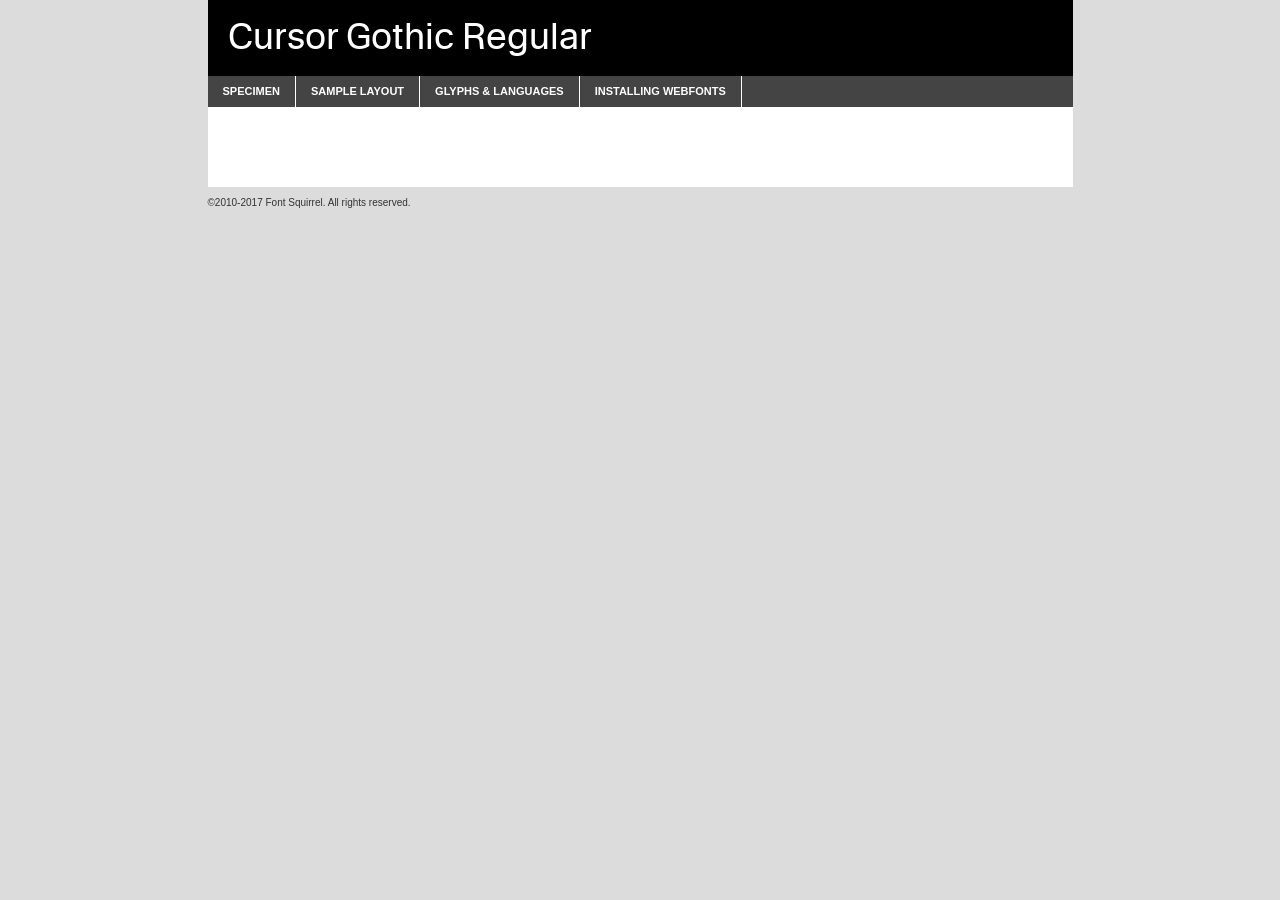
<file: fonts/cursorgothic_regular-s.p.a361088d-demo.html>
<!DOCTYPE html PUBLIC "-//W3C//DTD XHTML 1.0 Transitional//EN"
        "http://www.w3.org/TR/xhtml1/DTD/xhtml1-transitional.dtd">

<html xmlns="http://www.w3.org/1999/xhtml" xml:lang="en" lang="en">
<head>
    <meta http-equiv="Content-Type" content="text/html; charset=utf-8"/>
    <script src="http://ajax.googleapis.com/ajax/libs/jquery/1.7.2/jquery.min.js" type="text/javascript" charset="utf-8"></script>
    <script type="text/javascript">
		(function($) {
			$.fn.easyTabs = function(option) {
				var param = jQuery.extend({ fadeSpeed: 'fast', defaultContent: 1, activeClass: 'active' }, option);
				$(this).each(function() {
					var thisId = '#' + this.id;
					if ( param.defaultContent == '' )
					{
						param.defaultContent = 1;
					}
					if ( typeof param.defaultContent == 'number' )
					{
						var defaultTab = $(thisId + ' .tabs li:eq(' + (param.defaultContent - 1) + ') a').attr('href').substr(1);
					}
					else
					{
						var defaultTab = param.defaultContent;
					}
					$(thisId + ' .tabs li a').each(function() {
						var tabToHide = $(this).attr('href').substr(1);
						$('#' + tabToHide).addClass('easytabs-tab-content');
					});
					hideAll();
					changeContent(defaultTab);

					function hideAll() {$(thisId + ' .easytabs-tab-content').hide();}

					function changeContent(tabId)
					{
						hideAll();
						$(thisId + ' .tabs li').removeClass(param.activeClass);
						$(thisId + ' .tabs li a[href=#' + tabId + ']').closest('li').addClass(param.activeClass);
						if ( param.fadeSpeed != 'none' )
						{
							$(thisId + ' #' + tabId).fadeIn(param.fadeSpeed);
						}
						else
						{
							$(thisId + ' #' + tabId).show();
						}
					}

					$(thisId + ' .tabs li').click(function() {
						var tabId = $(this).find('a').attr('href').substr(1);
						changeContent(tabId);
						return false;
					});
				});
			}
		})(jQuery);
    </script>
    <link rel="stylesheet" href="specimen_files/specimen_stylesheet.css" type="text/css" charset="utf-8"/>
    <link rel="stylesheet" href="stylesheet.css" type="text/css" charset="utf-8"/>

    <style type="text/css">
        		body {
			font-family: 'cursor_gothicregular';
        		}

            </style>

    <title>Cursor Gothic Regular Specimen</title>


    <script type="text/javascript" charset="utf-8">
		$(document).ready(function() {
			$('#container').easyTabs({ defaultContent: 1 });
		});
    </script>
</head>

<body>
<div id="container">
    <div id="header">
		Cursor Gothic Regular    </div>
    <ul class="tabs">
        <li><a href="#specimen">Specimen</a></li>
        <li><a href="#layout">Sample Layout</a></li>
                <li><a href="#glyphs">Glyphs &amp; Languages</a></li>
        <li><a href="#installing">Installing Webfonts</a></li>

    </ul>

    <div id="main_content">


        <div id="specimen">

            <div class="section">
                <div class="grid12 firstcol">
                    <div class="huge">AaBb</div>
                </div>
            </div>

            <div class="section">
                <div class="glyph_range">A&#x200B;B&#x200b;C&#x200b;D&#x200b;E&#x200b;F&#x200b;G&#x200b;H&#x200b;I&#x200b;J&#x200b;K&#x200b;L&#x200b;M&#x200b;N&#x200b;O&#x200b;P&#x200b;Q&#x200b;R&#x200b;S&#x200b;T&#x200b;U&#x200b;V&#x200b;W&#x200b;X&#x200b;Y&#x200b;Z&#x200b;a&#x200b;b&#x200b;c&#x200b;d&#x200b;e&#x200b;f&#x200b;g&#x200b;h&#x200b;i&#x200b;j&#x200b;k&#x200b;l&#x200b;m&#x200b;n&#x200b;o&#x200b;p&#x200b;q&#x200b;r&#x200b;s&#x200b;t&#x200b;u&#x200b;v&#x200b;w&#x200b;x&#x200b;y&#x200b;z&#x200b;1&#x200b;2&#x200b;3&#x200b;4&#x200b;5&#x200b;6&#x200b;7&#x200b;8&#x200b;9&#x200b;0&#x200b;&amp;&#x200b;.&#x200b;,&#x200b;?&#x200b;!&#x200b;&#64;&#x200b;(&#x200b;)&#x200b;#&#x200b;$&#x200b;%&#x200b;*&#x200b;+&#x200b;-&#x200b;=&#x200b;:&#x200b;;</div>
            </div>
            <div class="section">
                <div class="grid12 firstcol">
                    <table class="sample_table">
                        <tr>
                            <td>10</td>
                            <td class="size10">abcdefghijklmnopqrstuvwxyzABCDEFGHIJKLMNOPQRSTUVWXYZ0123456789abcdefghijklmnopqrstuvwxyzABCDEFGHIJKLMNOPQRSTUVWXYZ0123456789abcdefghijklmnopqrstuvwxyzABCDEFGHIJKLMNOPQRSTUVWXYZ</td>
                        </tr>
                        <tr>
                            <td>11</td>
                            <td class="size11">abcdefghijklmnopqrstuvwxyzABCDEFGHIJKLMNOPQRSTUVWXYZ0123456789abcdefghijklmnopqrstuvwxyzABCDEFGHIJKLMNOPQRSTUVWXYZ0123456789abcdefghijklmnopqrstuvwxyzABCDEFGHIJKLMNOPQRSTUVWXYZ</td>
                        </tr>
                        <tr>
                            <td>12</td>
                            <td class="size12">abcdefghijklmnopqrstuvwxyzABCDEFGHIJKLMNOPQRSTUVWXYZ0123456789abcdefghijklmnopqrstuvwxyzABCDEFGHIJKLMNOPQRSTUVWXYZ0123456789abcdefghijklmnopqrstuvwxyzABCDEFGHIJKLMNOPQRSTUVWXYZ</td>
                        </tr>
                        <tr>
                            <td>13</td>
                            <td class="size13">abcdefghijklmnopqrstuvwxyzABCDEFGHIJKLMNOPQRSTUVWXYZ0123456789abcdefghijklmnopqrstuvwxyzABCDEFGHIJKLMNOPQRSTUVWXYZ0123456789abcdefghijklmnopqrstuvwxyzABCDEFGHIJKLMNOPQRSTUVWXYZ</td>
                        </tr>
                        <tr>
                            <td>14</td>
                            <td class="size14">abcdefghijklmnopqrstuvwxyzABCDEFGHIJKLMNOPQRSTUVWXYZ0123456789abcdefghijklmnopqrstuvwxyzABCDEFGHIJKLMNOPQRSTUVWXYZ0123456789abcdefghijklmnopqrstuvwxyzABCDEFGHIJKLMNOPQRSTUVWXYZ</td>
                        </tr>
                        <tr>
                            <td>16</td>
                            <td class="size16">abcdefghijklmnopqrstuvwxyzABCDEFGHIJKLMNOPQRSTUVWXYZ0123456789abcdefghijklmnopqrstuvwxyzABCDEFGHIJKLMNOPQRSTUVWXYZ</td>
                        </tr>
                        <tr>
                            <td>18</td>
                            <td class="size18">abcdefghijklmnopqrstuvwxyzABCDEFGHIJKLMNOPQRSTUVWXYZ0123456789abcdefghijklmnopqrstuvwxyzABCDEFGHIJKLMNOPQRSTUVWXYZ</td>
                        </tr>
                        <tr>
                            <td>20</td>
                            <td class="size20">abcdefghijklmnopqrstuvwxyzABCDEFGHIJKLMNOPQRSTUVWXYZ0123456789abcdefghijklmnopqrstuvwxyzABCDEFGHIJKLMNOPQRSTUVWXYZ</td>
                        </tr>
                        <tr>
                            <td>24</td>
                            <td class="size24">abcdefghijklmnopqrstuvwxyzABCDEFGHIJKLMNOPQRSTUVWXYZ0123456789abcdefghijklmnopqrstuvwxyzABCDEFGHIJKLMNOPQRSTUVWXYZ</td>
                        </tr>
                        <tr>
                            <td>30</td>
                            <td class="size30">abcdefghijklmnopqrstuvwxyzABCDEFGHIJKLMNOPQRSTUVWXYZ0123456789abcdefghijklmnopqrstuvwxyzABCDEFGHIJKLMNOPQRSTUVWXYZ</td>
                        </tr>
                        <tr>
                            <td>36</td>
                            <td class="size36">abcdefghijklmnopqrstuvwxyzABCDEFGHIJKLMNOPQRSTUVWXYZ0123456789abcdefghijklmnopqrstuvwxyzABCDEFGHIJKLMNOPQRSTUVWXYZ</td>
                        </tr>
                        <tr>
                            <td>48</td>
                            <td class="size48">abcdefghijklmnopqrstuvwxyzABCDEFGHIJKLMNOPQRSTUVWXYZ0123456789abcdefghijklmnopqrstuvwxyzABCDEFGHIJKLMNOPQRSTUVWXYZ</td>
                        </tr>
                        <tr>
                            <td>60</td>
                            <td class="size60">abcdefghijklmnopqrstuvwxyzABCDEFGHIJKLMNOPQRSTUVWXYZ0123456789abcdefghijklmnopqrstuvwxyzABCDEFGHIJKLMNOPQRSTUVWXYZ</td>
                        </tr>
                        <tr>
                            <td>72</td>
                            <td class="size72">abcdefghijklmnopqrstuvwxyzABCDEFGHIJKLMNOPQRSTUVWXYZ0123456789abcdefghijklmnopqrstuvwxyzABCDEFGHIJKLMNOPQRSTUVWXYZ</td>
                        </tr>
                        <tr>
                            <td>90</td>
                            <td class="size90">abcdefghijklmnopqrstuvwxyzABCDEFGHIJKLMNOPQRSTUVWXYZ0123456789abcdefghijklmnopqrstuvwxyzABCDEFGHIJKLMNOPQRSTUVWXYZ</td>
                        </tr>
                    </table>

                </div>

            </div>


            <div class="section" id="bodycomparison">


                <div id="xheight">
                    <div class="fontbody">&#x25FC;&#x25FC;&#x25FC;&#x25FC;&#x25FC;&#x25FC;&#x25FC;&#x25FC;&#x25FC;&#x25FC;&#x25FC;&#x25FC;&#x25FC;&#x25FC;&#x25FC;&#x25FC;&#x25FC;&#x25FC;&#x25FC;&#x25FC;&#x25FC;&#x25FC;&#x25FC;&#x25FC;&#x25FC;&#x25FC;&#x25FC;&#x25FC;&#x25FC;&#x25FC;&#x25FC;&#x25FC;&#x25FC;&#x25FC;&#x25FC;&#x25FC;&#x25FC;&#x25FC;&#x25FC;&#x25FC;&#x25FC;&#x25FC;&#x25FC;&#x25FC;&#x25FC;&#x25FC;&#x25FC;&#x25FC;&#x25FC;&#x25FC;&#x25FC;&#x25FC;&#x25FC;&#x25FC;&#x25FC;&#x25FC;&#x25FC;&#x25FC;&#x25FC;&#x25FC;&#x25FC;&#x25FC;&#x25FC;&#x25FC;&#x25FC;&#x25FC;&#x25FC;&#x25FC;&#x25FC;&#x25FC;&#x25FC;&#x25FC;&#x25FC;&#x25FC;&#x25FC;&#x25FC;&#x25FC;&#x25FC;&#x25FC;&#x25FC;&#x25FC;&#x25FC;&#x25FC;&#x25FC;&#x25FC;&#x25FC;&#x25FC;&#x25FC;&#x25FC;&#x25FC;&#x25FC;&#x25FC;&#x25FC;&#x25FC;&#x25FC;&#x25FC;&#x25FC;&#x25FC;&#x25FC;body</div>
                    <div class="arialbody">body</div>
                    <div class="verdanabody">body</div>
                    <div class="georgiabody">body</div>
                </div>
                <div class="fontbody" style="z-index:1">
                    body<span>Cursor Gothic Regular</span>
                </div>
                <div class="arialbody" style="z-index:1">
                    body<span>Arial</span>
                </div>
                <div class="verdanabody" style="z-index:1">
                    body<span>Verdana</span>
                </div>
                <div class="georgiabody" style="z-index:1">
                    body<span>Georgia</span>
                </div>


            </div>


            <div class="section psample psample_row1" id="">

                <div class="grid2 firstcol">
                    <p class="size10"><span>10.</span>Aenean lacinia bibendum nulla sed consectetur. Fusce dapibus, tellus ac cursus commodo, tortor mauris condimentum nibh, ut fermentum massa justo sit amet risus. Nullam id dolor id nibh ultricies vehicula ut id elit. Cum sociis natoque penatibus et magnis dis parturient montes, nascetur ridiculus mus. Nulla vitae elit libero, a pharetra augue.</p>

                </div>
                <div class="grid3">
                    <p class="size11"><span>11.</span>Aenean lacinia bibendum nulla sed consectetur. Fusce dapibus, tellus ac cursus commodo, tortor mauris condimentum nibh, ut fermentum massa justo sit amet risus. Nullam id dolor id nibh ultricies vehicula ut id elit. Cum sociis natoque penatibus et magnis dis parturient montes, nascetur ridiculus mus. Nulla vitae elit libero, a pharetra augue.</p>

                </div>
                <div class="grid3">
                    <p class="size12"><span>12.</span>Aenean lacinia bibendum nulla sed consectetur. Fusce dapibus, tellus ac cursus commodo, tortor mauris condimentum nibh, ut fermentum massa justo sit amet risus. Nullam id dolor id nibh ultricies vehicula ut id elit. Cum sociis natoque penatibus et magnis dis parturient montes, nascetur ridiculus mus. Nulla vitae elit libero, a pharetra augue.</p>

                </div>
                <div class="grid4">
                    <p class="size13"><span>13.</span>Aenean lacinia bibendum nulla sed consectetur. Fusce dapibus, tellus ac cursus commodo, tortor mauris condimentum nibh, ut fermentum massa justo sit amet risus. Nullam id dolor id nibh ultricies vehicula ut id elit. Cum sociis natoque penatibus et magnis dis parturient montes, nascetur ridiculus mus. Nulla vitae elit libero, a pharetra augue.</p>

                </div>
                <div class="white_blend"></div>

            </div>
            <div class="section psample psample_row2" id="">
                <div class="grid3 firstcol">
                    <p class="size14"><span>14.</span>Aenean lacinia bibendum nulla sed consectetur. Fusce dapibus, tellus ac cursus commodo, tortor mauris condimentum nibh, ut fermentum massa justo sit amet risus. Nullam id dolor id nibh ultricies vehicula ut id elit. Cum sociis natoque penatibus et magnis dis parturient montes, nascetur ridiculus mus. Nulla vitae elit libero, a pharetra augue.</p>

                </div>
                <div class="grid4">
                    <p class="size16"><span>16.</span>Aenean lacinia bibendum nulla sed consectetur. Fusce dapibus, tellus ac cursus commodo, tortor mauris condimentum nibh, ut fermentum massa justo sit amet risus. Nullam id dolor id nibh ultricies vehicula ut id elit. Cum sociis natoque penatibus et magnis dis parturient montes, nascetur ridiculus mus. Nulla vitae elit libero, a pharetra augue.</p>

                </div>
                <div class="grid5">
                    <p class="size18"><span>18.</span>Aenean lacinia bibendum nulla sed consectetur. Fusce dapibus, tellus ac cursus commodo, tortor mauris condimentum nibh, ut fermentum massa justo sit amet risus. Nullam id dolor id nibh ultricies vehicula ut id elit. Cum sociis natoque penatibus et magnis dis parturient montes, nascetur ridiculus mus. Nulla vitae elit libero, a pharetra augue.</p>

                </div>

                <div class="white_blend"></div>

            </div>

            <div class="section psample psample_row3" id="">
                <div class="grid5 firstcol">
                    <p class="size20"><span>20.</span>Aenean lacinia bibendum nulla sed consectetur. Fusce dapibus, tellus ac cursus commodo, tortor mauris condimentum nibh, ut fermentum massa justo sit amet risus. Nullam id dolor id nibh ultricies vehicula ut id elit. Cum sociis natoque penatibus et magnis dis parturient montes, nascetur ridiculus mus. Nulla vitae elit libero, a pharetra augue.</p>
                </div>
                <div class="grid7">
                    <p class="size24"><span>24.</span>Aenean lacinia bibendum nulla sed consectetur. Fusce dapibus, tellus ac cursus commodo, tortor mauris condimentum nibh, ut fermentum massa justo sit amet risus. Nullam id dolor id nibh ultricies vehicula ut id elit. Cum sociis natoque penatibus et magnis dis parturient montes, nascetur ridiculus mus. Nulla vitae elit libero, a pharetra augue.</p>
                </div>

                <div class="white_blend"></div>

            </div>

            <div class="section psample psample_row4" id="">
                <div class="grid12 firstcol">
                    <p class="size30"><span>30.</span>Aenean lacinia bibendum nulla sed consectetur. Fusce dapibus, tellus ac cursus commodo, tortor mauris condimentum nibh, ut fermentum massa justo sit amet risus. Nullam id dolor id nibh ultricies vehicula ut id elit. Cum sociis natoque penatibus et magnis dis parturient montes, nascetur ridiculus mus. Nulla vitae elit libero, a pharetra augue.</p>
                </div>
                <div class="white_blend"></div>

            </div>


            <div class="section psample psample_row1 fullreverse">
                <div class="grid2 firstcol">
                    <p class="size10"><span>10.</span>Aenean lacinia bibendum nulla sed consectetur. Fusce dapibus, tellus ac cursus commodo, tortor mauris condimentum nibh, ut fermentum massa justo sit amet risus. Nullam id dolor id nibh ultricies vehicula ut id elit. Cum sociis natoque penatibus et magnis dis parturient montes, nascetur ridiculus mus. Nulla vitae elit libero, a pharetra augue.</p>

                </div>
                <div class="grid3">
                    <p class="size11"><span>11.</span>Aenean lacinia bibendum nulla sed consectetur. Fusce dapibus, tellus ac cursus commodo, tortor mauris condimentum nibh, ut fermentum massa justo sit amet risus. Nullam id dolor id nibh ultricies vehicula ut id elit. Cum sociis natoque penatibus et magnis dis parturient montes, nascetur ridiculus mus. Nulla vitae elit libero, a pharetra augue.</p>

                </div>
                <div class="grid3">
                    <p class="size12"><span>12.</span>Aenean lacinia bibendum nulla sed consectetur. Fusce dapibus, tellus ac cursus commodo, tortor mauris condimentum nibh, ut fermentum massa justo sit amet risus. Nullam id dolor id nibh ultricies vehicula ut id elit. Cum sociis natoque penatibus et magnis dis parturient montes, nascetur ridiculus mus. Nulla vitae elit libero, a pharetra augue.</p>

                </div>
                <div class="grid4">
                    <p class="size13"><span>13.</span>Aenean lacinia bibendum nulla sed consectetur. Fusce dapibus, tellus ac cursus commodo, tortor mauris condimentum nibh, ut fermentum massa justo sit amet risus. Nullam id dolor id nibh ultricies vehicula ut id elit. Cum sociis natoque penatibus et magnis dis parturient montes, nascetur ridiculus mus. Nulla vitae elit libero, a pharetra augue.</p>

                </div>
                <div class="black_blend"></div>

            </div>

            <div class="section psample psample_row2 fullreverse">
                <div class="grid3 firstcol">
                    <p class="size14"><span>14.</span>Aenean lacinia bibendum nulla sed consectetur. Fusce dapibus, tellus ac cursus commodo, tortor mauris condimentum nibh, ut fermentum massa justo sit amet risus. Nullam id dolor id nibh ultricies vehicula ut id elit. Cum sociis natoque penatibus et magnis dis parturient montes, nascetur ridiculus mus. Nulla vitae elit libero, a pharetra augue.</p>

                </div>
                <div class="grid4">
                    <p class="size16"><span>16.</span>Aenean lacinia bibendum nulla sed consectetur. Fusce dapibus, tellus ac cursus commodo, tortor mauris condimentum nibh, ut fermentum massa justo sit amet risus. Nullam id dolor id nibh ultricies vehicula ut id elit. Cum sociis natoque penatibus et magnis dis parturient montes, nascetur ridiculus mus. Nulla vitae elit libero, a pharetra augue.</p>

                </div>
                <div class="grid5">
                    <p class="size18"><span>18.</span>Aenean lacinia bibendum nulla sed consectetur. Fusce dapibus, tellus ac cursus commodo, tortor mauris condimentum nibh, ut fermentum massa justo sit amet risus. Nullam id dolor id nibh ultricies vehicula ut id elit. Cum sociis natoque penatibus et magnis dis parturient montes, nascetur ridiculus mus. Nulla vitae elit libero, a pharetra augue.</p>

                </div>
                <div class="black_blend"></div>

            </div>

            <div class="section psample fullreverse psample_row3" id="">
                <div class="grid5 firstcol">
                    <p class="size20"><span>20.</span>Aenean lacinia bibendum nulla sed consectetur. Fusce dapibus, tellus ac cursus commodo, tortor mauris condimentum nibh, ut fermentum massa justo sit amet risus. Nullam id dolor id nibh ultricies vehicula ut id elit. Cum sociis natoque penatibus et magnis dis parturient montes, nascetur ridiculus mus. Nulla vitae elit libero, a pharetra augue.</p>
                </div>
                <div class="grid7">
                    <p class="size24"><span>24.</span>Aenean lacinia bibendum nulla sed consectetur. Fusce dapibus, tellus ac cursus commodo, tortor mauris condimentum nibh, ut fermentum massa justo sit amet risus. Nullam id dolor id nibh ultricies vehicula ut id elit. Cum sociis natoque penatibus et magnis dis parturient montes, nascetur ridiculus mus. Nulla vitae elit libero, a pharetra augue.</p>
                </div>

                <div class="black_blend"></div>

            </div>

            <div class="section psample fullreverse psample_row4" id="" style="border-bottom: 20px #000 solid;">
                <div class="grid12 firstcol">
                    <p class="size30"><span>30.</span>Aenean lacinia bibendum nulla sed consectetur. Fusce dapibus, tellus ac cursus commodo, tortor mauris condimentum nibh, ut fermentum massa justo sit amet risus. Nullam id dolor id nibh ultricies vehicula ut id elit. Cum sociis natoque penatibus et magnis dis parturient montes, nascetur ridiculus mus. Nulla vitae elit libero, a pharetra augue.</p>
                </div>
                <div class="black_blend"></div>

            </div>


        </div>

        <div id="layout">

            <div class="section">

                <div class="grid12 firstcol">
                    <h1>Lorem Ipsum Dolor</h1>
                    <h2>Etiam porta sem malesuada magna mollis euismod</h2>

                    <p class="byline">By <a href="#link">Aenean Lacinia</a></p>
                </div>
            </div>
            <div class="section">
                <div class="grid8 firstcol">
                    <p class="large">Donec sed odio dui. Morbi leo risus, porta ac consectetur ac, vestibulum at eros. Fusce dapibus, tellus ac cursus commodo, tortor mauris condimentum nibh, ut fermentum massa justo sit amet risus. </p>


                    <h3>Pellentesque ornare sem</h3>

                    <p>Maecenas sed diam eget risus varius blandit sit amet non magna. Maecenas faucibus mollis interdum. Donec ullamcorper nulla non metus auctor fringilla. Nullam id dolor id nibh ultricies vehicula ut id elit. Nullam id dolor id nibh ultricies vehicula ut id elit. </p>

                    <p>Aenean eu leo quam. Pellentesque ornare sem lacinia quam venenatis vestibulum. Lorem ipsum dolor sit amet, consectetur adipiscing elit. Cum sociis natoque penatibus et magnis dis parturient montes, nascetur ridiculus mus. </p>

                    <p>Nulla vitae elit libero, a pharetra augue. Praesent commodo cursus magna, vel scelerisque nisl consectetur et. Aenean lacinia bibendum nulla sed consectetur. </p>

                    <p>Nullam quis risus eget urna mollis ornare vel eu leo. Nullam quis risus eget urna mollis ornare vel eu leo. Maecenas sed diam eget risus varius blandit sit amet non magna. Donec ullamcorper nulla non metus auctor fringilla. </p>

                    <h3>Cras mattis consectetur</h3>

                    <p>Aenean eu leo quam. Pellentesque ornare sem lacinia quam venenatis vestibulum. Aenean lacinia bibendum nulla sed consectetur. Integer posuere erat a ante venenatis dapibus posuere velit aliquet. Cras mattis consectetur purus sit amet fermentum. </p>

                    <p>Nullam id dolor id nibh ultricies vehicula ut id elit. Nullam quis risus eget urna mollis ornare vel eu leo. Cras mattis consectetur purus sit amet fermentum.</p>
                </div>

                <div class="grid4 sidebar">

                    <div class="box reverse">
                        <p class="last">Nullam quis risus eget urna mollis ornare vel eu leo. Donec ullamcorper nulla non metus auctor fringilla. Cras mattis consectetur purus sit amet fermentum. Sed posuere consectetur est at lobortis. Lorem ipsum dolor sit amet, consectetur adipiscing elit. </p>
                    </div>

                    <p class="caption">Maecenas sed diam eget risus varius.</p>

                    <p>Vestibulum id ligula porta felis euismod semper. Integer posuere erat a ante venenatis dapibus posuere velit aliquet. Vestibulum id ligula porta felis euismod semper. Sed posuere consectetur est at lobortis. Maecenas sed diam eget risus varius blandit sit amet non magna. Fusce dapibus, tellus ac cursus commodo, tortor mauris condimentum nibh, ut fermentum massa justo sit amet risus. </p>


                    <p>Duis mollis, est non commodo luctus, nisi erat porttitor ligula, eget lacinia odio sem nec elit. Aenean lacinia bibendum nulla sed consectetur. Vivamus sagittis lacus vel augue laoreet rutrum faucibus dolor auctor. Aenean lacinia bibendum nulla sed consectetur. Nullam quis risus eget urna mollis ornare vel eu leo. </p>

                    <p>Praesent commodo cursus magna, vel scelerisque nisl consectetur et. Donec ullamcorper nulla non metus auctor fringilla. Maecenas faucibus mollis interdum. Fusce dapibus, tellus ac cursus commodo, tortor mauris condimentum nibh, ut fermentum massa justo sit amet risus. </p>

                </div>
            </div>

        </div>


		

        <div id="glyphs">
            <div class="section">
                <div class="grid12 firstcol">

                    <h1>Language Support</h1>
                    <p>The subset of Cursor Gothic Regular in this kit supports the following languages:<br/>

						Albanian, Basque, Breton, Chamorro, Danish, Dutch, English, Faroese, Finnish, French, Frisian, Galician, German, Icelandic, Italian, Malagasy, Norwegian, Portuguese, Spanish, Alsatian, Aragonese, Arapaho, Arrernte, Asturian, Aymara, Bislama, Cebuano, Corsican, Fijian, French_creole, Genoese, Gilbertese, Greenlandic, Haitian_creole, Hiligaynon, Hmong, Hopi, Ibanag, Iloko_ilokano, Indonesian, Interglossa_glosa, Interlingua, Irish_gaelic, Jerriais, Lojban, Lombard, Luxembourgeois, Manx, Mohawk, Norfolk_pitcairnese, Occitan, Oromo, Pangasinan, Papiamento, Piedmontese, Potawatomi, Rhaeto-romance, Romansh, Rotokas, Sami_lule, Samoan, Sardinian, Scots_gaelic, Seychelles_creole, Shona, Sicilian, Somali, Southern_ndebele, Swahili, Swati_swazi, Tagalog_filipino_pilipino, Tetum, Tok_pisin, Uyghur_latinized, Volapuk, Walloon, Warlpiri, Xhosa, Yapese, Zulu, Latinbasic, Ubasic, Demo                    </p>
                    <h1>Glyph Chart</h1>
                    <p>The subset of Cursor Gothic Regular in this kit includes all the glyphs listed below. Unicode entities are included above each glyph to help you insert individual characters into your layout.</p>
                    <div id="glyph_chart">

						                            							                                <div><p>&amp;#13;</p>&#13;</div>
																				                                <div><p>&amp;#32;</p>&#32;</div>
																				                                <div><p>&amp;#33;</p>&#33;</div>
																				                                <div><p>&amp;#34;</p>&#34;</div>
																				                                <div><p>&amp;#35;</p>&#35;</div>
																				                                <div><p>&amp;#36;</p>&#36;</div>
																				                                <div><p>&amp;#37;</p>&#37;</div>
																				                                <div><p>&amp;#38;</p>&#38;</div>
																				                                <div><p>&amp;#39;</p>&#39;</div>
																				                                <div><p>&amp;#40;</p>&#40;</div>
																				                                <div><p>&amp;#41;</p>&#41;</div>
																				                                <div><p>&amp;#42;</p>&#42;</div>
																				                                <div><p>&amp;#43;</p>&#43;</div>
																				                                <div><p>&amp;#44;</p>&#44;</div>
																				                                <div><p>&amp;#45;</p>&#45;</div>
																				                                <div><p>&amp;#46;</p>&#46;</div>
																				                                <div><p>&amp;#47;</p>&#47;</div>
																				                                <div><p>&amp;#48;</p>&#48;</div>
																				                                <div><p>&amp;#49;</p>&#49;</div>
																				                                <div><p>&amp;#50;</p>&#50;</div>
																				                                <div><p>&amp;#51;</p>&#51;</div>
																				                                <div><p>&amp;#52;</p>&#52;</div>
																				                                <div><p>&amp;#53;</p>&#53;</div>
																				                                <div><p>&amp;#54;</p>&#54;</div>
																				                                <div><p>&amp;#55;</p>&#55;</div>
																				                                <div><p>&amp;#56;</p>&#56;</div>
																				                                <div><p>&amp;#57;</p>&#57;</div>
																				                                <div><p>&amp;#58;</p>&#58;</div>
																				                                <div><p>&amp;#59;</p>&#59;</div>
																				                                <div><p>&amp;#60;</p>&#60;</div>
																				                                <div><p>&amp;#61;</p>&#61;</div>
																				                                <div><p>&amp;#62;</p>&#62;</div>
																				                                <div><p>&amp;#63;</p>&#63;</div>
																				                                <div><p>&amp;#64;</p>&#64;</div>
																				                                <div><p>&amp;#65;</p>&#65;</div>
																				                                <div><p>&amp;#66;</p>&#66;</div>
																				                                <div><p>&amp;#67;</p>&#67;</div>
																				                                <div><p>&amp;#68;</p>&#68;</div>
																				                                <div><p>&amp;#69;</p>&#69;</div>
																				                                <div><p>&amp;#70;</p>&#70;</div>
																				                                <div><p>&amp;#71;</p>&#71;</div>
																				                                <div><p>&amp;#72;</p>&#72;</div>
																				                                <div><p>&amp;#73;</p>&#73;</div>
																				                                <div><p>&amp;#74;</p>&#74;</div>
																				                                <div><p>&amp;#75;</p>&#75;</div>
																				                                <div><p>&amp;#76;</p>&#76;</div>
																				                                <div><p>&amp;#77;</p>&#77;</div>
																				                                <div><p>&amp;#78;</p>&#78;</div>
																				                                <div><p>&amp;#79;</p>&#79;</div>
																				                                <div><p>&amp;#80;</p>&#80;</div>
																				                                <div><p>&amp;#81;</p>&#81;</div>
																				                                <div><p>&amp;#82;</p>&#82;</div>
																				                                <div><p>&amp;#83;</p>&#83;</div>
																				                                <div><p>&amp;#84;</p>&#84;</div>
																				                                <div><p>&amp;#85;</p>&#85;</div>
																				                                <div><p>&amp;#86;</p>&#86;</div>
																				                                <div><p>&amp;#87;</p>&#87;</div>
																				                                <div><p>&amp;#88;</p>&#88;</div>
																				                                <div><p>&amp;#89;</p>&#89;</div>
																				                                <div><p>&amp;#90;</p>&#90;</div>
																				                                <div><p>&amp;#91;</p>&#91;</div>
																				                                <div><p>&amp;#92;</p>&#92;</div>
																				                                <div><p>&amp;#93;</p>&#93;</div>
																				                                <div><p>&amp;#94;</p>&#94;</div>
																				                                <div><p>&amp;#95;</p>&#95;</div>
																				                                <div><p>&amp;#96;</p>&#96;</div>
																				                                <div><p>&amp;#97;</p>&#97;</div>
																				                                <div><p>&amp;#98;</p>&#98;</div>
																				                                <div><p>&amp;#99;</p>&#99;</div>
																				                                <div><p>&amp;#100;</p>&#100;</div>
																				                                <div><p>&amp;#101;</p>&#101;</div>
																				                                <div><p>&amp;#102;</p>&#102;</div>
																				                                <div><p>&amp;#103;</p>&#103;</div>
																				                                <div><p>&amp;#104;</p>&#104;</div>
																				                                <div><p>&amp;#105;</p>&#105;</div>
																				                                <div><p>&amp;#106;</p>&#106;</div>
																				                                <div><p>&amp;#107;</p>&#107;</div>
																				                                <div><p>&amp;#108;</p>&#108;</div>
																				                                <div><p>&amp;#109;</p>&#109;</div>
																				                                <div><p>&amp;#110;</p>&#110;</div>
																				                                <div><p>&amp;#111;</p>&#111;</div>
																				                                <div><p>&amp;#112;</p>&#112;</div>
																				                                <div><p>&amp;#113;</p>&#113;</div>
																				                                <div><p>&amp;#114;</p>&#114;</div>
																				                                <div><p>&amp;#115;</p>&#115;</div>
																				                                <div><p>&amp;#116;</p>&#116;</div>
																				                                <div><p>&amp;#117;</p>&#117;</div>
																				                                <div><p>&amp;#118;</p>&#118;</div>
																				                                <div><p>&amp;#119;</p>&#119;</div>
																				                                <div><p>&amp;#120;</p>&#120;</div>
																				                                <div><p>&amp;#121;</p>&#121;</div>
																				                                <div><p>&amp;#122;</p>&#122;</div>
																				                                <div><p>&amp;#123;</p>&#123;</div>
																				                                <div><p>&amp;#124;</p>&#124;</div>
																				                                <div><p>&amp;#125;</p>&#125;</div>
																				                                <div><p>&amp;#126;</p>&#126;</div>
																				                                <div><p>&amp;#32;</p>&#32;</div>
																				                                <div><p>&amp;#161;</p>&#161;</div>
																				                                <div><p>&amp;#162;</p>&#162;</div>
																				                                <div><p>&amp;#163;</p>&#163;</div>
																				                                <div><p>&amp;#164;</p>&#164;</div>
																				                                <div><p>&amp;#165;</p>&#165;</div>
																				                                <div><p>&amp;#166;</p>&#166;</div>
																				                                <div><p>&amp;#167;</p>&#167;</div>
																				                                <div><p>&amp;#168;</p>&#168;</div>
																				                                <div><p>&amp;#169;</p>&#169;</div>
																				                                <div><p>&amp;#170;</p>&#170;</div>
																				                                <div><p>&amp;#171;</p>&#171;</div>
																				                                <div><p>&amp;#172;</p>&#172;</div>
																				                                <div><p>&amp;#173;</p>&#173;</div>
																				                                <div><p>&amp;#174;</p>&#174;</div>
																				                                <div><p>&amp;#175;</p>&#175;</div>
																				                                <div><p>&amp;#176;</p>&#176;</div>
																				                                <div><p>&amp;#177;</p>&#177;</div>
																				                                <div><p>&amp;#178;</p>&#178;</div>
																				                                <div><p>&amp;#179;</p>&#179;</div>
																				                                <div><p>&amp;#180;</p>&#180;</div>
																				                                <div><p>&amp;#181;</p>&#181;</div>
																				                                <div><p>&amp;#182;</p>&#182;</div>
																				                                <div><p>&amp;#183;</p>&#183;</div>
																				                                <div><p>&amp;#184;</p>&#184;</div>
																				                                <div><p>&amp;#185;</p>&#185;</div>
																				                                <div><p>&amp;#186;</p>&#186;</div>
																				                                <div><p>&amp;#187;</p>&#187;</div>
																				                                <div><p>&amp;#188;</p>&#188;</div>
																				                                <div><p>&amp;#189;</p>&#189;</div>
																				                                <div><p>&amp;#190;</p>&#190;</div>
																				                                <div><p>&amp;#191;</p>&#191;</div>
																				                                <div><p>&amp;#192;</p>&#192;</div>
																				                                <div><p>&amp;#193;</p>&#193;</div>
																				                                <div><p>&amp;#194;</p>&#194;</div>
																				                                <div><p>&amp;#195;</p>&#195;</div>
																				                                <div><p>&amp;#196;</p>&#196;</div>
																				                                <div><p>&amp;#197;</p>&#197;</div>
																				                                <div><p>&amp;#198;</p>&#198;</div>
																				                                <div><p>&amp;#199;</p>&#199;</div>
																				                                <div><p>&amp;#200;</p>&#200;</div>
																				                                <div><p>&amp;#201;</p>&#201;</div>
																				                                <div><p>&amp;#202;</p>&#202;</div>
																				                                <div><p>&amp;#203;</p>&#203;</div>
																				                                <div><p>&amp;#204;</p>&#204;</div>
																				                                <div><p>&amp;#205;</p>&#205;</div>
																				                                <div><p>&amp;#206;</p>&#206;</div>
																				                                <div><p>&amp;#207;</p>&#207;</div>
																				                                <div><p>&amp;#208;</p>&#208;</div>
																				                                <div><p>&amp;#209;</p>&#209;</div>
																				                                <div><p>&amp;#210;</p>&#210;</div>
																				                                <div><p>&amp;#211;</p>&#211;</div>
																				                                <div><p>&amp;#212;</p>&#212;</div>
																				                                <div><p>&amp;#213;</p>&#213;</div>
																				                                <div><p>&amp;#214;</p>&#214;</div>
																				                                <div><p>&amp;#215;</p>&#215;</div>
																				                                <div><p>&amp;#216;</p>&#216;</div>
																				                                <div><p>&amp;#217;</p>&#217;</div>
																				                                <div><p>&amp;#218;</p>&#218;</div>
																				                                <div><p>&amp;#219;</p>&#219;</div>
																				                                <div><p>&amp;#220;</p>&#220;</div>
																				                                <div><p>&amp;#221;</p>&#221;</div>
																				                                <div><p>&amp;#222;</p>&#222;</div>
																				                                <div><p>&amp;#223;</p>&#223;</div>
																				                                <div><p>&amp;#224;</p>&#224;</div>
																				                                <div><p>&amp;#225;</p>&#225;</div>
																				                                <div><p>&amp;#226;</p>&#226;</div>
																				                                <div><p>&amp;#227;</p>&#227;</div>
																				                                <div><p>&amp;#228;</p>&#228;</div>
																				                                <div><p>&amp;#229;</p>&#229;</div>
																				                                <div><p>&amp;#230;</p>&#230;</div>
																				                                <div><p>&amp;#231;</p>&#231;</div>
																				                                <div><p>&amp;#232;</p>&#232;</div>
																				                                <div><p>&amp;#233;</p>&#233;</div>
																				                                <div><p>&amp;#234;</p>&#234;</div>
																				                                <div><p>&amp;#235;</p>&#235;</div>
																				                                <div><p>&amp;#236;</p>&#236;</div>
																				                                <div><p>&amp;#237;</p>&#237;</div>
																				                                <div><p>&amp;#238;</p>&#238;</div>
																				                                <div><p>&amp;#239;</p>&#239;</div>
																				                                <div><p>&amp;#240;</p>&#240;</div>
																				                                <div><p>&amp;#241;</p>&#241;</div>
																				                                <div><p>&amp;#242;</p>&#242;</div>
																				                                <div><p>&amp;#243;</p>&#243;</div>
																				                                <div><p>&amp;#244;</p>&#244;</div>
																				                                <div><p>&amp;#245;</p>&#245;</div>
																				                                <div><p>&amp;#246;</p>&#246;</div>
																				                                <div><p>&amp;#247;</p>&#247;</div>
																				                                <div><p>&amp;#248;</p>&#248;</div>
																				                                <div><p>&amp;#249;</p>&#249;</div>
																				                                <div><p>&amp;#250;</p>&#250;</div>
																				                                <div><p>&amp;#251;</p>&#251;</div>
																				                                <div><p>&amp;#252;</p>&#252;</div>
																				                                <div><p>&amp;#253;</p>&#253;</div>
																				                                <div><p>&amp;#254;</p>&#254;</div>
																				                                <div><p>&amp;#255;</p>&#255;</div>
																				                                <div><p>&amp;#338;</p>&#338;</div>
																				                                <div><p>&amp;#339;</p>&#339;</div>
																				                                <div><p>&amp;#376;</p>&#376;</div>
																				                                <div><p>&amp;#710;</p>&#710;</div>
																				                                <div><p>&amp;#732;</p>&#732;</div>
																				                                <div><p>&amp;#8192;</p>&#8192;</div>
																				                                <div><p>&amp;#8193;</p>&#8193;</div>
																				                                <div><p>&amp;#8194;</p>&#8194;</div>
																				                                <div><p>&amp;#8195;</p>&#8195;</div>
																				                                <div><p>&amp;#8196;</p>&#8196;</div>
																				                                <div><p>&amp;#8197;</p>&#8197;</div>
																				                                <div><p>&amp;#8198;</p>&#8198;</div>
																				                                <div><p>&amp;#8199;</p>&#8199;</div>
																				                                <div><p>&amp;#8200;</p>&#8200;</div>
																				                                <div><p>&amp;#8201;</p>&#8201;</div>
																				                                <div><p>&amp;#8202;</p>&#8202;</div>
																				                                <div><p>&amp;#8208;</p>&#8208;</div>
																				                                <div><p>&amp;#8209;</p>&#8209;</div>
																				                                <div><p>&amp;#8210;</p>&#8210;</div>
																				                                <div><p>&amp;#8211;</p>&#8211;</div>
																				                                <div><p>&amp;#8212;</p>&#8212;</div>
																				                                <div><p>&amp;#8216;</p>&#8216;</div>
																				                                <div><p>&amp;#8217;</p>&#8217;</div>
																				                                <div><p>&amp;#8218;</p>&#8218;</div>
																				                                <div><p>&amp;#8220;</p>&#8220;</div>
																				                                <div><p>&amp;#8221;</p>&#8221;</div>
																				                                <div><p>&amp;#8222;</p>&#8222;</div>
																				                                <div><p>&amp;#8226;</p>&#8226;</div>
																				                                <div><p>&amp;#8230;</p>&#8230;</div>
																				                                <div><p>&amp;#8239;</p>&#8239;</div>
																				                                <div><p>&amp;#8249;</p>&#8249;</div>
																				                                <div><p>&amp;#8250;</p>&#8250;</div>
																				                                <div><p>&amp;#8287;</p>&#8287;</div>
																				                                <div><p>&amp;#8364;</p>&#8364;</div>
																				                                <div><p>&amp;#8482;</p>&#8482;</div>
																				                                <div><p>&amp;#9724;</p>&#9724;</div>
																				                                <div><p>&amp;#64257;</p>&#64257;</div>
																				                                <div><p>&amp;#64258;</p>&#64258;</div>
																				                                <div><p>&amp;#64259;</p>&#64259;</div>
																				                                <div><p>&amp;#64260;</p>&#64260;</div>
																																													                    </div>
                </div>


            </div>
        </div>


        <div id="specs">

        </div>

        <div id="installing">
            <div class="section">
                <div class="grid7 firstcol">
                    <h1>Installing Webfonts</h1>

                    <p>Webfonts are supported by all major browser platforms but not all in the same way. There are currently four different font formats that must be included in order to target all browsers. This includes TTF, WOFF, EOT and SVG.</p>

                    <h2>1. Upload your webfonts</h2>
                    <p>You must upload your webfont kit to your website. They should be in or near the same directory as your CSS files.</p>

                    <h2>2. Include the webfont stylesheet</h2>
                    <p>A special CSS @font-face declaration helps the various browsers select the appropriate font it needs without causing you a bunch of headaches. Learn more about this syntax by reading the <a href="https://www.fontspring.com/blog/further-hardening-of-the-bulletproof-syntax">Fontspring blog post</a> about it. The code for it is as follows:</p>


                    <code>
                        @font-face{
                        font-family: 'MyWebFont';
                        src: url('WebFont.eot');
                        src: url('WebFont.eot?#iefix') format('embedded-opentype'),
                        url('WebFont.woff') format('woff'),
                        url('WebFont.ttf') format('truetype'),
                        url('WebFont.svg#webfont') format('svg');
                        }
                    </code>

                    <p>We've already gone ahead and generated the code for you. All you have to do is link to the stylesheet in your HTML, like this:</p>
                    <code>&lt;link rel=&quot;stylesheet&quot; href=&quot;stylesheet.css&quot; type=&quot;text/css&quot; charset=&quot;utf-8&quot; /&gt;</code>

                    <h2>3. Modify your own stylesheet</h2>
                    <p>To take advantage of your new fonts, you must tell your stylesheet to use them. Look at the original @font-face declaration above and find the property called "font-family." The name linked there will be what you use to reference the font. Prepend that webfont name to the font stack in the "font-family" property, inside the selector you want to change. For example:</p>
                    <code>p { font-family: 'WebFont', Arial, sans-serif; }</code>

                    <h2>4. Test</h2>
                    <p>Getting webfonts to work cross-browser <em>can</em> be tricky. Use the information in the sidebar to help you if you find that fonts aren't loading in a particular browser.</p>
                </div>

                <div class="grid5 sidebar">
                    <div class="box">
                        <h2>Troubleshooting<br/>Font-Face Problems</h2>
                        <p>Having trouble getting your webfonts to load in your new website? Here are some tips to sort out what might be the problem.</p>

                        <h3>Fonts not showing in any browser</h3>

                        <p>This sounds like you need to work on the plumbing. You either did not upload the fonts to the correct directory, or you did not link the fonts properly in the CSS. If you've confirmed that all this is correct and you still have a problem, take a look at your .htaccess file and see if requests are getting intercepted.</p>

                        <h3>Fonts not loading in iPhone or iPad</h3>

                        <p>The most common problem here is that you are serving the fonts from an IIS server. IIS refuses to serve files that have unknown MIME types. If that is the case, you must set the MIME type for SVG to "image/svg+xml" in the server settings. Follow these instructions from Microsoft if you need help.</p>

                        <h3>Fonts not loading in Firefox</h3>

                        <p>The primary reason for this failure? You are still using a version Firefox older than 3.5. So upgrade already! If that isn't it, then you are very likely serving fonts from a different domain. Firefox requires that all font assets be served from the same domain. Lastly it is possible that you need to add WOFF to your list of MIME types (if you are serving via IIS.)</p>

                        <h3>Fonts not loading in IE</h3>

                        <p>Are you looking at Internet Explorer on an actual Windows machine or are you cheating by using a service like Adobe BrowserLab? Many of these screenshot services do not render @font-face for IE. Best to test it on a real machine.</p>

                        <h3>Fonts not loading in IE9</h3>

                        <p>IE9, like Firefox, requires that fonts be served from the same domain as the website. Make sure that is the case.</p>
                    </div>
                </div>
            </div>

        </div>

    </div>
    <div id="footer">
        <p>&copy;2010-2017 Font Squirrel. All rights reserved.</p>
    </div>
</div>
</body>
</html>
</file>
<file: styles.css>
@import url('fonts/font.css');

* {
    margin: 0;
    padding: 0;
    box-sizing: border-box;
    font-family: "cursor_gothicregular", system-ui, Helvetica Neue, Helvetica, Arial, sans-serif;
}

:root {
    --dark-theme-bg-color: #14120b;
    --dark-theme-text-color: #ffffff;

    --font-weight-normal: 400;
    --text-base: 1rem;

    /* text color vars */
    --color-theme-text: #edecec;
    --color-theme-accent: #f54e00;

    /* button color vars */
    --button-padding-default: .78em 1.35em .8em;

    --color-theme-button-text: #14120b;
    --color-theme-button-bg: #edecec;

    --color-theme-btn-secondary: #26241e;
    --color-theme-btn-secondary-hover: #e1e0db;

}

a {
    text-decoration: none;
    color: inherit;
}

body {
    background-color: var(--dark-theme-bg-color);
    color: var(--dark-theme-text-color);
    padding-top: 52px;
}

.container {
    max-width: 1300px;
    margin: 0 auto;
}

.card {
    position: relative;
    padding: 15.9px 17.5px;
    border-radius: .25rem;
    background-color: #1b1913;
}

.card::before {
    content: '';
    pointer-events: none;
    border-radius: .25rem;
    border: 1px solid color-mix(in oklab, var(--color-theme-text) 2.5%, transparent);
    z-index: 30;
    position: absolute;
    inset: 0;
}

.btn-text {
    margin-top: 22.4px;
    color: #f54e00;
    font-size: 1rem;
    line-height: 1.5;
    letter-spacing: .005em;
    text-decoration: none;
    display: inline-flex;
}


.btn {
    font-size: 0.875rem;
    line-height: 1;
    padding: .4em .75em .42em;
    border-radius: 28px;
    cursor: pointer;
    display: inline-flex;
    justify-content: center;
    align-items: center;
    color: var(--color-theme-button-text);
    background-color: var(--color-theme-button-bg);
    border: 1px solid var(--color-theme-button-bg);
}

.btn--ghost {
    color: var(--color-theme-text);
    font-size: var(--text-base);
    background-color: #0000;
    border: 1px solid color-mix(in oklab, var(--color-theme-button-bg) 20%, transparent);
}

.btn--secondary {
    background-color: var(--color-theme-btn-secondary);
    border: 1px solid #26251e;
    color: var(--color-theme-text)
}

.btn--secondary:hover {
    background-color: var(--color-theme-btn-secondary-hover);
    border-color: #26251e06;
    color: var(--color-theme-text)
}

.btn--sm {
    font-size: 0.875rem;
    padding: .4em .75em .42em;
}

.capitalize {
    text-transform: capitalize;
}



.pos-rel {
    position: relative;
}

header {
    position: fixed;
    top: 0;
    width: 100%;
    z-index: 999;
    padding: 0 20px;
    background-color: var(--dark-theme-bg-color);
    /* background-color: #f54e00; */
}

/** Header  */
header .navbar {
    width: 100%;
    display: grid;
    grid-template-columns: auto 1fr auto;
    align-items: center;
    height: 52px;
}


.navbar .logo a {
    display: flex;
    text-decoration: none;
    position: relative;
    left: -2px;
}

.navbar .logo a img {
    width: 5.985rem;
}

.navbar nav ul {
    position: absolute;
    top: 0;
    left: 50%;
    top: 50%;
    transform: translate(-50%, -50%)
}

.navbar nav ul {
    display: flex;
    list-style: none;
    margin: 0;
}

.navbar nav ul a {
    font-size: 0.875rem;
    color: var(--dark-theme-text-color);
    text-decoration: none;
    padding: 0.35rem 0.938rem;
    border: 1px solid #0000;
}

.navbar .nav-cta {
    display: flex;
    gap: 7.5px;
    justify-content: center;
    align-items: center;
}

.navbar .nav-cta a {
    padding-top: 7.5px;
    padding-bottom: 4px;
}

/** Hero Section Styles */
.hero {
    display: flex;
    flex-direction: column;
    padding: 112px 20px 67.2px;
}

.hero .hero-content {
    max-width: 658.32px;
    margin-bottom: 56px;
}

.hero .heading {
    font-size: 1.625rem;
    font-weight: 400;
    line-height: 1.25;
    letter-spacing: -.0125em;
    text-wrap: balance;
    margin-bottom: 22.400px;
}

.hero .hero-image img {
    width: 100%;
    height: auto;
}

.hero .btn {
    font-size: 1rem;
    padding: .78em 1.35em .8em;
    margin-bottom: 7.467px;
    justify-content: center;
    align-items: center;
    line-height: 1;
    display: inline-flex;
    border: 1px solid var(--color-theme-button-bg);
    background-color: var(--color-theme-button-bg);
}

/** Client Logo Section */
.clients {
    padding: 0 20px 33.66px 20px;
}

.clients .heading {
    color: var(--color-theme-text);
    font-size: 0.875rem;
    line-height: 1.5;
    letter-spacing: .01em;
    font-weight: normal;
    text-align: center;
    margin-bottom: 22.4px;
}

.clients ul {
    display: flex;
    flex-wrap: wrap;
    gap: 10px;
    list-style: none;
}

.clients ul li {
    display: flex;
    justify-content: center;
    align-items: center;
    flex: 1;
    height: 100px;
    background-color: #1b1913;
    padding: 0 7.5px 0 7.5px;
}

.clients ul img {
    height: 40px;
}

/** feature-block Section */
.feature-block {
    padding: 67.2px 20px;
}

.feature-block .feature-highlights:not(:last-child) {
    margin-bottom: 89.6px;
}

.feature-block .card {
    display: grid;
    grid-template-columns: 382px 1fr;
    gap: 30px;
    background-color: #1b1913;
    padding: 17.5px;
    border-radius: .25rem;
}

.feature-block .card.card-reverse {
    grid-template-columns: 1fr 382px;
}

.feature-block .card .copy-block {
    display: flex;
    flex-direction: column;
    justify-content: center;
}

.feature-block .card .copy-block--heading {
    color: #edecec;
    font-size: 22px;
    font-weight: normal;
    line-height: 1.3;
    letter-spacing: -.005em;
}

.feature-block .card .copy-block--desc {
    color: color-mix(in oklab, var(--color-theme-text) 60%, transparent);
    font-size: 22px;
    font-weight: normal;
    line-height: 1.3;
    letter-spacing: -.005em;
}

.feature-block .card .copy-block--cta {
    margin-top: 14.933px;
}

.feature-block .card .copy-block--cta a {
    color: var(--color-theme-accent);
    font-size: 16px;
    font-weight: normal;
    line-height: 1.3;
    text-decoration: none;
}

.feature-block .card .copy-block--cta a:hover {
    color: color-mix(in oklab, var(--color-theme-accent) 75%, transparent);
}

.feature-block .card img {
    width: 100%;
}

/* testimonials Section */
.testimonials {
    padding: 67.2px 20px;

}

.testimonials .container .heading {
    color: var(--color-theme-text);
    font-size: 2.25rem;
    font-weight: normal;
    line-height: 1.2;
    text-align: center;
    letter-spacing: -.02em;
    margin-bottom: 56px;
}

.testimonials .wrapper {
    display: grid;
    grid-template-columns: repeat(3, minmax(0, 1fr));
    gap: 10px;
}

.testimonials figure {
    display: flex;
    flex-direction: column;
    height: 100%;
}

.testimonials figure blockquote {
    flex-grow: 1;
    overflow: hidden;


}

.testimonials figure blockquote .quote {
    font-size: 1rem;
    line-height: 1.5;
    font-weight: 400;
    letter-spacing: .005em;
    color: var(--color-theme-text);

    /* -webkit-line-clamp: 5;
    line-clamp: 5;
    box-orient: vertical;
    display: -webkit-box;
    overflow: hidden; */
}

.testimonials .media {
    display: flex;
    align-items: center;
    margin-top: 44.88px;
}

.testimonials .media .media-image {
    width: 2.5rem;
    height: 2.5rem;
    display: flex;
    align-items: center;
    margin-right: 12.8px;
}

.testimonials .media .media-image img {
    width: 100%;
    border-radius: .25rem;
    object-fit: cover;
}

.testimonials .media .designation {
    display: block;
    font-size: 0.875rem;
    line-height: 1.5;
    font-weight: 400;
    letter-spacing: .01em;
    color: color-mix(in oklab, var(--color-theme-text) 60%, transparent);
}

/* frontier Section */
.frontier {
    padding: 67.2px 20px;
}

.frontier .container {
    margin-top: 44.8px;
    margin-bottom: 44.8px;
}

.frontier .heading {
    color: var(--color-theme-text);
    font-size: 1.625rem;
    font-weight: normal;
    line-height: 1.25;
    letter-spacing: -.0125em;
    margin-bottom: 22.4px;
}

.frontier .wrapper {
    display: grid;
    grid-template-columns: repeat(3, minmax(0, 1fr));
    gap: 10px;
}

.frontier .wrapper .card {
    display: flex;
    flex-direction: column;
    gap: 17.5px;
    background-color: #1b1913;
    padding: 17.5px;
    border-radius: .25rem;
}

.frontier .wrapper .card .copy-block {
    display: flex;
    flex-direction: column;
    justify-content: center;
}

.frontier .wrapper .card .copy-block--heading {
    color: #edecec;
    font-size: 1rem;
    line-height: 1.5;
    font-weight: 400;
    letter-spacing: 0.08px;
}

.frontier .wrapper .card .copy-block--desc {
    color: color-mix(in oklab, var(--color-theme-text) 60%, transparent);
    font-size: 1rem;
    line-height: 1.5;
    font-weight: 400;
    letter-spacing: 0.08px;
}

.frontier .wrapper .card .copy-block--cta {
    margin-top: 14.933px;
}

.frontier .wrapper .card .copy-block--cta a {
    color: var(--color-theme-accent);
    font-size: 16px;
    font-weight: normal;
    line-height: 1.3;
    text-decoration: none;
}

.frontier .wrapper .card .copy-block--cta a:hover {
    color: color-mix(in oklab, var(--color-theme-accent) 75%, transparent);
}

.frontier .wrapper .card img {
    width: 100%;
}


/* changelog Section */
.changelog {
    padding: 67.2px 20px;
}

.changelog .heading {
    color: var(--color-theme-text);
    font-size: 1.625rem;
    font-weight: normal;
    line-height: 1.25;
    letter-spacing: -.0125em;
    margin-bottom: 22.4px;
}

.changelog .wrapper {
    display: grid;
    grid-template-columns: repeat(4, 1fr);
    gap: 10px;
}

.changelog .wrapper article {
    display: flex;
    flex-direction: column;
}

.changelog .wrapper article .card {
    padding-bottom: 20px;
    text-decoration: none;
    color: inherit;
    flex: 1;
}

.changelog .wrapper article .card .info {
    color: color-mix(in oklab, var(--color-theme-text) 60%, transparent);
    display: flex;
    gap: 12.8px;
    align-items: center;
}

.changelog .card .info .label {
    font-size: .875rem;
    letter-spacing: .01em;
    border: 1px solid;
    border-radius: 90px;
    color: inherit;
    font-feature-settings: "tnum";
    padding: .28em .65em .29em;
    line-height: 1;
    display: inline-flex;
    position: relative;
    top: .03125rem;
}

.changelog .card .info .time,
.changelog .card .skills {
    font-size: 1rem;
    letter-spacing: .005em;
    font-weight: 400;
    line-height: 1.5;
    color: inherit;
}

.changelog .card .skills {
    margin-top: 13.067px;
    color: #edecec;
}

/* join-us Section */
.join-us {
    padding: 67.2px 20px;
}

.join-us .container {
    margin-bottom: 89.6px;
}

.join-us .card {
    display: grid;
    grid-template-columns: 382px 1fr;
    gap: 30px;
    background-color: #1b1913;
    padding: 17.5px;
    border-radius: .25rem;
}

.join-us .card.card-reverse {
    grid-template-columns: 1fr 382px;
}

.join-us .card .copy-block {
    display: flex;
    flex-direction: column;
    justify-content: center;
}

.join-us .card .copy-block--heading {
    color: #edecec;
    font-size: 22px;
    font-weight: normal;
    line-height: 1.3;
    letter-spacing: -.005em;
}

.join-us .card .copy-block--desc {
    color: color-mix(in oklab, var(--color-theme-text) 60%, transparent);
    font-size: 22px;
    font-weight: normal;
    line-height: 1.3;
    letter-spacing: -.005em;
}

.join-us .card .copy-block--cta {
    margin-top: 14.933px;
}

.join-us .card .copy-block--cta a {
    color: var(--color-theme-accent);
    font-size: 16px;
    font-weight: normal;
    line-height: 1.3;
    text-decoration: none;
}

.join-us .card .copy-block--cta a:hover {
    color: color-mix(in oklab, var(--color-theme-accent) 75%, transparent);
}

.join-us .card img {
    width: 100%;
}

/** Highlight Section */
.blog {
    background-color: #1b1913;
    padding: 89.600px 20px;
    margin-top: 67.2px;
}

.recent-highlights {
    display: grid;
    grid-template-columns: 325px 650px 1fr;
}

.recent-highlights .heading {
    color: var(--color-theme-text);
    font-size: 1rem;
    line-height: 1.5;
    letter-spacing: .005em;
    color: var(--color-theme-text);
    font-weight: normal;
    text-align: left;

    position: sticky;
    top: 64px;
}

.recent-highlights article {
    display: flex;
    flex-direction: column;
    margin-bottom: 10px;
}

.recent-highlights article .card {
    background-color: #201e18;
    padding: 13.4px 15px 15px 15px;
}

.recent-highlights article a {
    text-decoration: none;
}

.recent-highlights article .copy-block--heading,
.recent-highlights article .copy-block--desc {
    font-size: 1rem;
    font-weight: 400;
    line-height: 1.5;
    letter-spacing: .005em;
    color: var(--color-theme-text);
}

.recent-highlights article .copy-block--desc {
    color: color-mix(in oklab, #edecec 60%, transparent);
    text-wrap: pretty;
}

.recent-highlights article .copy-block--cta {
    color: color-mix(in oklab, #edecec 60%, transparent);
    margin-top: 22.4px;
}

.recent-highlights article .copy-block--cta .time {
    font-size: 1rem;
    font-weight: 400;
    line-height: 1.5;
    letter-spacing: .005em;
    color: color-mix(in oklab, #edecec 60%, transparent);
}


/** try Section */
.try-block {
    background-color: #14120b;
    padding: 134.4px 20px;
}

.try-block .copy-block {
    display: flex;
    flex-direction: column;
    justify-content: center;
    align-items: center;
}

.try-block .copy-block .copy-block--heading {
    font-size: 4.5rem;
    font-weight: 400;
    line-height: 1.1;
    letter-spacing: -.03em;
    color: var(--color-theme-text);
    margin-bottom: 22.4px;
}

.try-block .copy-block .btn {
    display: inline-flex;
    align-items: center;
    font-size: 1rem;
    line-height: 1;
    padding: .78em 1.35em .8em;
    color: #14120b;
    border: 1px solid #edecec;
    background-color: #edecec;
    text-decoration: none;
}

/** Footer Section */
.footer {
    background-color: #1b1913;
    padding: 67.5px 20px 30px;
    font-size: 0.875rem;
    color: var(--color-theme-text);
}

.footer .heading {
    color: color-mix(in oklab, var(--color-theme-text) 60%, transparent);
    font-size: 14px;
    font-weight: normal;
    line-height: 1.5;
    padding-bottom: 4.667px;
}

.footer .footer-columns {
    width: 100%;
    display: inline-grid;
    grid-template-columns: repeat(5, minmax(0, 1fr));
    gap: 10px;

    margin-bottom: 100.8px;
}

.footer .footer-column ul {
    list-style: none;
    display: flex;
    flex-direction: column;
    flex-wrap: wrap;
}

.footer .footer-column ul li {
    display: flex;
}

.footer .footer-column ul li a {
    color: var(--color-theme-text);
    padding: 4.667px 0;
    line-height: 1.5;
    text-decoration: none;
}

.footer .footer-bottom {
    display: flex;
    flex-wrap: wrap;
    justify-content: space-between;
}

.footer .footer-bottom .footer-bottom-left,
.footer .footer-bottom .footer-bottom-right {
    display: flex;
    gap: 0.938rem;
    justify-content: space-between;
    color: color-mix(in oklab, var(--color-theme-text) 60%, transparent);
}

.footer .footer-bottom .footer-bottom-left small {
    color: inherit;
    font-size: 0.875rem;
    line-height: 1.5;
    letter-spacing: .01em;
}

.footer .footer-bottom .theme-selector {
    display: flex;
    padding: 2px;
    border-radius: 9999px;
    background-color: #26241e;
}

.footer .footer-bottom .theme-selector button {
    padding: .4em .75em .42em;
    background-color: #0000;
    border: none;
    color: color-mix(in oklab, var(--color-theme-text) 60%, transparent);
}

.footer .footer-bottom .lang-selector {
    position: relative;
    display: flex;
    align-items: center;
}
</file>
<file: fonts/specimen_files/specimen_stylesheet.css>
@import url('grid_12-825-55-15.css');

/*  
	CSS Reset by Eric Meyer - Released under Public Domain
    http://meyerweb.com/eric/tools/css/reset/
*/
html, body, div, span, applet, object, iframe,
h1, h2, h3, h4, h5, h6, p, blockquote, pre,
a, abbr, acronym, address, big, cite, code,
del, dfn, em, font, img, ins, kbd, q, s, samp,
small, strike, strong, sub, sup, tt, var,
b, u, i, center, dl, dt, dd, ol, ul, li,
fieldset, form, label, legend, table,
caption, tbody, tfoot, thead, tr, th, td {
	margin:         0;
	padding:        0;
	border:         0;
	outline:        0;
	font-size:      100%;
	vertical-align: baseline;
	background:     transparent;
}

body {
	line-height: 1;
}

ol, ul {
	list-style: none;
}

blockquote, q {
	quotes: none;
}

blockquote:before, blockquote:after,
q:before, q:after {
	content: '';
	content: none;
}

:focus {
	outline: 0;
}

ins {
	text-decoration: none;
}

del {
	text-decoration: line-through;
}

table {
	border-collapse: collapse;
	border-spacing:  0;
}


body {
	color:            #000;
	background-color: #dcdcdc;
}

a {
	text-decoration: none;
	color:           #1883ba;
}

h1 {
	font-size:     32px;
	font-weight:   normal;
	font-style:    normal;
	margin-bottom: 18px;
}

h2 {
	font-size: 18px;
}

#container {
	width:  865px;
	margin: 0px auto;
}


#header {
	padding:          20px;
	font-size:        36px;
	background-color: #000;
	color:            #fff;
}

#header span {
	color: #666;
}

#main_content {
	background-color: #fff;
	padding:          60px 20px 20px;
}


#footer p {
	margin:         0;
	padding-top:    10px;
	padding-bottom: 50px;
	color:          #333;
	font:           10px Arial, sans-serif;
}

.tabs {
	width:            100%;
	height:           31px;
	background-color: #444;
}

.tabs li {
	float:            left;
	margin:           0;
	overflow:         hidden;
	background-color: #444;
}

.tabs li a {
	display:         block;
	color:           #fff;
	text-decoration: none;
	font:            bold 11px/11px 'Arial';
	text-transform:  uppercase;
	padding:         10px 15px;
	border-right:    1px solid #fff;
}

.tabs li a:hover {
	background-color: #00b3ff;

}

.tabs li.active a {
	color:            #000;
	background-color: #fff;
}


div.huge {

	font-size:      300px;
	line-height:    1em;
	padding:        0;
	letter-spacing: -.02em;
	overflow:       hidden;
}

div.glyph_range {
	font-size:   72px;
	line-height: 1.1em;
}

.size10 {
	font-size: 10px;
}

.size11 {
	font-size: 11px;
}

.size12 {
	font-size: 12px;
}

.size13 {
	font-size: 13px;
}

.size14 {
	font-size: 14px;
}

.size16 {
	font-size: 16px;
}

.size18 {
	font-size: 18px;
}

.size20 {
	font-size: 20px;
}

.size24 {
	font-size: 24px;
}

.size30 {
	font-size: 30px;
}

.size36 {
	font-size: 36px;
}

.size48 {
	font-size: 48px;
}

.size60 {
	font-size: 60px;
}

.size72 {
	font-size: 72px;
}

.size90 {
	font-size: 90px;
}


.psample_row1 {
	height: 120px;
}

.psample_row1 {
	height: 120px;
}

.psample_row2 {
	height: 160px;
}

.psample_row3 {
	height: 160px;
}

.psample_row4 {
	height: 160px;
}

.psample {
	overflow: hidden;
	position: relative;
}

.psample p {
	line-height: 1.3em;
	display:     block;
	overflow:    hidden;
	margin:      0;
}

.psample span {
	margin-right: .5em;
}

.white_blend {
	width:            100%;
	height:           61px;
	background-image: url([data-uri]);
	position:         absolute;
	bottom:           0;
}

.black_blend {
	width:            100%;
	height:           61px;
	background-image: url([data-uri]);
	position:         absolute;
	bottom:           0;
}

.fullreverse {
	background:    #000 !important;
	color:         #fff !important;
	margin-left:   -20px;
	padding-left:  20px;
	margin-right:  -20px;
	padding-right: 20px;
	padding:       20px;
	margin-bottom: 0;
}


.sample_table td {
	padding-top:    3px;
	padding-bottom: 5px;
	padding-left:   5px;
	vertical-align: middle;
	line-height:    1.2em;
}

.sample_table td:first-child {
	background-color: #eee;
	text-align:       right;
	padding-right:    5px;
	padding-left:     0;
	padding:          5px;
	font:             11px/12px 'Courier New', Courier, mono;
}

code {
	white-space:      pre;
	background-color: #eee;
	display:          block;
	padding:          10px;
	margin-bottom:    18px;
	overflow:         auto;
}


.bottom, .last {
	margin-bottom:  0 !important;
	padding-bottom: 0 !important;
}

.box {
	padding:       18px;
	margin-bottom: 18px;
	background:    #eee;
}

.reverse, .reversed {
	background: #000 !important;
	color:      #fff !important;
	border:     none !important;
}

#bodycomparison {
	position:    relative;
	overflow:    hidden;
	font-size:   72px;
	height:      90px;
	white-space: nowrap;
}

#bodycomparison div {
	font-size:   72px;
	line-height: 90px;
	display:     inline;
	margin:      0 15px 0 0;
	padding:     0;
}

#bodycomparison div span {
	font:     10px Arial;
	position: absolute;
	left:     0;
}

#xheight {
	float:       none;
	position:    absolute;
	color:       #d9f3ff;
	font-size:   72px;
	line-height: 90px;
}

.fontbody {
	position: relative;
}

.arialbody {
	font-family: Arial;
	position:    relative;
}

.verdanabody {
	font-family: Verdana;
	position:    relative;
}

.georgiabody {
	font-family: Georgia;
	position:    relative;
}

/* @group Layout page
 */

#layout h1 {
	font-size:   36px;
	line-height: 42px;
	font-weight: normal;
	font-style:  normal;
}

#layout h2 {
	font-size:   24px;
	line-height: 23px;
	font-weight: normal;
	font-style:  normal;
}

#layout h3 {
	font-size:   22px;
	line-height: 1.4em;
	margin-top:  1em;
	font-weight: normal;
	font-style:  normal;
}


#layout p.byline {
	font-size:     12px;
	margin-top:    18px;
	line-height:   12px;
	margin-bottom: 0;
}

#layout p {
	font-size:     14px;
	line-height:   21px;
	margin-bottom: .5em;
}

#layout p.large {
	font-size:   18px;
	line-height: 26px;
}

#layout .sidebar p {
	font-size:   12px;
	line-height: 1.4em;
}

#layout p.caption {
	font-size:     10px;
	margin-top:    -16px;
	margin-bottom: 18px;
}

/* @end */

/* @group Glyphs */

#glyph_chart div {
	background-color: #d9f3ff;
	color:            black;
	float:            left;
	font-size:        36px;
	height:           1.2em;
	line-height:      1.2em;
	margin-bottom:    1px;
	margin-right:     1px;
	text-align:       center;
	width:            1.2em;
	position:         relative;
	padding:          .6em .2em .2em;
}

#glyph_chart div p {
	position:         absolute;
	left:             0;
	top:              0;
	display:          block;
	text-align:       center;
	font:             bold 9px Arial, sans-serif;
	background-color: #3a768f;
	width:            100%;
	color:            #fff;
	padding:          2px 0;
}


#glyphs h1 {
	font-family: Arial, sans-serif;
}

/* @end */

/* @group Installing */

#installing {
	font: 13px Arial, sans-serif;
}

#installing p,
#glyphs p {
	line-height:   1.2em;
	margin-bottom: 18px;
	font:          13px Arial, sans-serif;
}


#installing h3 {
	font-size:  15px;
	margin-top: 18px;
}

/* @end */

#rendering h1 {
	font-family: Arial, sans-serif;
}

.render_table td {
	font:           11px 'Courier New', Courier, mono;
	vertical-align: middle;
}
</file>
<file: fonts/stylesheet.css>
/*! Generated by Font Squirrel (https://www.fontsquirrel.com) on February 5, 2026 */



@font-face {
    font-family: 'cursor_gothicbold_italic';
    src: url('cursorgothic_bolditalic-s.p.036859cb-webfont.woff2') format('woff2'),
         url('cursorgothic_bolditalic-s.p.036859cb-webfont.woff') format('woff');
    font-weight: normal;
    font-style: normal;

}




@font-face {
    font-family: 'cursor_gothicbold';
    src: url('cursorgothic_bold-s.p.95169710-webfont.woff2') format('woff2'),
         url('cursorgothic_bold-s.p.95169710-webfont.woff') format('woff');
    font-weight: normal;
    font-style: normal;

}




@font-face {
    font-family: 'cursor_gothicitalic';
    src: url('cursorgothic_italic-s.p.00bb2606-webfont.woff2') format('woff2'),
         url('cursorgothic_italic-s.p.00bb2606-webfont.woff') format('woff');
    font-weight: normal;
    font-style: normal;

}




@font-face {
    font-family: 'cursor_gothicregular';
    src: url('cursorgothic_regular-s.p.a361088d-webfont.woff2') format('woff2'),
         url('cursorgothic_regular-s.p.a361088d-webfont.woff') format('woff');
    font-weight: normal;
    font-style: normal;

}
</file>
